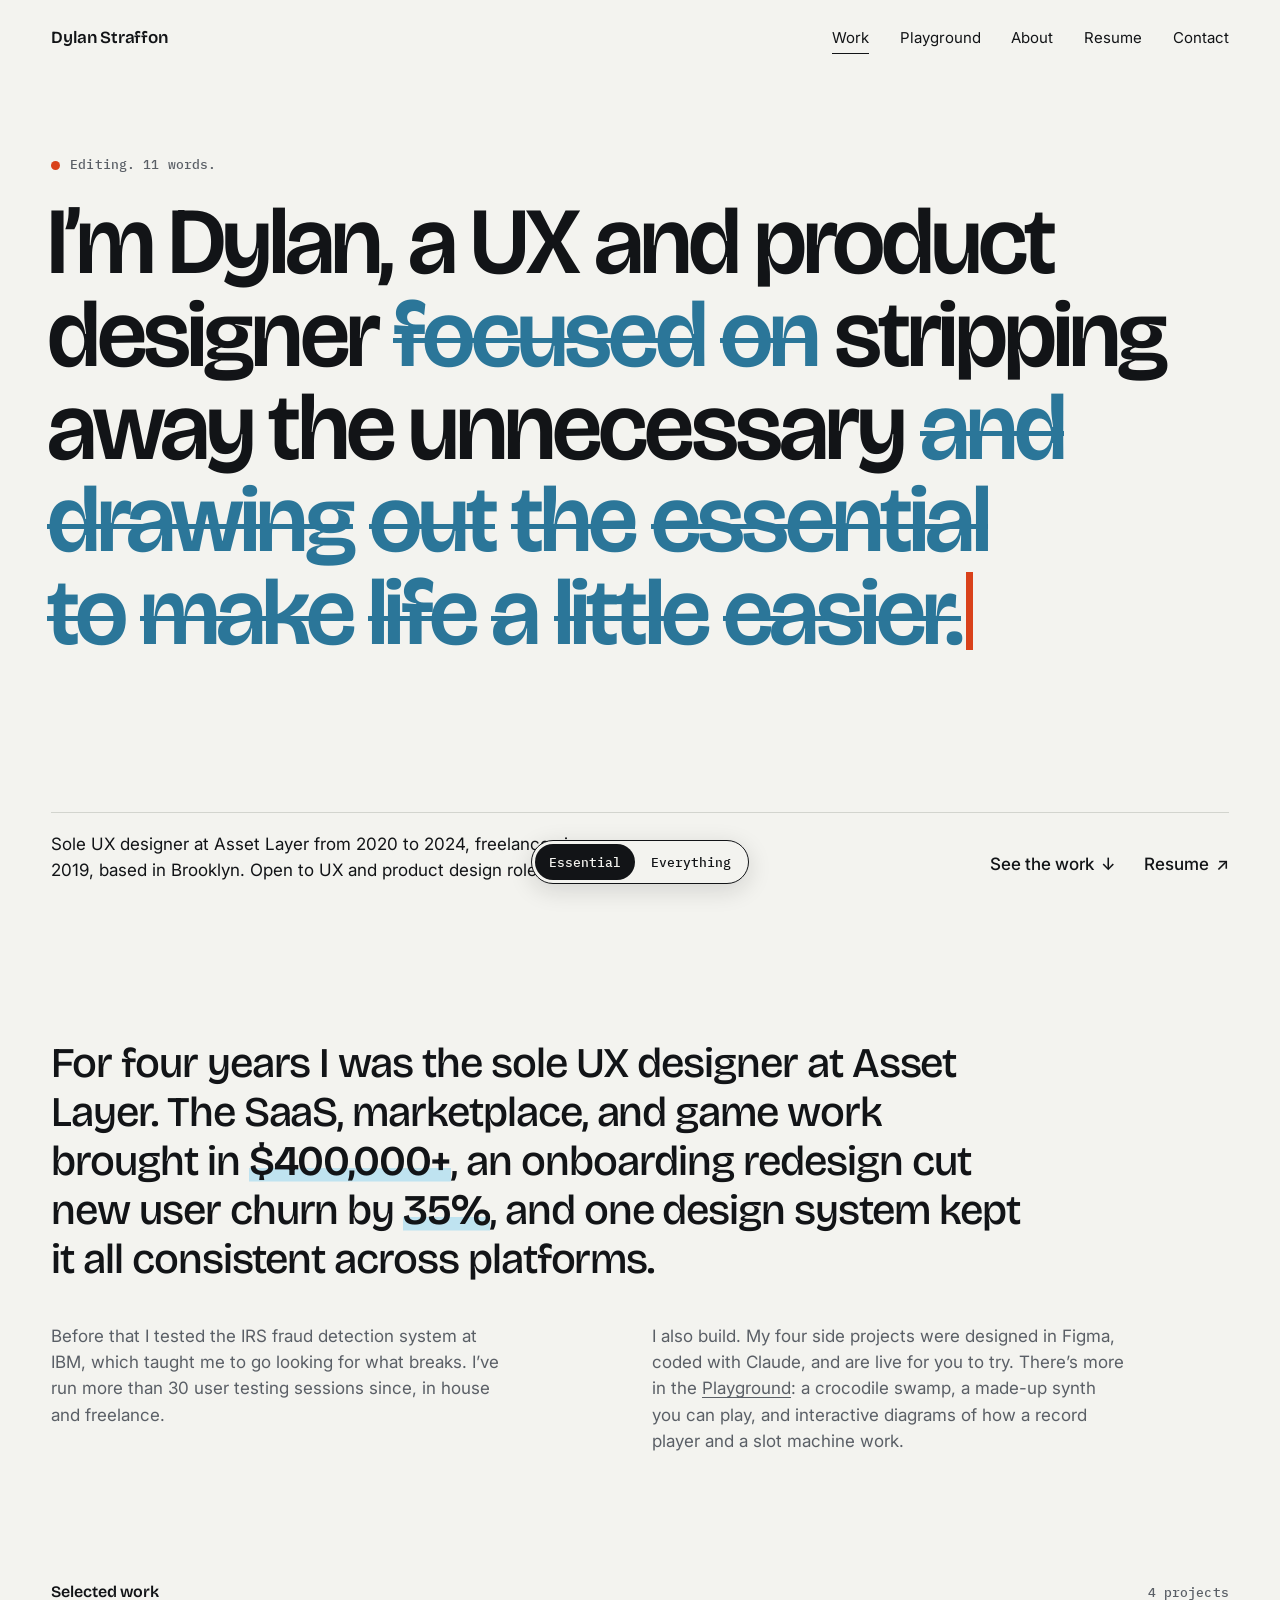
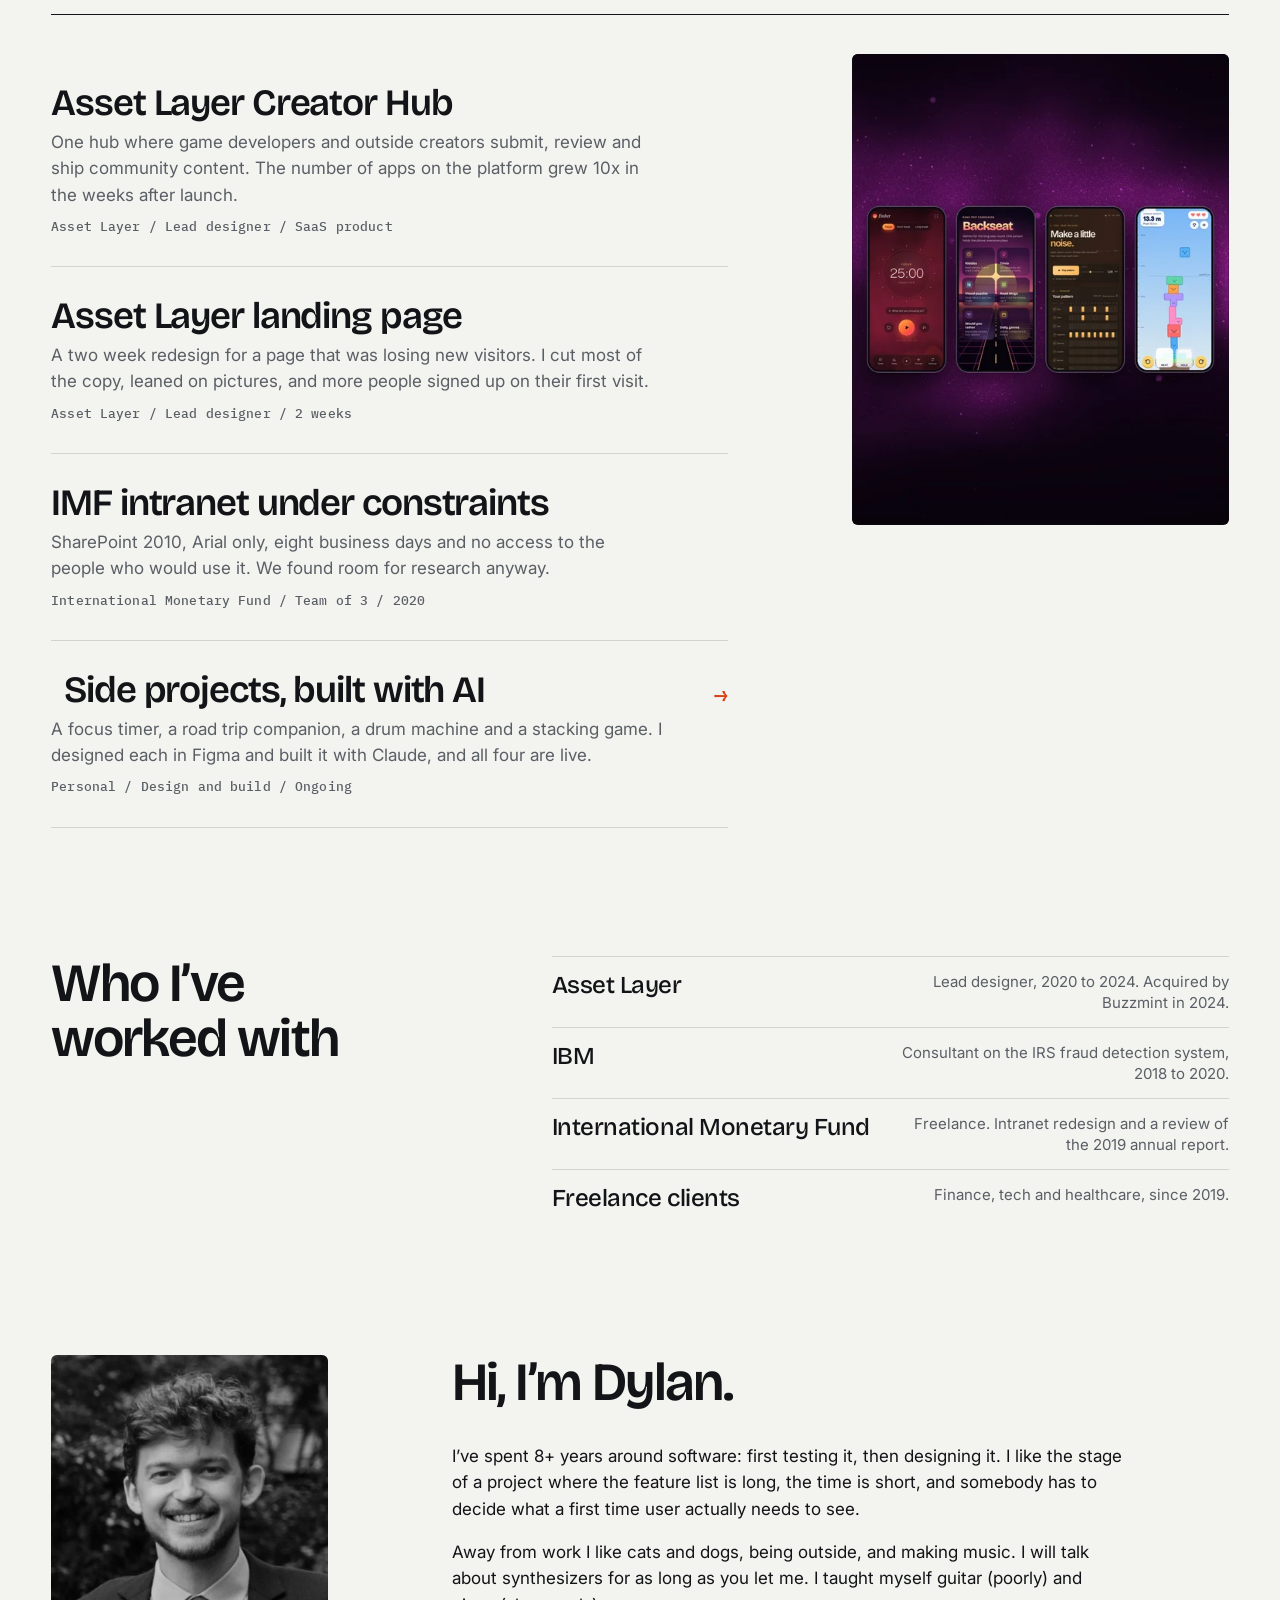
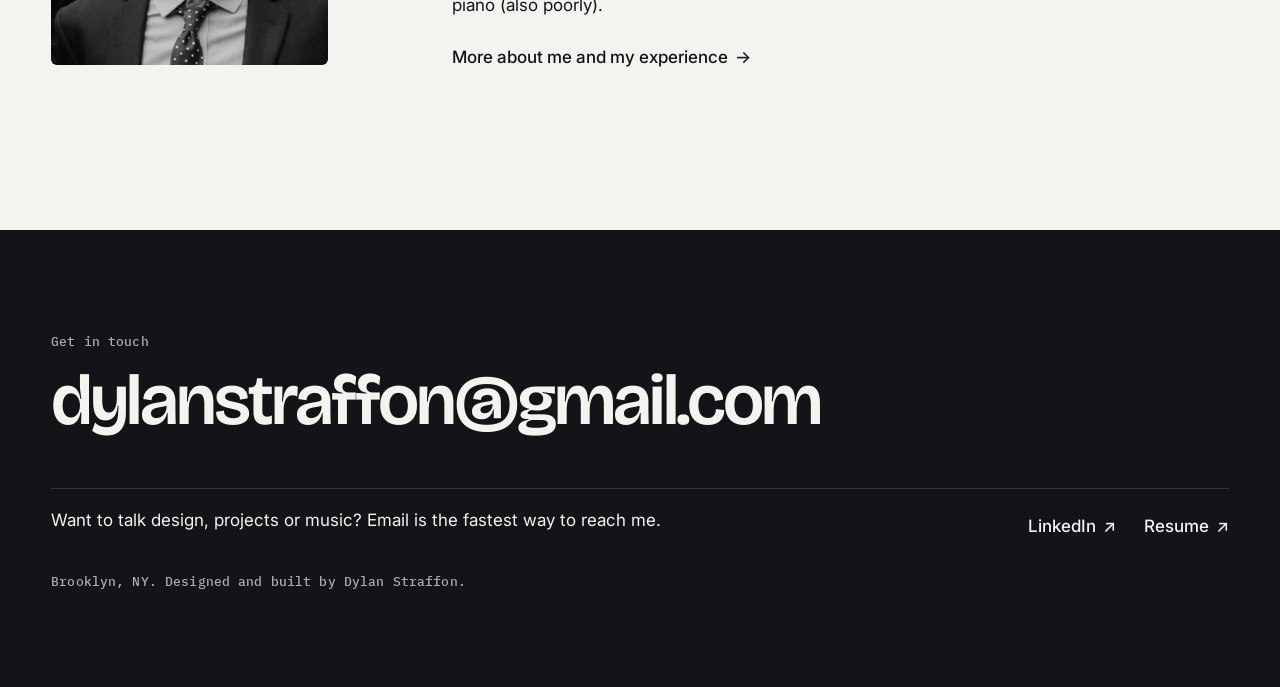
<file: index.html>
<!doctype html>
<html lang="en" class="no-js">
<head>
<meta charset="utf-8">
<meta name="viewport" content="width=device-width, initial-scale=1">
<title>Dylan Straffon, UX and product designer in Brooklyn</title>
<meta name="description" content="Portfolio of Dylan Straffon, a UX and product designer in Brooklyn. Former lead designer at Asset Layer, with freelance work for the International Monetary Fund.">
<link rel="canonical" href="https://www.dylanstraffon.com/">
<meta property="og:type" content="website">
<meta property="og:title" content="Dylan Straffon, UX and product designer in Brooklyn">
<meta property="og:description" content="Portfolio of Dylan Straffon, a UX and product designer in Brooklyn. Former lead designer at Asset Layer, with freelance work for the International Monetary Fund.">
<meta property="og:url" content="https://www.dylanstraffon.com/">
<meta property="og:image" content="https://www.dylanstraffon.com/images/og/headshot.jpg">
<meta name="twitter:card" content="summary_large_image">
<meta name="theme-color" content="#F3F3EF">
<link rel="icon" href="favicon.svg" type="image/svg+xml">
<script>(function(){var d=document.documentElement,m='essential';d.classList.remove('no-js');d.classList.add('js');try{m=localStorage.getItem('detail')||m}catch(e){}d.dataset.detail=m;try{if(m==='essential'&&!matchMedia('(prefers-reduced-motion: reduce)').matches&&!sessionStorage.getItem('edited'))d.classList.add('intro')}catch(e){}})()</script>
<link rel="preconnect" href="https://fonts.googleapis.com">
<link rel="preconnect" href="https://fonts.gstatic.com" crossorigin>
<link href="https://fonts.googleapis.com/css2?family=Bricolage+Grotesque:opsz,wght@12..96,500..700&family=IBM+Plex+Mono:wght@400;500&family=Inter:wght@400;500;600&display=swap" rel="stylesheet">
<link rel="stylesheet" href="styles.css">
<script type="application/ld+json">{"@context":"https://schema.org","@type":"Person","name":"Dylan Straffon","jobTitle":"UX and Product Designer","url":"https://www.dylanstraffon.com/","address":{"@type":"PostalAddress","addressLocality":"Brooklyn","addressRegion":"NY","addressCountry":"US"},"sameAs":["https://www.linkedin.com/in/dylan-straffon/"]}</script>
</head>
<body>
<a class="skip" href="#main">Skip to content</a>
<header class="wrap top">
  <a class="brand" href="index.html">Dylan Straffon</a>
  <nav class="nav" aria-label="Main">
    <a href="index.html#work" aria-current="page">Work</a>
    <a href="playground.html">Playground</a>
    <a href="about.html">About</a>
    <a href="https://drive.google.com/file/d/1WEjNAvvvb3r5d7Brk03BjblXCN2HUyRD/view?usp=sharing" target="_blank" rel="noopener">Resume</a>
    <a href="#contact">Contact</a>
  </nav>
</header>
<main id="main">
<section class="wrap hero">
  <div class="hero-main">
    <p class="hero-note mono"><i aria-hidden="true"></i><span data-count>11 words. The first draft had 24.</span></p>
    <h1 class="hero-line"><span class="w">I’m</span> <span class="w">Dylan,</span> <span class="w">a</span> <span class="w">UX</span> <span class="w">and</span> <span class="w">product</span> <span class="w">designer</span> <span class="w cut" aria-hidden="true">focused</span> <span class="w cut" aria-hidden="true">on</span> <span class="w">stripping</span> <span class="w">away</span> <span class="w">the</span> <span class="w">unnecessary<span class="dot-short">.</span></span> <span class="w cut" aria-hidden="true">and</span> <span class="w cut" aria-hidden="true">drawing</span> <span class="w cut" aria-hidden="true">out</span> <span class="w cut" aria-hidden="true">the</span> <span class="w cut" aria-hidden="true">essential</span> <span class="w cut" aria-hidden="true">to</span> <span class="w cut" aria-hidden="true">make</span> <span class="w cut" aria-hidden="true">life</span> <span class="w cut" aria-hidden="true">a</span> <span class="w cut" aria-hidden="true">little</span> <span class="w cut" aria-hidden="true">easier.</span><span class="caret" aria-hidden="true"></span></h1>
  </div>
  <div class="hero-foot">
    <p>Sole UX designer at Asset Layer from 2020 to 2024, freelance since 2019, based in Brooklyn. Open to UX and product design roles.</p>
    <div class="links"><a class="lk down" href="#work">See the work <span class="ar" aria-hidden="true">↓</span></a><a class="lk" href="https://drive.google.com/file/d/1WEjNAvvvb3r5d7Brk03BjblXCN2HUyRD/view?usp=sharing" target="_blank" rel="noopener">Resume <span class="ar" aria-hidden="true">↗</span></a></div>
  </div>
</section>

<section class="wrap sec statement" aria-label="Summary">
  <div class="grid">
    <p class="rv">For four years I was the sole UX designer at Asset Layer. The SaaS, marketplace, and game work brought in <b>$400,000+</b>, an onboarding redesign cut new user churn by <b>35%</b>, and one design system kept it all consistent across platforms.</p>
    <p class="aside rv">Before that I tested the IRS fraud detection system at IBM, which taught me to go looking for what breaks. I’ve run more than 30 user testing sessions since, in house and freelance.</p>
    <p class="aside rv">I also build. My four side projects were designed in Figma, coded with Claude, and are live for you to try. There’s more in the <a href="playground.html">Playground</a>: a crocodile swamp, a made-up synth you can play, and interactive diagrams of how a record player and a slot machine work.</p>
  </div>
</section>

<section class="wrap" id="work" aria-labelledby="work-h">
  <div class="sec-head"><h2 id="work-h">Selected work</h2><span class="mono muted">4 projects</span></div>
  <div class="work">
    <ul class="work-list">
      <li class="work-item on"><a href="creator-hub.html">
        <span class="thumb cover" style="background:#0A1E22"><img src="images/home/tile-creator-hub-mobile-700.webp" srcset="images/home/tile-creator-hub-mobile-700.webp 700w, images/home/tile-creator-hub-mobile.webp 1040w" sizes="calc(100vw - 40px)" width="1040" height="650" alt="Creator Hub dashboard on a laptop, with a list of apps, a revenue chart and collection stats" loading="lazy" decoding="async"></span>
        <h3>Asset Layer Creator Hub</h3><span class="ar" aria-hidden="true">→</span>
        <p>One hub where game developers and outside creators submit, review and ship community content. The number of apps on the platform grew 10x in the weeks after launch.</p>
        <span class="meta mono">Asset Layer / Lead designer / SaaS product</span>
      </a></li>
      <li class="work-item"><a href="landing-page.html">
        <span class="thumb cover" style="background:#071233"><img src="images/home/tile-landing-page-mobile-700.webp" srcset="images/home/tile-landing-page-mobile-700.webp 700w, images/home/tile-landing-page-mobile.webp 1040w" sizes="calc(100vw - 40px)" width="1040" height="650" alt="Redesigned Asset Layer landing page on a desktop monitor, with a laptop beside it showing a feature section" loading="lazy" decoding="async"></span>
        <h3>Asset Layer landing page</h3><span class="ar" aria-hidden="true">→</span>
        <p>A two week redesign for a page that was losing new visitors. I cut most of the copy, leaned on pictures, and more people signed up on their first visit.</p>
        <span class="meta mono">Asset Layer / Lead designer / 2 weeks</span>
      </a></li>
      <li class="work-item"><a href="imf.html">
        <span class="thumb cover" style="background:#04140A"><img src="images/home/tile-imf-mobile-700.webp" srcset="images/home/tile-imf-mobile-700.webp 700w, images/home/tile-imf-mobile.webp 1040w" sizes="calc(100vw - 40px)" width="1040" height="650" alt="Whiteboard of green marker sketches for the intranet's home, about, and news and events pages" loading="lazy" decoding="async"></span>
        <h3>IMF intranet under constraints</h3><span class="ar" aria-hidden="true">→</span>
        <p>SharePoint 2010, Arial only, eight business days and no access to the people who would use it. We found room for research anyway.</p>
        <span class="meta mono">International Monetary Fund / Team of 3 / 2020</span>
      </a></li>
      <li class="work-item"><a href="side-projects.html">
        <span class="thumb cover" style="background:#1A0B22"><img src="images/home/tile-side-projects-mobile-700.webp" srcset="images/home/tile-side-projects-mobile-700.webp 700w, images/home/tile-side-projects-mobile.webp 1040w" sizes="calc(100vw - 40px)" width="1040" height="650" alt="Four phones showing Pomodoro Pal, Backseat, 808 Pocket and Wobble Tower" loading="lazy" decoding="async"></span>
        <h3>Side projects, built with AI</h3><span class="ar" aria-hidden="true">→</span>
        <p>A focus timer, a road trip companion, a drum machine and a stacking game. I designed each in Figma and built it with Claude, and all four are live.</p>
        <span class="meta mono">Personal / Design and build / Ongoing</span>
      </a></li>
    </ul>
    <div class="work-stage" aria-hidden="true">
      <div class="pane on cover" style="background:#0A1E22"><img src="images/home/tile-creator-hub-1050.webp" srcset="images/home/tile-creator-hub-1050.webp 1050w, images/home/tile-creator-hub.webp 2098w" sizes="(max-width:860px) 100vw, 66vw" width="2098" height="1218" alt="" loading="lazy" decoding="async"></div>
      <div class="pane cover" style="background:#071233"><img src="images/home/tile-landing-page-1050.webp" srcset="images/home/tile-landing-page-1050.webp 1050w, images/home/tile-landing-page.webp 2098w" sizes="(max-width:860px) 100vw, 66vw" width="2098" height="1218" alt="" loading="lazy" decoding="async"></div>
      <div class="pane cover" style="background:#04140A"><img src="images/home/tile-imf-1050.webp" srcset="images/home/tile-imf-1050.webp 1050w, images/home/tile-imf.webp 2098w" sizes="(max-width:860px) 100vw, 66vw" width="2098" height="1218" alt="" loading="lazy" decoding="async"></div>
      <div class="pane cover" style="background:#1A0B22"><img src="images/home/tile-side-projects-1050.webp" srcset="images/home/tile-side-projects-1050.webp 1050w, images/home/tile-side-projects.webp 2098w" sizes="(max-width:860px) 100vw, 66vw" width="2098" height="1218" alt="" loading="lazy" decoding="async"></div>
    </div>
  </div>
</section>

<section class="wrap sec" aria-labelledby="who-h">
  <div class="clients">
    <h2 class="big rv" id="who-h">Who I’ve worked with</h2>
    <ul class="rv">
      <li>Asset Layer <span>Lead designer, 2020 to 2024. Acquired by Buzzmint in 2024.</span></li>
      <li>IBM <span>Consultant on the IRS fraud detection system, 2018 to 2020.</span></li>
      <li>International Monetary Fund <span>Freelance. Intranet redesign and a review of the 2019 annual report.</span></li>
      <li>Freelance clients <span>Finance, tech and healthcare, since 2019.</span></li>
    </ul>
  </div>
</section>

<section class="wrap" aria-labelledby="me-h" style="padding-bottom:clamp(40px,6vw,90px)">
  <div class="me">
    <div class="pic rv"><img src="images/about/headshot.webp" sizes="(max-width:860px) 40vw, 330px" width="422" height="474" alt="Black and white portrait of Dylan Straffon, smiling, in a jacket and tie" loading="lazy" decoding="async"></div>
    <div class="txt">
      <h2 class="big rv" id="me-h">Hi, I’m Dylan.</h2>
      <p class="rv">I’ve spent 8+ years around software: first testing it, then designing it. I like the stage of a project where the feature list is long, the time is short, and somebody has to decide what a first time user actually needs to see.</p>
      <p class="rv">Away from work I like cats and dogs, being outside, and making music. I will talk about synthesizers for as long as you let me. I taught myself guitar (poorly) and piano (also poorly).</p>
      <p class="rv" style="margin-top:1.2em"><a class="lk" href="about.html">More about me and my experience <span class="ar" aria-hidden="true">→</span></a></p>
    </div>
  </div>
</section>
</main>
<footer class="foot" id="contact">
  <div class="wrap">
    <p class="mono">Get in touch</p>
    <h2><a href="mailto:dylanstraffon@gmail.com">dylanstraffon@gmail.com</a></h2>
    <div class="foot-row">
      <p>Want to talk design, projects or music? Email is the fastest way to reach me.</p>
      <ul>
        <li><a class="lk" href="https://www.linkedin.com/in/dylan-straffon/" target="_blank" rel="noopener">LinkedIn <span class="ar" aria-hidden="true">↗</span></a></li>
        <li><a class="lk" href="https://drive.google.com/file/d/1WEjNAvvvb3r5d7Brk03BjblXCN2HUyRD/view?usp=sharing" target="_blank" rel="noopener">Resume <span class="ar" aria-hidden="true">↗</span></a></li>
      </ul>
    </div>
    <p class="mono" style="margin-top:28px">Brooklyn, NY. Designed and built by Dylan Straffon.</p>
  </div>
</footer>
<div class="detail" role="group" aria-label="How much detail to show">
  <button type="button" data-mode="essential" aria-pressed="true">Essential</button>
  <button type="button" data-mode="everything" aria-pressed="false">Everything</button>
</div>
<script src="main.js" defer></script>
</body>
</html>
</file>
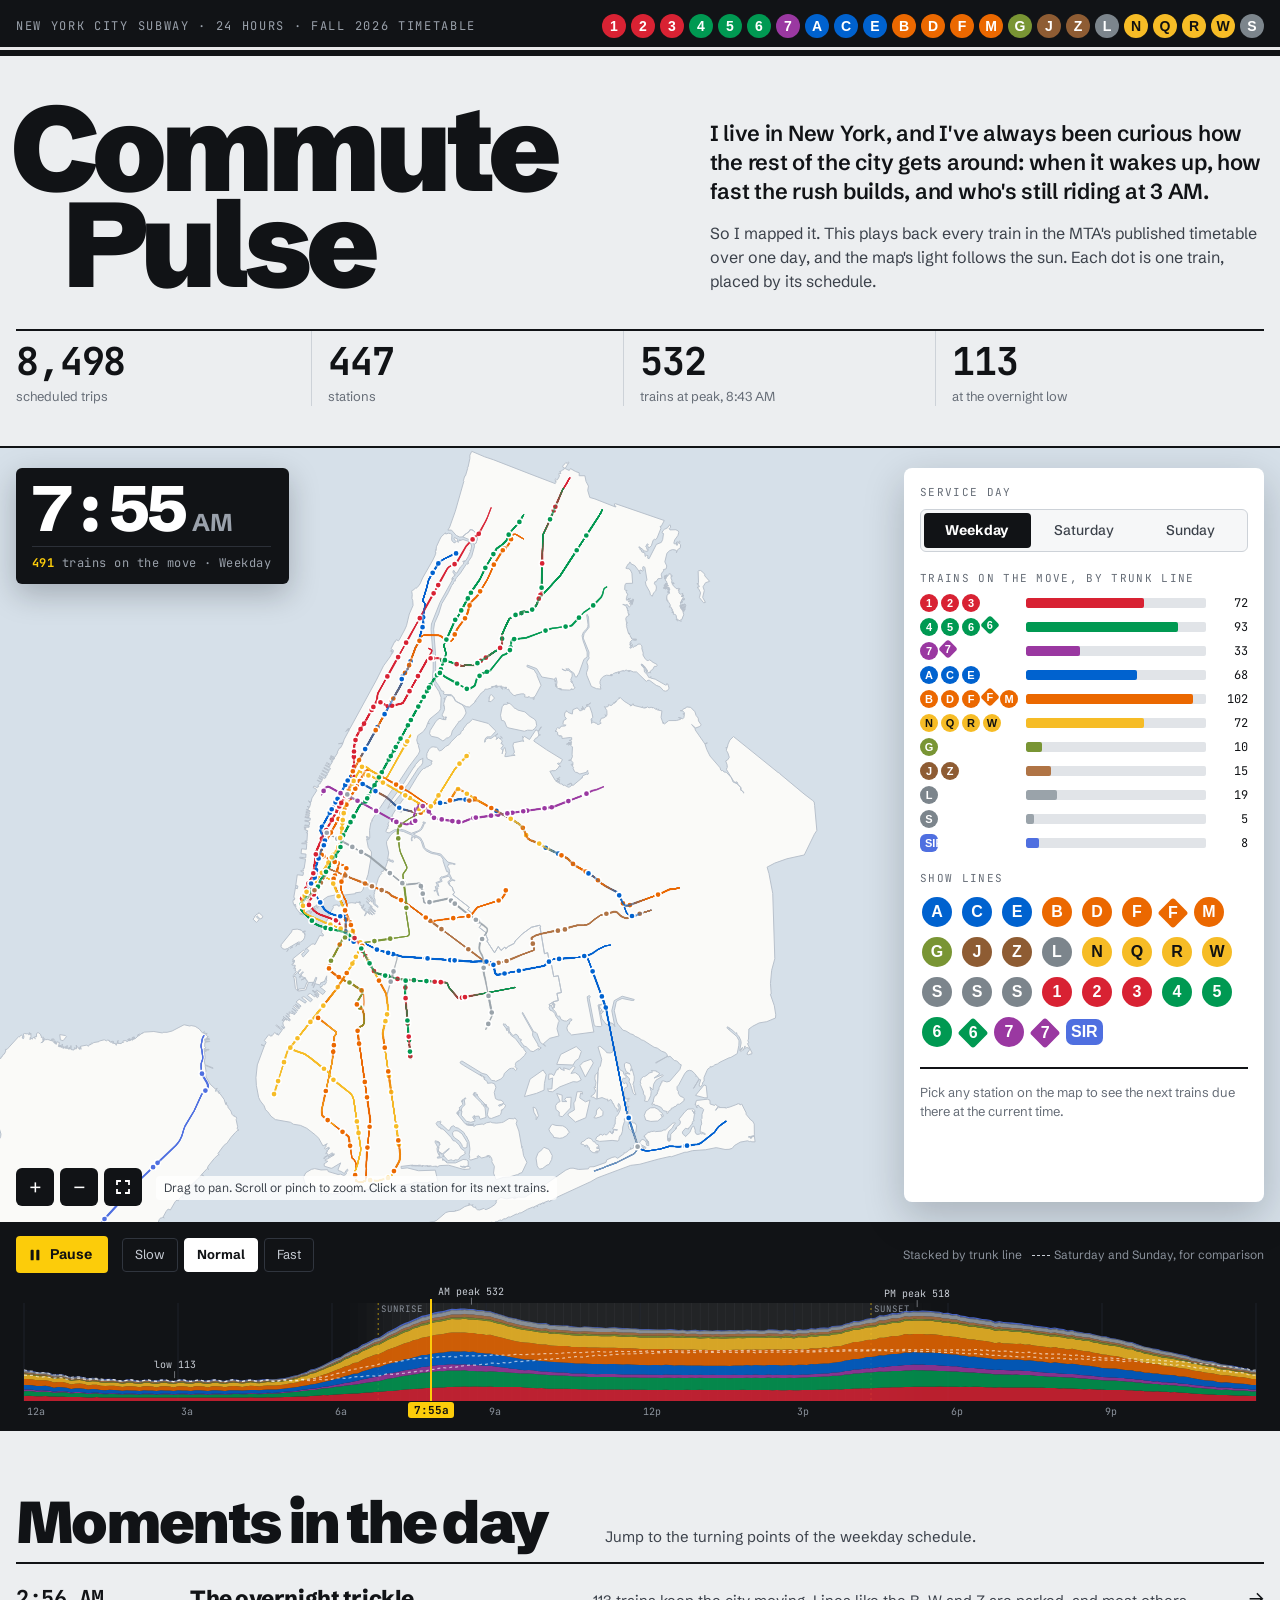
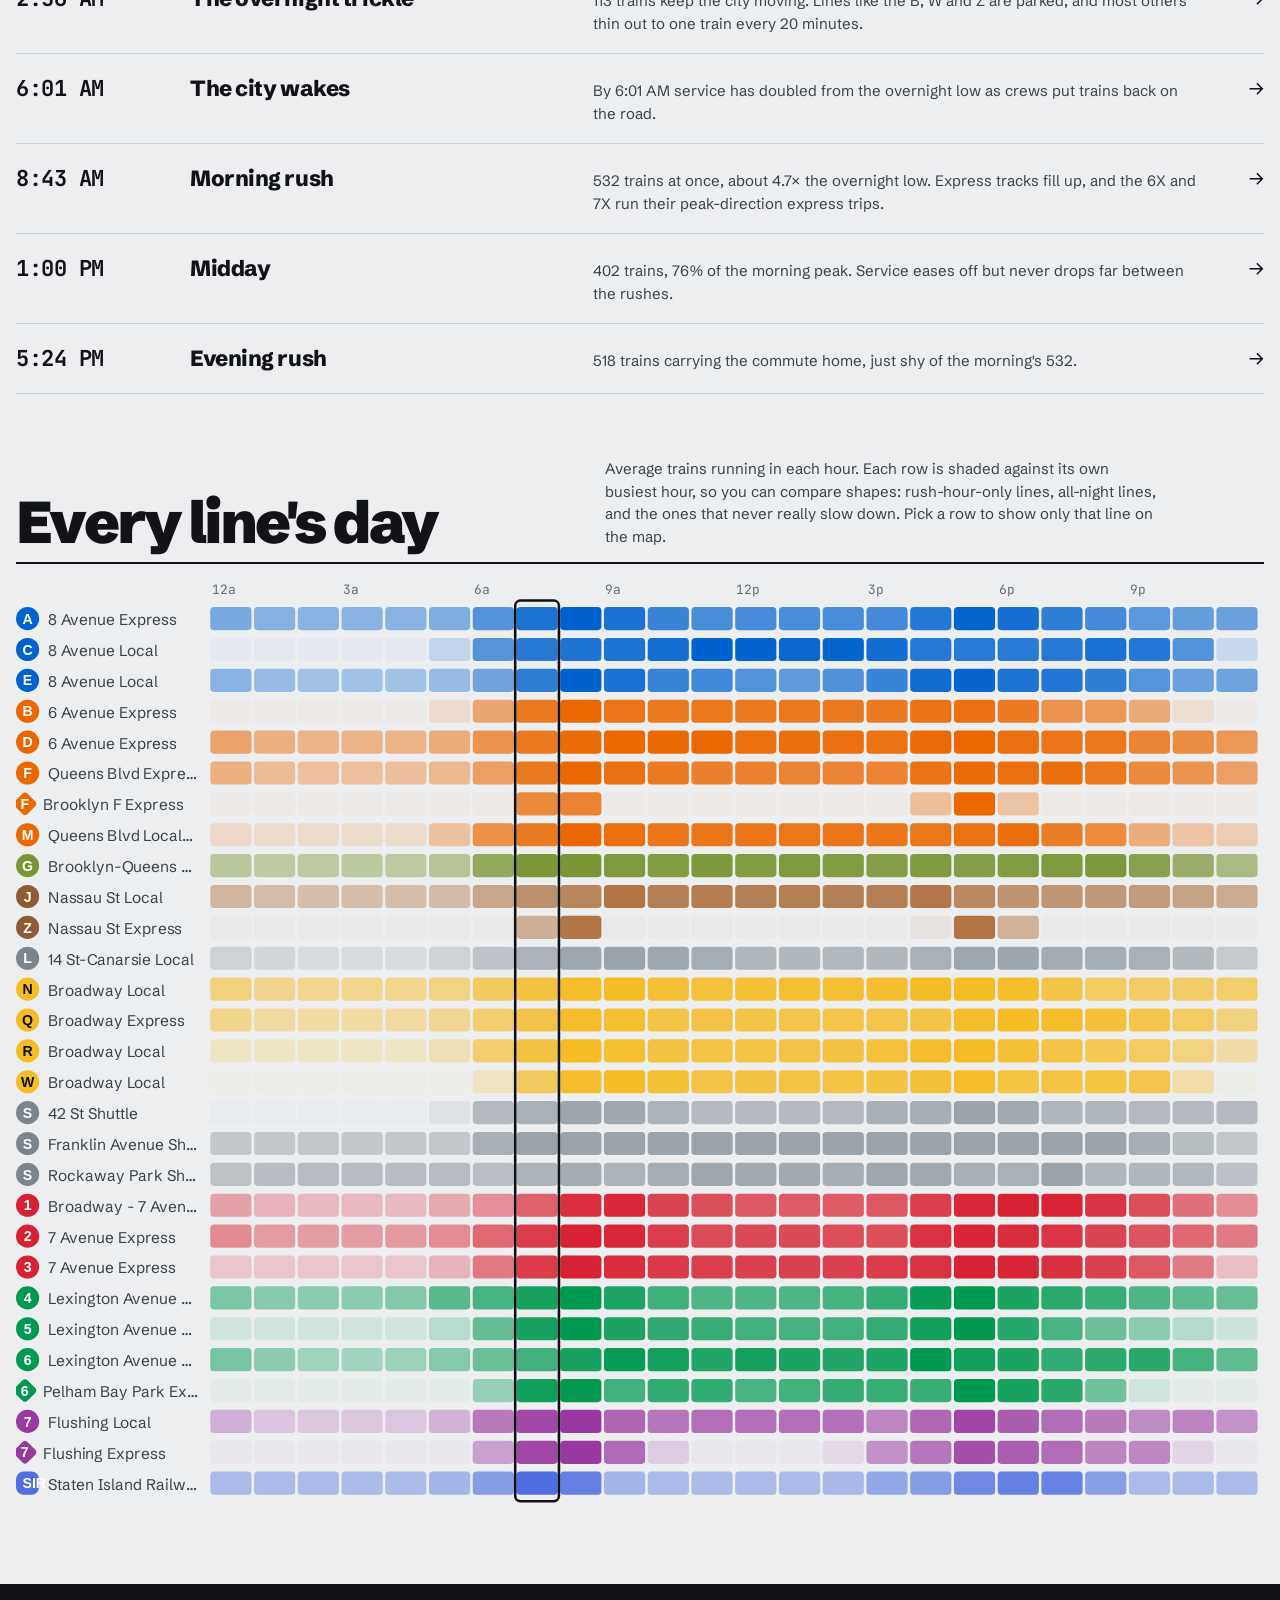
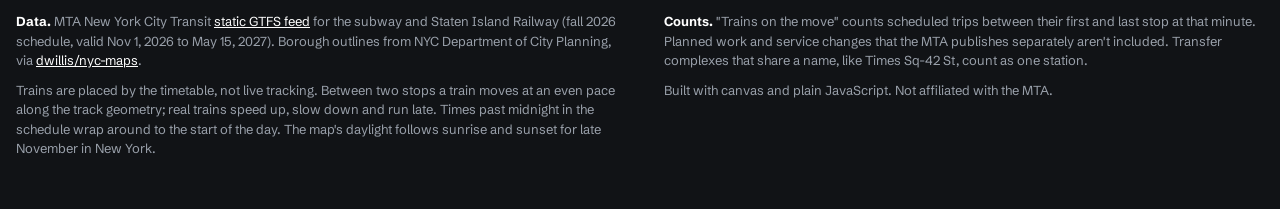
<file: playground/commute-pulse/index.html>
<!doctype html>
<html lang="en">
<head>
<meta charset="utf-8">
<meta name="viewport" content="width=device-width, initial-scale=1, viewport-fit=cover">
<title>Commute Pulse</title>
<meta name="claude:viewport-fit-sides" content="cover">
<meta name="description" content="Every scheduled New York City subway train over 24 hours, animated from the MTA's open GTFS timetable. The map's light follows the sun.">
<meta property="og:title" content="Commute Pulse">
<meta property="og:description" content="24 hours of the New York City subway, every scheduled train, on one map.">
<link rel="preconnect" href="https://fonts.googleapis.com">
<link rel="preconnect" href="https://fonts.gstatic.com" crossorigin>
<link rel="stylesheet" href="https://fonts.googleapis.com/css2?family=Schibsted+Grotesk:wght@400;500;600;700;800;900&family=JetBrains+Mono:wght@400;500;700&display=swap">
<style>
/* Layout: the platform. Black signage bands bracket the page like station signs; the map runs edge to edge between them and its light follows the sun. */
:root{
  --bg:#eceef0;          /* station tile, cool grey */
  --surface:#ffffff;     /* cards, the panel */
  --surface-2:#f6f7f8;
  --line:#cdd2d8;        /* hairlines */
  --line-soft:#e1e4e8;
  --fg:#111316;          /* ink, also the sign band */
  --fg-2:#3b414a;
  --muted:#656c76;
  --sign:#111316;
  --sign-ink:#ffffff;
  --sign-muted:#9aa1ab;
  --hi:#fccc0a;          /* platform-edge yellow: focus, playhead */
  --font-display:"Schibsted Grotesk","Helvetica Neue",Helvetica,Arial,sans-serif;
  --font-body:"Schibsted Grotesk","Helvetica Neue",Helvetica,Arial,sans-serif;
  --font-mono:"JetBrains Mono",ui-monospace,"SFMono-Regular",Menlo,monospace;
  --gut:max(16px,env(safe-area-inset-left,0px));
  --gut-r:max(16px,env(safe-area-inset-right,0px));
  color-scheme:light;
}
*{box-sizing:border-box}
html,body{background:var(--bg);color:var(--fg);margin:0}
body{font-family:var(--font-body);font-size:16px;line-height:1.5;padding-block:0 0}
.wrap{max-width:1360px;margin:0 auto;padding-left:var(--gut);padding-right:var(--gut-r)}
button{font:inherit;color:inherit}
:focus-visible{outline:3px solid var(--hi);outline-offset:2px}
.num{font-family:var(--font-mono);font-variant-numeric:tabular-nums}
.skip{position:absolute;left:12px;top:-60px;background:var(--hi);color:var(--fg);padding:8px 12px;border-radius:4px;z-index:20;font-weight:600}
.skip:focus{top:12px}

/* the sign band */
.sign{background:var(--sign);color:var(--sign-ink);border-bottom:6px solid var(--sign)}
.sign::after{content:"";display:block;height:3px;background:var(--sign-ink);opacity:.9;margin-top:-9px;position:relative}
.sign-in{display:flex;flex-wrap:wrap;align-items:center;justify-content:space-between;gap:10px 24px;padding-block:14px 18px}
.sign-meta{font-family:var(--font-mono);font-size:12px;letter-spacing:.14em;text-transform:uppercase;color:var(--sign-muted)}
.sign-bullets{display:flex;flex-wrap:wrap;gap:5px}
.sign-bullets .bul{width:24px;height:24px;font-size:14px}

/* intro */
.intro{display:grid;grid-template-columns:minmax(0,1.15fr) minmax(0,1fr);gap:28px 56px;padding-block:44px 40px;align-items:end}
h1{font-family:var(--font-display);font-weight:900;font-size:clamp(60px,9.4vw,150px);line-height:.8;letter-spacing:-.055em;margin:0 0 0 -.04em;text-wrap:balance}
h1 .ln{display:block}
h1 .ln:last-child{padding-left:.42em}
.intro-copy{display:grid;gap:14px;max-width:56ch}
.lede{font-size:clamp(20px,1.7vw,24px);line-height:1.32;font-weight:600;letter-spacing:-.012em;margin:0;text-wrap:pretty}
.dek{color:var(--fg-2);margin:0;font-size:16px;text-wrap:pretty}
.stats{grid-column:1/-1;display:grid;grid-template-columns:repeat(4,minmax(0,1fr));border-top:2px solid var(--fg);margin:8px 0 0}
.stat{padding:12px 16px 0 0;border-right:1px solid var(--line);margin-right:16px}
.stat:last-child{border-right:0}
.stat b{display:block;font-family:var(--font-mono);font-weight:700;font-size:clamp(28px,3vw,40px);line-height:1;letter-spacing:-.03em}
.stat span{display:block;margin-top:6px;font-size:13px;color:var(--muted)}

/* stage: full-bleed map with the panel floating on it */
.stage{position:relative;border-top:2px solid var(--fg)}
.map-wrap{position:relative;height:min(86vh,900px);min-height:520px;overflow:hidden;background:#dfe6ec;touch-action:none;cursor:grab}
.map-wrap.drag{cursor:grabbing}
.map-wrap canvas{position:absolute;inset:0;width:100%;height:100%;display:block}
.clock{position:absolute;left:var(--gut);top:20px;pointer-events:none;background:var(--sign);color:var(--sign-ink);border-radius:6px;padding:12px 18px 12px 16px;box-shadow:0 10px 30px rgba(10,14,22,.25)}
.clock .t{font-family:var(--font-display);font-weight:800;font-size:clamp(40px,5vw,64px);line-height:.9;letter-spacing:-.04em;font-variant-numeric:tabular-nums}
.clock .t small{font-size:.38em;font-weight:700;margin-left:6px;letter-spacing:.02em;color:var(--sign-muted)}
.clock .n{font-family:var(--font-mono);font-size:12px;color:var(--sign-muted);margin-top:8px;letter-spacing:.04em;border-top:1px solid #2c3038;padding-top:7px}
.clock .n b{color:var(--hi);font-weight:700}
.zoom{position:absolute;left:var(--gut);bottom:16px;display:flex;gap:6px}
.zoom button{width:38px;height:38px;border-radius:6px;border:0;background:var(--sign);color:var(--sign-ink);cursor:pointer;font-size:20px;line-height:1;display:grid;place-items:center;transition:transform .15s}
.zoom button:hover{transform:translateY(-2px)}
.zoom button:active{transform:translateY(0) scale(.95)}
.zoom svg{width:16px;height:16px;fill:none;stroke:currentColor;stroke-width:1.8}
.legend-hint{position:absolute;left:calc(var(--gut) + 140px);bottom:22px;font-size:12px;color:var(--fg-2);pointer-events:none;background:rgba(255,255,255,.8);padding:3px 8px;border-radius:4px}
.loading{position:absolute;inset:0;display:grid;place-items:center;font-family:var(--font-mono);font-size:13px;color:var(--fg-2);letter-spacing:.08em}

.tip{position:absolute;pointer-events:none;background:var(--surface);color:var(--fg);border:1px solid var(--line);border-radius:6px;padding:8px 10px;font-size:13px;line-height:1.35;max-width:260px;box-shadow:0 10px 28px rgba(10,14,22,.18);z-index:5;display:none}
.tip b{font-weight:700}
.tip .k{color:var(--muted);font-size:12px}

/* bullets: the round route signs */
.bul{display:inline-grid;place-items:center;width:22px;height:22px;border-radius:50%;font-weight:700;font-size:13px;line-height:1;color:#fff;flex:none;letter-spacing:0;font-family:"Helvetica Neue",Helvetica,Arial,sans-serif}
.bul.dark{color:#111}
.bul.x{border-radius:3px;transform:rotate(45deg);width:18px;height:18px}
.bul.x>i{transform:rotate(-45deg);font-style:normal}
.bul.sir{width:auto;border-radius:6px;padding:0 5px;font-size:11px}
.bul.sm{width:18px;height:18px;font-size:11px}
.bul.sm.x{width:14px;height:14px}

/* panel */
.panel{position:absolute;right:var(--gut-r);top:20px;bottom:20px;width:360px;background:var(--surface);border-radius:8px;padding:16px 16px 14px;display:flex;flex-direction:column;gap:18px;overflow:auto;box-shadow:0 14px 40px rgba(10,14,22,.22)}
.ph{font-family:var(--font-display);font-weight:800;font-size:22px;line-height:1.1;letter-spacing:-.02em;margin:0}
.psub{color:var(--muted);font-size:13px;margin:4px 0 0}
.seg{display:flex;background:var(--surface-2);border:1px solid var(--line);border-radius:6px;padding:3px}
.seg button{flex:1;border:0;background:transparent;border-radius:4px;padding:7px 8px;font-size:14px;cursor:pointer;color:var(--fg-2);font-weight:500;transition:background .15s}
.seg button:hover{background:var(--line-soft)}
.seg button[aria-pressed="true"]{background:var(--fg);color:var(--sign-ink);font-weight:700}
.lbl{font-family:var(--font-mono);font-size:11px;letter-spacing:.12em;text-transform:uppercase;color:var(--muted);margin:0 0 8px}
.bars{display:grid;grid-template-columns:auto minmax(0,1fr) 34px;gap:6px 8px;align-items:center;font-size:13px}
.bars .b{display:flex;gap:3px;flex-wrap:wrap}
.bars .track{height:10px;border-radius:2px;background:var(--line-soft);overflow:hidden}
.bars .fill{height:100%;border-radius:2px;transition:width .25s linear}
.bars .v{text-align:right;font-family:var(--font-mono);font-size:12px;color:var(--fg)}
.lines{display:flex;flex-wrap:wrap;gap:6px}
.lines button{border:0;background:transparent;padding:2px;border-radius:50%;cursor:pointer;opacity:1;transition:opacity .15s, transform .15s}
.lines button .bul{width:30px;height:30px;font-size:16px}
.lines button .bul.x{width:22px;height:22px}
.lines button .bul.sir{width:auto;height:26px;border-radius:7px}
.lines.some button[aria-pressed="false"]{opacity:.25}
.lines button:hover{transform:translateY(-2px)}
.lines button:active{transform:scale(.92)}
.clear{background:transparent;border:1px solid var(--line);border-radius:4px;padding:3px 10px;font-size:12px;color:var(--fg-2);cursor:pointer;margin-left:auto}
.clear:hover{border-color:var(--fg)}
.row{display:flex;align-items:center;gap:8px}
.station{border-top:2px solid var(--fg);padding-top:14px}
.station .ph{font-size:21px}
.dep{list-style:none;margin:10px 0 0;padding:0;display:grid}
.dep li{display:grid;grid-template-columns:auto minmax(0,1fr) auto;gap:8px;align-items:center;font-size:14px;padding:6px 0;border-bottom:1px solid var(--line-soft)}
.dep .hs{white-space:nowrap;overflow:hidden;text-overflow:ellipsis;color:var(--fg)}
.dep .m{font-family:var(--font-mono);font-size:12px;color:var(--fg);font-weight:700}
.dep .m small{color:var(--muted);font-weight:400}
.hint{font-size:13px;color:var(--muted);margin:0}
.x-btn{background:transparent;border:0;color:var(--muted);cursor:pointer;font-size:20px;line-height:1;padding:2px 4px;margin-left:auto}
.x-btn:hover{color:var(--fg)}

/* timeline: the second sign band */
.timeline{background:var(--sign);color:var(--sign-ink);--fg:#fff;--fg-2:#c9ced6;--muted:#8b929c;--line:#30353e;--line-soft:#1f232a}
.timeline .wrap{padding-block:14px 10px}
.tl-head{display:flex;flex-wrap:wrap;gap:10px 14px;align-items:center}
.play{display:inline-flex;align-items:center;gap:8px;background:var(--hi);color:#111;border:0;border-radius:4px;padding:8px 16px 8px 12px;font-weight:700;cursor:pointer;font-size:14px;transition:transform .15s}
.play:hover{transform:translateY(-2px)}
.play:active{transform:scale(.96)}
.play svg{width:14px;height:14px;fill:currentColor}
.chips{display:flex;flex-wrap:wrap;gap:6px}
.chip{background:transparent;border:1px solid var(--line);border-radius:4px;padding:6px 12px;font-size:13px;cursor:pointer;color:var(--fg-2);transition:border-color .15s, color .15s}
.chip:hover{border-color:var(--fg);color:var(--fg)}
.chip[aria-pressed="true"]{background:var(--fg);color:var(--sign);border-color:var(--fg);font-weight:700}
.tl-note{margin-left:auto;font-size:12px;color:var(--muted)}
.tl-note i{display:inline-block;width:18px;border-top:1.5px dashed var(--fg-2);vertical-align:middle;margin:0 4px 0 10px}
#tl{display:block;width:100%;height:140px;margin-top:8px;cursor:ew-resize;touch-action:none}
#tl .axis text{font-family:var(--font-mono);font-size:10px;fill:var(--muted)}
#tl .grid{stroke:var(--line-soft)}
#tl .ghost{fill:none;stroke:#fff;stroke-width:1.2;stroke-dasharray:3 3;opacity:.6}
#tl .head line{stroke:var(--hi);stroke-width:2}
#tl .head rect{fill:var(--hi)}
#tl .head text{font-family:var(--font-mono);font-size:11px;fill:#111;font-weight:700}
#tl .ann text{font-family:var(--font-mono);font-size:10px;fill:var(--fg-2)}
#tl .ann line{stroke:var(--fg-2);stroke-width:1;opacity:.5}
#tl .sun text{font-family:var(--font-mono);font-size:9px;fill:var(--muted);letter-spacing:.1em}

/* sections */
section.more{margin-top:64px}
.sh{display:grid;grid-template-columns:minmax(0,1fr) minmax(0,1.2fr);gap:8px 40px;align-items:end;border-bottom:2px solid var(--fg);padding-bottom:14px;margin-bottom:0}
h2{font-family:var(--font-display);font-weight:900;font-size:clamp(36px,4.6vw,64px);line-height:.9;margin:0;letter-spacing:-.045em;text-wrap:balance}
.sh p{color:var(--fg-2);font-size:15px;margin:0;max-width:62ch;text-wrap:pretty}

/* moments: a departures board */
.moments{list-style:none;margin:0;padding:0}
.moment{width:100%;text-align:left;background:transparent;border:0;border-bottom:1px solid var(--line);padding:18px 0;cursor:pointer;display:grid;grid-template-columns:150px minmax(0,1fr) minmax(0,1.6fr) 40px;gap:8px 24px;align-items:baseline;transition:background .2s, padding .25s cubic-bezier(.2,.7,.2,1)}
.moment:hover{background:var(--surface);padding-left:14px}
.moment .mt{font-family:var(--font-mono);font-weight:700;font-size:22px;letter-spacing:-.02em}
.moment b{font-family:var(--font-display);font-size:22px;line-height:1.15;font-weight:800;letter-spacing:-.02em}
.moment span.d{font-size:15px;color:var(--fg-2);text-wrap:pretty}
.moment .go{justify-self:end;font-size:20px;transition:transform .25s cubic-bezier(.2,.7,.2,1)}
.moment:hover .go{transform:translateX(6px)}

.heat-wrap{padding:16px 0 8px;overflow-x:auto}
#heat{display:block;width:100%}
#heat .rl{cursor:pointer}
#heat .rl:hover .bg{fill:var(--surface)}
#heat text{font-family:var(--font-mono);font-size:10px;fill:var(--muted)}
#heat .now{fill:none;stroke:var(--fg);stroke-width:2}

footer{margin-top:72px;background:var(--sign);color:var(--sign-muted);font-size:13px}
footer .wrap{display:grid;grid-template-columns:1fr 1fr;gap:24px 48px;padding-block:28px 40px}
footer p{margin:0 0 10px;text-wrap:pretty}
footer b{color:var(--sign-ink)}
footer a{color:var(--sign-ink)}

@media (max-width:1000px){
  .panel{position:static;width:auto;margin:0;border-radius:0;box-shadow:none;border-bottom:2px solid var(--fg);padding-left:var(--gut);padding-right:var(--gut-r);overflow:visible}
  .map-wrap{height:72vh;min-height:420px}
  .moment{grid-template-columns:120px minmax(0,1fr) 30px}
  .moment span.d{grid-column:2/3}
  .moment .go{grid-row:1;grid-column:3}
}
@media (max-width:760px){
  .intro{grid-template-columns:minmax(0,1fr);padding-block:32px 28px}
  .stats{grid-template-columns:repeat(2,minmax(0,1fr));row-gap:14px}
  .stat:nth-child(2){border-right:0}
  .sh{grid-template-columns:minmax(0,1fr)}
  footer .wrap{grid-template-columns:minmax(0,1fr)}
  .tl-note{margin-left:0}
  .legend-hint{display:none}
  .sign-bullets{display:none}
  .moment{grid-template-columns:minmax(0,1fr) 30px}
  .moment .mt{grid-column:1}
  .moment b,.moment span.d{grid-column:1}
  .moment .go{grid-row:1;grid-column:2}
  .clock{top:12px;padding:10px 12px}
}
@media (prefers-reduced-motion:reduce){*{transition:none!important}}
</style>
</head>
<body>
<a class="skip" href="#map">Skip to the map</a>
<header class="sign">
  <div class="wrap sign-in">
    <span class="sign-meta">New York City Subway · 24 hours · Fall 2026 timetable</span>
    <div class="sign-bullets" aria-hidden="true">
      <span class="bul" style="background:#D82233">1</span><span class="bul" style="background:#D82233">2</span><span class="bul" style="background:#D82233">3</span><span class="bul" style="background:#009952">4</span><span class="bul" style="background:#009952">5</span><span class="bul" style="background:#009952">6</span><span class="bul" style="background:#9A38A1">7</span><span class="bul" style="background:#0062CF">A</span><span class="bul" style="background:#0062CF">C</span><span class="bul" style="background:#0062CF">E</span><span class="bul" style="background:#EB6800">B</span><span class="bul" style="background:#EB6800">D</span><span class="bul" style="background:#EB6800">F</span><span class="bul" style="background:#EB6800">M</span><span class="bul" style="background:#799534">G</span><span class="bul" style="background:#8E5C33">J</span><span class="bul" style="background:#8E5C33">Z</span><span class="bul" style="background:#7C858C">L</span><span class="bul dark" style="background:#F6BC26">N</span><span class="bul dark" style="background:#F6BC26">Q</span><span class="bul dark" style="background:#F6BC26">R</span><span class="bul dark" style="background:#F6BC26">W</span><span class="bul" style="background:#7C858C">S</span>
    </div>
  </div>
</header>

<main>
  <div class="wrap">
    <section class="intro">
      <h1><span class="ln">Commute</span><span class="ln">Pulse</span></h1>
      <div class="intro-copy">
        <p class="lede">I live in New York, and I've always been curious how the rest of the city gets around: when it wakes up, how fast the rush builds, and who's still riding at 3 AM.</p>
        <p class="dek">So I mapped it. This plays back every train in the MTA's published timetable over one day, and the map's light follows the sun. Each dot is one train, placed by its schedule.</p>
      </div>
      <div class="stats" id="stats" aria-live="polite"></div>
    </section>
  </div>

  <section class="stage" aria-label="Map">
    <div class="map-wrap" id="map" tabindex="-1" aria-label="Animated map of New York City subway trains">
      <canvas id="base"></canvas>
      <canvas id="trains"></canvas>
      <div class="clock" aria-live="off"><div class="t" id="clockT">--:--</div><div class="n" id="clockN"></div></div>
      <div class="legend-hint">Drag to pan. Scroll or pinch to zoom. Click a station for its next trains.</div>
      <div class="zoom">
        <button type="button" id="zin" aria-label="Zoom in">+</button>
        <button type="button" id="zout" aria-label="Zoom out">−</button>
        <button type="button" id="zfit" aria-label="Show the whole city"><svg viewBox="0 0 16 16"><path d="M2 6V2h4M10 2h4v4M14 10v4h-4M6 14H2v-4"/></svg></button>
      </div>
      <div class="tip" id="tip"></div>
      <div class="loading" id="loading">LOADING TIMETABLE…</div>
    </div>
    <aside class="panel" id="panel" aria-label="Controls and station details">
      <div>
        <p class="lbl">Service day</p>
        <div class="seg" id="svc" role="group" aria-label="Service day">
          <button type="button" data-s="weekday" aria-pressed="true">Weekday</button>
          <button type="button" data-s="saturday" aria-pressed="false">Saturday</button>
          <button type="button" data-s="sunday" aria-pressed="false">Sunday</button>
        </div>
      </div>
      <div>
        <p class="lbl">Trains on the move, by trunk line</p>
        <div class="bars" id="bars"></div>
      </div>
      <div>
        <div class="row" style="margin-bottom:8px"><p class="lbl" style="margin:0">Show lines</p><button type="button" class="clear" id="clear" hidden>Show all</button></div>
        <div class="lines" id="lines" role="group" aria-label="Filter by line"></div>
      </div>
      <div class="station" id="station"><p class="hint">Pick any station on the map to see the next trains due there at the current time.</p></div>
    </aside>
  </section>

  <div class="timeline">
    <div class="wrap">
      <div class="tl-head">
        <button type="button" class="play" id="play" aria-label="Pause"><svg viewBox="0 0 16 16" id="playIcon"><rect x="3" y="2" width="3.5" height="12" rx="1"/><rect x="9.5" y="2" width="3.5" height="12" rx="1"/></svg><span id="playTxt">Pause</span></button>
        <div class="chips" id="speed" role="group" aria-label="Playback speed">
          <button type="button" class="chip" data-v="2" aria-pressed="false">Slow</button>
          <button type="button" class="chip" data-v="10" aria-pressed="true">Normal</button>
          <button type="button" class="chip" data-v="40" aria-pressed="false">Fast</button>
        </div>
        <span class="tl-note" id="tlNote"></span>
      </div>
      <svg id="tl" role="slider" tabindex="0" aria-label="Time of day" aria-valuemin="0" aria-valuemax="1439" aria-valuenow="0"></svg>
    </div>
  </div>

  <div class="wrap">
    <section class="more">
      <div class="sh"><h2>Moments in the day</h2><p id="momSub">Jump to the turning points of the schedule.</p></div>
      <div class="moments" id="moments"></div>
    </section>

    <section class="more">
      <div class="sh"><h2>Every line's day</h2><p>Average trains running in each hour. Each row is shaded against its own busiest hour, so you can compare shapes: rush-hour-only lines, all-night lines, and the ones that never really slow down. Pick a row to show only that line on the map.</p></div>
      <div class="heat-wrap"><svg id="heat" role="img" aria-label="Trains running per hour for each line"></svg></div>
    </section>
  </div>
</main>

<footer>
  <div class="wrap">
    <div>
      <p><b>Data.</b> MTA New York City Transit <a href="https://www.mta.info/developers" target="_blank" rel="noopener">static GTFS feed</a> for the subway and Staten Island Railway (<span id="feedVer">fall 2026 schedule</span>). Borough outlines from NYC Department of City Planning, via <a href="https://github.com/dwillis/nyc-maps" target="_blank" rel="noopener">dwillis/nyc-maps</a>.</p>
      <p>Trains are placed by the timetable, not live tracking. Between two stops a train moves at an even pace along the track geometry; real trains speed up, slow down and run late. Times past midnight in the schedule wrap around to the start of the day. The map's daylight follows sunrise and sunset for late November in New York.</p>
    </div>
    <div>
      <p><b>Counts.</b> "Trains on the move" counts scheduled trips between their first and last stop at that minute. Planned work and service changes that the MTA publishes separately aren't included. Transfer complexes that share a name, like Times Sq-42 St, count as one station.</p>
      <p>Built with canvas and plain JavaScript. Not affiliated with the MTA.</p>
    </div>
  </div>
</footer>

<script>
(()=>{
"use strict";
const $=s=>document.querySelector(s);
const DAY=86400;
const reduceMotion=matchMedia("(prefers-reduced-motion: reduce)").matches;

/* ---------- color + grouping ---------- */
// Trunk lines share a color in the MTA's signage. Shuttles and SIR get their own row.
const GROUPS=[
  {k:"red",   label:"7 Av",        routes:["1","2","3"]},
  {k:"green", label:"Lexington",   routes:["4","5","6","6X"]},
  {k:"purple",label:"Flushing",    routes:["7","7X"]},
  {k:"blue",  label:"8 Av",        routes:["A","C","E"]},
  {k:"orange",label:"6 Av",        routes:["B","D","F","FX","M"]},
  {k:"yellow",label:"Broadway",    routes:["N","Q","R","W"]},
  {k:"lime",  label:"Crosstown",   routes:["G"]},
  {k:"brown", label:"Nassau",      routes:["J","Z"]},
  {k:"grey",  label:"Canarsie",    routes:["L"]},
  {k:"shut",  label:"Shuttles",    routes:["GS","FS","H"]},
  {k:"sir",   label:"Staten Island",routes:["SI"]},
];
// Display tweaks so the darkest signage colors still read on a near-black map.
const COLOR_FIX={"08179C":"#4f6fe0","8E5C33":"#b07445","7C858C":"#9aa3aa"};
const SHUTTLE="#9aa3aa";
// Map lighting: late-November New York, sunrise about 6:55 AM and sunset about 4:30 PM.
const NIGHT={water:[5,8,15],land:[17,24,38],edge:[34,45,66],stFill:[17,24,38],stEdge:[200,208,222],label:[180,189,208],halo:[5,8,15]};
const DAYP ={water:[214,224,233],land:[250,250,248],edge:[184,193,204],stFill:[255,255,255],stEdge:[30,34,40],label:[40,45,52],halo:[250,250,248]};
const smooth=(a,b,x)=>{const t=Math.max(0,Math.min(1,(x-a)/(b-a)));return t*t*(3-2*t)};
function daylight(sec){const h=(((sec%DAY)+DAY)%DAY)/3600;return smooth(6.1,7.6,h)*(1-smooth(16.1,17.7,h))}
function mix(k,l){const a=NIGHT[k],b=DAYP[k];return `rgb(${a.map((v,i)=>Math.round(v+(b[i]-v)*l)).join(",")})`}
let light=0,lightDrawn=-1;
const hex2rgb=h=>{h=h.replace("#","");return [parseInt(h.slice(0,2),16),parseInt(h.slice(2,4),16),parseInt(h.slice(4,6),16)]};

/* ---------- state ---------- */
let NET=null, SVC={}, cur=null, svcKey="weekday";
let routes=[], shapes=[], stations=[];
let time=7.5*3600, playing=!reduceMotion, speed=10; // speed: sim minutes per real second
let selected=new Set();          // route indices shown; empty = all
let selStation=null;
let view={k:1,x:0,y:0}, fitView=null;
let W=0,H=0,DPR=1;
let heads=[];                    // last frame's train heads for hover
const TRAIL=150;                 // seconds of history drawn behind each train

/* ---------- load ---------- */
const getJSON=u=>fetch(u).then(r=>{if(!r.ok)throw new Error(u+" "+r.status);return r.json()});
Promise.all([getJSON("data/network.json"),getJSON("data/weekday.json")]).then(([net,wk])=>{
  NET=net; prepNetwork(); SVC.weekday=prepService(wk);
  resize(); fit(); useService("weekday");
  $("#loading").remove(); requestAnimationFrame(loop);
  // weekend files arrive in the background, for the comparison lines and the toggle
  Promise.all(["saturday","sunday"].map(k=>getJSON("data/"+k+".json").then(d=>{SVC[k]=prepService(d)}))).then(()=>{drawTimeline();});
}).catch(e=>{$("#loading").textContent="Couldn't load the timetable. Serve this folder over http (see README).";console.error(e)});

function decode(flat){const n=flat.length/2,xs=new Float64Array(n),ys=new Float64Array(n);let x=0,y=0;for(let i=0;i<n;i++){x+=flat[2*i];y+=flat[2*i+1];xs[i]=x;ys[i]=y}return {xs,ys}}

function prepNetwork(){
  routes=NET.routes.map((r,i)=>{
    const raw=r.color.slice(1).toUpperCase();
    let c=COLOR_FIX[raw]||r.color;
    if(["GS","FS","H"].includes(r.id)) c=SHUTTLE;
    const g=GROUPS.findIndex(G=>G.routes.includes(r.id));
    return {...r,i,c,rgb:hex2rgb(c),sign:r.color,g,express:/X$/.test(r.id),sir:r.id==="SI",dark:raw==="F6BC26"};
  });
  shapes=NET.shapes.map(s=>{
    const {xs,ys}=decode(s.p),n=xs.length,cum=new Float64Array(n);
    for(let i=1;i<n;i++)cum[i]=cum[i-1]+Math.hypot(xs[i]-xs[i-1],ys[i]-ys[i-1]);
    return {r:s.r,xs,ys,cum,n};
  });
  stations=NET.stations.map((s,i)=>({...s,i}));
  // the longest shape per route draws on top of the shorter variants
  NET.boroughs.forEach(b=>b.rings=b.p.map(decode));
  const v=NET.source.match(/feed (\S+)/);
  if(v){const m=v[1].match(/(fall|spring|summer|winter)-(\d{4})/);if(m)$("#feedVer").textContent=m[1]+" "+m[2]+" schedule, valid "+fmtDate(NET.valid[0])+" to "+fmtDate(NET.valid[1])}
}
function fmtDate(s){const M=["Jan","Feb","Mar","Apr","May","Jun","Jul","Aug","Sep","Oct","Nov","Dec"];return M[+s.slice(4,6)-1]+" "+(+s.slice(6))+", "+s.slice(0,4)}

function prepService(d){
  const U=d.unit;
  const patterns=d.patterns.map(p=>({...p,trips:[]}));
  const trips=d.trips.map((t,i)=>{
    const p=patterns[t[0]],n=t.length-1,times=new Float64Array(n);
    times[0]=t[1]*U;for(let k=1;k<n;k++)times[k]=times[k-1]+t[k+1]*U;
    p.trips.push(i);
    return {i,p:t[0],r:p.r,times,start:times[0],end:times[n-1],k:0};
  });
  // trains on the move per minute, per route
  const BIN=60,NB=DAY/BIN,R=routes.length;
  const byRoute=Array.from({length:R},()=>new Uint16Array(NB));
  for(const t of trips){
    const a=Math.ceil(t.start/BIN),b=Math.floor(t.end/BIN);
    for(let m=a;m<=b;m++)byRoute[t.r][m%NB]++;
  }
  const total=new Uint16Array(NB);
  for(let m=0;m<NB;m++){let s=0;for(let r=0;r<R;r++)s+=byRoute[r][m];total[m]=s}
  const byGroup=GROUPS.map(G=>{const a=new Uint16Array(NB);G.routes.forEach(id=>{const r=routes.find(x=>x.id===id);if(r)for(let m=0;m<NB;m++)a[m]+=byRoute[r.i][m]});return a});
  const used=new Set(trips.map(t=>t.r));
  const stopsServed=new Set();patterns.forEach(p=>p.st.forEach(s=>stopsServed.add(s)));
  return {key:d.service.toLowerCase(),name:d.service,patterns,trips,byRoute,byGroup,total,NB,BIN,used,stopsServed};
}

function useService(k){
  svcKey=k;cur=SVC[k];
  document.querySelectorAll("#svc button").forEach(b=>b.setAttribute("aria-pressed",b.dataset.s===k));
  for(const r of [...selected]) if(!cur.used.has(r)) selected.delete(r);
  buildStats();buildLines();buildMoments();buildHeat();drawTimeline();drawBase();renderStation();
}
$("#svc").addEventListener("click",e=>{
  const b=e.target.closest("button");if(!b)return;
  const k=b.dataset.s;
  if(SVC[k])useService(k);
  else{b.textContent="Loading…";getJSON("data/"+k+".json").then(d=>{SVC[k]=prepService(d);b.textContent=k[0].toUpperCase()+k.slice(1);useService(k)})}
});

/* ---------- formatting ---------- */
function clock(sec,short){
  sec=((sec%DAY)+DAY)%DAY;
  let h=Math.floor(sec/3600),m=Math.floor(sec%3600/60);
  const ap=h<12?"AM":"PM";h=h%12||12;
  return short?{t:h+":"+String(m).padStart(2,"0"),ap}:h+":"+String(m).padStart(2,"0")+" "+ap;
}
const esc=s=>String(s).replace(/[&<>"]/g,c=>({"&":"&amp;","<":"&lt;",">":"&gt;",'"':"&quot;"}[c]));
function bullet(r,sm){
  const cls=["bul"];if(sm)cls.push("sm");if(r.express)cls.push("x");if(r.sir)cls.push("sir");if(r.dark)cls.push("dark");
  const txt=r.express?r.name.replace("X",""):r.name;
  const bg=r.sir?r.c:r.sign;
  return `<span class="${cls.join(" ")}" style="background:${bg}" title="${esc(r.name+" · "+r.long)}"><i style="font-style:normal">${esc(r.sir?"SIR":txt)}</i></span>`;
}

/* ---------- stats + bars ---------- */
function buildStats(){
  const T=cur.total;let pk=0,lo=Infinity,pm=0,lm=0;
  for(let m=0;m<cur.NB;m++){if(T[m]>pk){pk=T[m];pm=m}if(m>=60&&m<=330&&T[m]<lo){lo=T[m];lm=m}}
  $("#stats").innerHTML=[
    [cur.trips.length.toLocaleString(),"scheduled trips"],
    [cur.stopsServed.size,"stations"],
    [pk,"trains at peak, "+clock(pm*60)],
    [lo,"at the overnight low"],
  ].map(([b,s])=>`<div class="stat"><b class="num">${b}</b><span>${esc(s)}</span></div>`).join("");
  cur.peak={v:pk,m:pm};cur.low={v:lo,m:lm};
}
let barEls=[];
function buildBars(){
  const box=$("#bars");box.innerHTML="";barEls=[];
  const max=Math.max(...cur.byGroup.map(a=>Math.max(...a)));
  GROUPS.forEach((G,gi)=>{
    const rs=G.routes.map(id=>routes.find(r=>r.id===id)).filter(r=>r&&cur.used.has(r.i));
    if(!rs.length)return;
    const col=gi===9?SHUTTLE:rs[0].c;
    const sign=document.createElement("div");sign.className="b";
    sign.innerHTML=(gi===9?bullet(rs[0],true):rs.filter((r,i,a)=>a.findIndex(x=>x.name===r.name)===i).map(r=>bullet(r,true)).join(""));
    const tr=document.createElement("div");tr.className="track";tr.title=G.label;
    const f=document.createElement("div");f.className="fill";f.style.background=col;tr.appendChild(f);
    const v=document.createElement("div");v.className="v";
    box.append(sign,tr,v);barEls.push({gi,f,v,max});
  });
}
let lastBarMin=-1;
function updateBars(){
  const m=Math.floor(time/60)%cur.NB;if(m===lastBarMin)return;lastBarMin=m;
  for(const b of barEls){const n=cur.byGroup[b.gi][m];b.f.style.width=(100*n/b.max)+"%";b.v.textContent=n}
}

/* ---------- line filter ---------- */
function buildLines(){
  buildBars();lastBarMin=-1;
  const box=$("#lines");box.innerHTML="";
  routes.forEach(r=>{
    if(!cur.used.has(r.i))return;
    const b=document.createElement("button");b.type="button";b.dataset.r=r.i;
    b.setAttribute("aria-pressed",selected.has(r.i));b.setAttribute("aria-label",r.name+" "+r.long);
    b.innerHTML=bullet(r);box.appendChild(b);
  });
  syncLines();
}
function syncLines(){
  $("#lines").classList.toggle("some",selected.size>0);
  $("#lines").querySelectorAll("button").forEach(b=>b.setAttribute("aria-pressed",selected.has(+b.dataset.r)));
  $("#clear").hidden=!selected.size;
  drawBase();renderStation();
  document.querySelectorAll("#heat .rl").forEach(g=>g.style.opacity=(!selected.size||selected.has(+g.dataset.r))?1:.35);
}
$("#lines").addEventListener("click",e=>{
  const b=e.target.closest("button");if(!b)return;const r=+b.dataset.r;
  selected.has(r)?selected.delete(r):selected.add(r);syncLines();
});
$("#clear").addEventListener("click",()=>{selected.clear();syncLines()});
const shown=r=>!selected.size||selected.has(r);

/* ---------- map view ---------- */
const mapEl=$("#map"),baseC=$("#base"),trC=$("#trains"),bctx=baseC.getContext("2d"),tctx=trC.getContext("2d");
function resize(){
  const r=mapEl.getBoundingClientRect();DPR=Math.min(2,window.devicePixelRatio||1);
  const oW=W,oH=H;W=r.width;H=r.height;
  for(const c of [baseC,trC]){c.width=Math.round(W*DPR);c.height=Math.round(H*DPR)}
  if(fitView&&oW){view.x+= (W-oW)/2;view.y+=(H-oH)/2}
  computeFit();
}
function computeFit(){
  // Frame the subway, leaving the Staten Island Railway just off the bottom-left edge at first.
  let x0=Infinity,y0=Infinity,x1=-Infinity,y1=-Infinity;
  shapes.forEach(s=>{if(routes[s.r].sir)return;for(let i=0;i<s.n;i++){const x=s.xs[i],y=s.ys[i];if(x<x0)x0=x;if(x>x1)x1=x;if(y<y0)y0=y;if(y>y1)y1=y}});
  const pad=W<600?16:40,top=W<600?100:30,right=W>1000?400:0;
  const Wu=W-right;
  const k=Math.min((Wu-2*pad)/(x1-x0),(H-top-pad)/(y1-y0));
  fitView={k,x:(Wu-k*(x1+x0))/2+(W<600?0:60),y:top+(H-top-pad-k*(y1-y0))/2-k*y0};
}
function fit(){view={...fitView}}
const sx=x=>x*view.k+view.x, sy=y=>y*view.k+view.y;
function zoomAt(f,px,py){
  const k=Math.max(fitView.k*.6,Math.min(fitView.k*40,view.k*f));f=k/view.k;
  view.x=px-(px-view.x)*f;view.y=py-(py-view.y)*f;view.k=k;drawBase();
}
let zoomAnim=null;
function animateTo(target){
  if(reduceMotion){view={...target};drawBase();return}
  const from={...view},t0=performance.now(),D=450;cancelAnimationFrame(zoomAnim);
  const step=now=>{const u=Math.min(1,(now-t0)/D),e=1-Math.pow(1-u,3);
    const lk=Math.log(from.k)+(Math.log(target.k)-Math.log(from.k))*e;
    view.k=Math.exp(lk);view.x=from.x+(target.x-from.x)*e;view.y=from.y+(target.y-from.y)*e;drawBase();
    if(u<1)zoomAnim=requestAnimationFrame(step)};
  zoomAnim=requestAnimationFrame(step);
}
function zoomTarget(f){const k=Math.max(fitView.k*.6,Math.min(fitView.k*40,view.k*f)),r=k/view.k;return {k,x:W/2-(W/2-view.x)*r,y:H/2-(H/2-view.y)*r}}
$("#zin").onclick=()=>animateTo(zoomTarget(1.8));
$("#zout").onclick=()=>animateTo(zoomTarget(1/1.8));
$("#zfit").onclick=()=>animateTo(fitView);
window.addEventListener("resize",()=>{if(!NET)return;resize();drawBase();drawTimeline()});

/* pan / zoom gestures */
const ptrs=new Map();let dragMoved=0,pinch=null;
mapEl.addEventListener("pointerdown",e=>{
  if(e.target.closest(".zoom"))return;
  mapEl.setPointerCapture(e.pointerId);ptrs.set(e.pointerId,{x:e.clientX,y:e.clientY});dragMoved=0;
  if(ptrs.size===2){const [a,b]=[...ptrs.values()];pinch={d:Math.hypot(a.x-b.x,a.y-b.y)}}
  mapEl.classList.add("drag");
});
mapEl.addEventListener("pointermove",e=>{
  const r=mapEl.getBoundingClientRect(),px=e.clientX-r.left,py=e.clientY-r.top;
  if(!ptrs.has(e.pointerId)){hover(px,py);return}
  const p=ptrs.get(e.pointerId),dx=e.clientX-p.x,dy=e.clientY-p.y;
  if(ptrs.size===2&&pinch){
    p.x=e.clientX;p.y=e.clientY;const [a,b]=[...ptrs.values()];
    const d=Math.hypot(a.x-b.x,a.y-b.y);zoomAt(d/pinch.d,(a.x+b.x)/2-r.left,(a.y+b.y)/2-r.top);pinch.d=d;dragMoved+=10;return;
  }
  p.x=e.clientX;p.y=e.clientY;dragMoved+=Math.abs(dx)+Math.abs(dy);
  view.x+=dx;view.y+=dy;drawBase();$("#tip").style.display="none";
});
const endPtr=e=>{
  const r=mapEl.getBoundingClientRect();
  if(ptrs.has(e.pointerId)&&ptrs.size===1&&dragMoved<6&&e.type==="pointerup")click(e.clientX-r.left,e.clientY-r.top);
  ptrs.delete(e.pointerId);if(ptrs.size<2)pinch=null;if(!ptrs.size)mapEl.classList.remove("drag");
};
mapEl.addEventListener("pointerup",endPtr);mapEl.addEventListener("pointercancel",endPtr);
mapEl.addEventListener("pointerleave",()=>{$("#tip").style.display="none"});
mapEl.addEventListener("wheel",e=>{e.preventDefault();const r=mapEl.getBoundingClientRect();zoomAt(Math.exp(-e.deltaY*(e.deltaMode?0.04:0.0012)),e.clientX-r.left,e.clientY-r.top)},{passive:false});
mapEl.addEventListener("dblclick",e=>{const r=mapEl.getBoundingClientRect();const px=e.clientX-r.left,py=e.clientY-r.top,k=Math.min(fitView.k*40,view.k*2),f=k/view.k;animateTo({k,x:px-(px-view.x)*f,y:py-(py-view.y)*f})});

/* ---------- base map ---------- */
function drawBase(){
  if(!NET||!fitView)return;
  const c=bctx;c.setTransform(DPR,0,0,DPR,0,0);c.clearRect(0,0,W,H);
  light=daylight(time);lightDrawn=light;
  c.fillStyle=mix("water",light);c.fillRect(0,0,W,H);
  // land
  c.beginPath();
  for(const b of NET.boroughs)for(const ring of b.rings){for(let i=0;i<ring.xs.length;i++){const x=sx(ring.xs[i]),y=sy(ring.ys[i]);i?c.lineTo(x,y):c.moveTo(x,y)}c.closePath()}
  c.fillStyle=mix("land",light);c.fill();c.strokeStyle=mix("edge",light);c.lineWidth=1;c.stroke();
  const z=view.k/fitView.k;
  // tracks: dim everything, then the selected lines bright on top
  const lw=Math.max(1,Math.min(4,1.1*Math.sqrt(z)));
  c.lineCap="round";c.lineJoin="round";
  const order=shapes.map((s,i)=>i).sort((a,b)=>(shown(shapes[a].r)?1:0)-(shown(shapes[b].r)?1:0));
  for(const i of order){
    const s=shapes[i],r=routes[s.r];if(cur&&!cur.used.has(s.r))continue;
    const on=shown(s.r);
    c.globalAlpha=on?(selected.size?.7:(.3+.25*light)):(.07+.08*light);c.strokeStyle=r.c;c.lineWidth=on&&selected.size?lw*1.4:lw;
    c.beginPath();for(let j=0;j<s.n;j++){const x=sx(s.xs[j]),y=sy(s.ys[j]);j?c.lineTo(x,y):c.moveTo(x,y)}c.stroke();
  }
  c.globalAlpha=1;
  // stations
  if(z>1.6){
    const rad=Math.min(3.2,.6+z*.18);
    c.fillStyle=mix("stFill",light);c.strokeStyle=mix("stEdge",light);c.lineWidth=1;
    for(const s of stations){if(cur&&!cur.stopsServed.has(s.i))continue;if(selected.size&&!s.r.some(shown))continue;
      const x=sx(s.x),y=sy(s.y);if(x<-10||y<-10||x>W+10||y>H+10)continue;
      c.beginPath();c.arc(x,y,rad,0,7);c.fill();c.stroke()}
  }
  if(z>4.5){
    c.font="500 11px "+getComputedStyle(document.body).fontFamily;c.fillStyle=mix("label",light);c.textBaseline="middle";
    c.strokeStyle=mix("halo",light);c.lineWidth=3;c.lineJoin="round";
    const minR=z>9?1:z>6?2:3;const placed=[];
    for(const s of [...stations].sort((a,b)=>b.r.length-a.r.length)){
      if(s.r.length<minR)continue;if(cur&&!cur.stopsServed.has(s.i))continue;if(selected.size&&!s.r.some(shown))continue;
      const x=sx(s.x)+7,y=sy(s.y);if(x<0||y<0||x>W||y>H)continue;
      const w=c.measureText(s.n).width;if(placed.some(p=>x<p[0]+p[2]&&x+w>p[0]&&Math.abs(y-p[1])<13))continue;
      placed.push([x,y,w]);c.strokeText(s.n,x,y);c.fillText(s.n,x,y);
    }
  }
  if(selStation!=null){const s=stations[selStation];const x=sx(s.x),y=sy(s.y);
    c.strokeStyle=light>.5?"#111316":"#fccc0a";c.lineWidth=2.5;c.beginPath();c.arc(x,y,9,0,7);c.stroke();}
}

/* ---------- trains ---------- */
function distAt(t,tt){
  const T=t.times,p=cur.patterns[t.p],D=p.d;let k=t.k;
  if(k>=T.length-1||T[k]>tt)k=0;
  while(k<T.length-2&&T[k+1]<=tt)k++;
  t.k=k;
  const a=T[k],b=T[k+1];const u=b>a?Math.max(0,Math.min(1,(tt-a)/(b-a))):0;
  return D[k]+(D[k+1]-D[k])*u;
}
function segIndex(s,d){let lo=0,hi=s.n-1;while(hi-lo>1){const m=(lo+hi)>>1;s.cum[m]<=d?lo=m:hi=m}return lo}
function ptAt(s,d,i){const a=s.cum[i],L=s.cum[i+1]-a,u=L>0?(d-a)/L:0;return [s.xs[i]+(s.xs[i+1]-s.xs[i])*u,s.ys[i]+(s.ys[i+1]-s.ys[i])*u]}
function drawTrains(){
  const c=tctx;c.setTransform(DPR,0,0,DPR,0,0);c.clearRect(0,0,W,H);
  if(!cur)return 0;
  const z=view.k/fitView.k,rad=Math.max(2,Math.min(5,1.5*Math.sqrt(z))),tw=Math.max(1.2,Math.min(4,1.1*Math.sqrt(z)));
  const night=light<.5;c.globalCompositeOperation=night?"lighter":"source-over";c.lineCap="round";c.lineJoin="round";
  heads=[];let n=0;
  for(const t of cur.trips){
    let tt=time;
    if(tt<t.start||tt>t.end){tt+=DAY;if(tt<t.start||tt>t.end)continue}
    n++;
    const on=shown(t.r);
    if(!on&&selected.size){/* dimmed trains: a faint dot only */}
    const p=cur.patterns[t.p],s=shapes[p.s],r=routes[t.r];
    const d1=distAt(t,tt),t0=Math.max(t.start,tt-TRAIL),k0=t.k;
    const d0=distAt(t,t0);t.k=k0;
    const i1=segIndex(s,d1),i0=segIndex(s,d0);
    const [hx,hy]=ptAt(s,d1,i1),X=sx(hx),Y=sy(hy);
    if(X<-40||Y<-40||X>W+40||Y>H+40)continue;
    const [r0,g0,b0]=r.rgb;
    if(!on){c.globalAlpha=.2;c.fillStyle=r.c;c.beginPath();c.arc(X,Y,rad*.8,0,7);c.fill();c.globalAlpha=1;continue}
    // trail
    if(d1-d0>1){
      const [tx,ty]=ptAt(s,d0,i0),TX=sx(tx),TY=sy(ty);
      const g=c.createLinearGradient(TX,TY,X,Y);
      g.addColorStop(0,`rgba(${r0},${g0},${b0},0)`);g.addColorStop(1,`rgba(${r0},${g0},${b0},1)`);
      c.strokeStyle=g;c.lineWidth=tw*1.7;c.beginPath();c.moveTo(TX,TY);
      for(let j=i0+1;j<=i1;j++)c.lineTo(sx(s.xs[j]),sy(s.ys[j]));
      c.lineTo(X,Y);c.stroke();
    }
    // head: colored glow + bright core
    if(night){
      c.fillStyle=`rgba(${r0},${g0},${b0},${.35*(1-light)})`;c.beginPath();c.arc(X,Y,rad*2.1,0,7);c.fill();
      c.fillStyle=r.c;c.beginPath();c.arc(X,Y,rad,0,7);c.fill();
      c.fillStyle="rgba(255,255,255,.85)";c.beginPath();c.arc(X,Y,rad*.45,0,7);c.fill();
    }else{
      c.fillStyle=r.c;c.strokeStyle="#ffffff";c.lineWidth=1.5;c.beginPath();c.arc(X,Y,rad*1.35+.4,0,7);c.fill();c.stroke();
    }
    heads.push({x:X,y:Y,t});
  }
  c.globalCompositeOperation="source-over";
  return n;
}

/* ---------- hover + click ---------- */
function nearestStation(px,py,maxD){
  let best=null,bd=maxD*maxD;
  for(const s of stations){if(cur&&!cur.stopsServed.has(s.i))continue;const dx=sx(s.x)-px,dy=sy(s.y)-py,d=dx*dx+dy*dy;if(d<bd){bd=d;best=s}}
  return best;
}
function nearestTrain(px,py,maxD){let best=null,bd=maxD*maxD;for(const h of heads){const d=(h.x-px)**2+(h.y-py)**2;if(d<bd){bd=d;best=h}}return best}
function hover(px,py){
  const tip=$("#tip");if(!cur){return}
  const tr=nearestTrain(px,py,9),st=tr?null:nearestStation(px,py,10);
  if(!tr&&!st){tip.style.display="none";return}
  if(tr){
    const t=tr.t,p=cur.patterns[t.p],r=routes[t.r];
    const last=stations[p.st[p.st.length-1]].n;
    let tt=time;if(tt<t.start)tt+=DAY;
    const left=Math.max(0,Math.round((t.end-tt)/60));
    tip.innerHTML=`<div class="row">${bullet(r,true)}<b>to ${esc(p.h||last)}</b></div><div class="k" style="margin-top:4px">${esc(r.long)} · arrives ${esc(last)} in ${left} min</div>`;
  }else{
    tip.innerHTML=`<b>${esc(st.n)}</b><div class="row" style="gap:3px;margin-top:5px;flex-wrap:wrap">${uniqBullets(st.r)}</div>`;
  }
  tip.style.display="block";
  const w=tip.offsetWidth,h=tip.offsetHeight;
  tip.style.left=Math.min(W-w-8,px+14)+"px";tip.style.top=Math.max(8,py-h-10)+"px";
}
function uniqBullets(rs){const seen=new Set();return rs.map(i=>routes[i]).filter(r=>cur.used.has(r.i)).filter(r=>{const k=r.express?r.name.replace("X",""):r.name;if(seen.has(k)&&!r.express)return false;seen.add(k);return true}).map(r=>bullet(r,true)).join("")}
function click(px,py){
  const st=nearestStation(px,py,12);
  selStation=st?st.i:null;renderStation();drawBase();
}

/* ---------- station card ---------- */
let stationCache={},lastStationMin=-1;
function stationTimes(si){
  const key=svcKey+":"+si;if(stationCache[key])return stationCache[key];
  const out=[];
  cur.patterns.forEach((p,pi)=>{
    const idx=p.st.indexOf(si);if(idx<0||idx===p.st.length-1)return; // skip trains that end here
    for(const ti of p.trips){const t=cur.trips[ti];out.push({at:t.times[idx]%DAY,t,p})}
  });
  out.sort((a,b)=>a.at-b.at);return stationCache[key]=out;
}
function renderStation(){
  const box=$("#station");lastStationMin=Math.floor(time/60);
  if(selStation==null||!cur){box.innerHTML='<p class="hint">Pick any station on the map to see the next trains due there at the current time.</p>';return}
  const s=stations[selStation],L=stationTimes(selStation);
  const now=time%DAY;let i=L.findIndex(x=>x.at>=now);if(i<0)i=0;
  const next=[];for(let j=0;j<L.length&&next.length<7;j++){const x=L[(i+j)%L.length];if(shown(x.t.r))next.push(x)}
  let hour=0;for(const x of L){const d=(x.at-now+DAY)%DAY;if(d<3600&&shown(x.t.r))hour++}
  box.innerHTML=`<div class="row"><h2 class="ph">${esc(s.n)}</h2><button class="x-btn" type="button" aria-label="Close station">×</button></div>
  <div class="row" style="gap:3px;margin-top:8px;flex-wrap:wrap">${uniqBullets(s.r)}</div>
  <p class="psub">${hour} departures in the next hour${selected.size?" on the lines shown":""}.</p>
  ${next.length?`<ul class="dep">${next.map(x=>{const r=routes[x.t.r],m=Math.round(((x.at-now+DAY)%DAY)/60);
    return `<li>${bullet(r,true)}<span class="hs">${esc(x.p.h||stations[x.p.st[x.p.st.length-1]].n)}</span><span class="m">${m<1?"now":m+" min"} <small>${clock(x.at)}</small></span></li>`}).join("")}</ul>`:'<p class="hint" style="margin-top:8px">No departures on this service day.</p>'}`;
  box.querySelector(".x-btn").onclick=()=>{selStation=null;renderStation();drawBase()};
}

/* ---------- timeline ---------- */
const SVGNS="http://www.w3.org/2000/svg";
let tlGeom=null;
function el(tag,attrs,parent){const e=document.createElementNS(SVGNS,tag);for(const k in attrs)e.setAttribute(k,attrs[k]);if(parent)parent.appendChild(e);return e}
function drawTimeline(){
  if(!cur)return;
  const svg=$("#tl");const w=svg.getBoundingClientRect().width,h=140;svg.setAttribute("viewBox",`0 0 ${w} ${h}`);svg.innerHTML="";
  const L=8,R=8,T=22,B=20,iw=w-L-R,ih=h-T-B;
  let max=0;for(const k in SVC)for(const v of SVC[k].total)if(v>max)max=v;max*=1.05;
  const X=m=>L+iw*m/cur.NB,Y=v=>T+ih*(1-v/max);
  tlGeom={L,iw,X};
  // daylight band: lighter where the sun is up
  const sun=el("g",{class:"sun"},svg);
  for(let m=0;m<cur.NB;m+=10){const l=daylight(m*60);if(l<=0)continue;el("rect",{x:X(m),y:T,width:X(10)-X(0)+.5,height:ih,fill:"#fff",opacity:(.07*l).toFixed(3)},sun)}
  const sr=el("text",{x:X(6.9*60)+3,y:T+9},sun);sr.textContent="SUNRISE";
  const ss=el("text",{x:X(16.5*60)+3,y:T+9},sun);ss.textContent="SUNSET";
  [6.9,16.5].forEach(h=>el("line",{x1:X(h*60),x2:X(h*60),y1:T,y2:T+ih,stroke:"#fccc0a","stroke-dasharray":"2 3",opacity:.6},sun));
  // gridlines + axis
  const ax=el("g",{class:"axis"},svg);
  for(let hr=0;hr<=24;hr+=3){const x=X(hr*60);el("line",{class:"grid",x1:x,x2:x,y1:T,y2:T+ih},ax);
    if(hr<24){const t=el("text",{x:x+3,y:h-6},ax);t.textContent=hr===0?"12a":hr===12?"12p":(hr%12)+(hr<12?"a":"p")}}
  // stacked areas by trunk line, downsampled to 5 minutes for a calm silhouette
  const S=5,n=cur.NB/S,acc=new Float64Array(n+1);
  GROUPS.forEach((G,gi)=>{
    const a=cur.byGroup[gi];if(!a.some(v=>v))return;
    const r=routes.find(x=>x.id===G.routes[0]);const col=gi===9?SHUTTLE:r.c;
    const lo=Float64Array.from(acc);
    for(let i=0;i<=n;i++){let s=0;for(let j=0;j<S;j++)s+=a[((i*S)+j)%cur.NB];acc[i]+=s/S}
    let d="M"+X(0)+","+Y(lo[0]);
    for(let i=0;i<=n;i++)d+="L"+X(i*S).toFixed(1)+","+Y(acc[i]).toFixed(1);
    for(let i=n;i>=0;i--)d+="L"+X(i*S).toFixed(1)+","+Y(lo[i]).toFixed(1);
    el("path",{d:d+"Z",fill:col,opacity:.85},svg);
  });
  // other service days as dashed outlines
  const others=Object.keys(SVC).filter(k=>k!==svcKey);
  for(const k of others){const tot=SVC[k].total;let d="";for(let i=0;i<=n;i++){let s=0;for(let j=0;j<S;j++)s+=tot[((i*S)+j)%cur.NB];d+=(i?"L":"M")+X(i*S).toFixed(1)+","+Y(s/S).toFixed(1)}
    el("path",{d,class:"ghost"},svg)}
  $("#tlNote").innerHTML=others.length?`Stacked by trunk line<i></i>${others.map(k=>SVC[k].name).join(" and ")}, for comparison`:"Stacked by trunk line";
  // annotate peaks and low
  const ann=el("g",{class:"ann"},svg);
  const pkPM=peakIn(14*60,20*60);
  [[cur.peak.m,"AM peak"],[pkPM.m,"PM peak"],[cur.low.m,"low"]].forEach(([m,lab])=>{
    const v=cur.total[m],x=X(m),y=Y(v);
    el("line",{x1:x,x2:x,y1:y-3,y2:y-10},ann);const t=el("text",{x,y:y-13,"text-anchor":"middle"},ann);t.textContent=lab+" "+v});
  // playhead
  const g=el("g",{class:"head",id:"head"},svg);
  el("line",{y1:T-4,y2:T+ih},g);el("rect",{y:T+ih+1,width:46,height:16,rx:3},g);el("text",{y:T+ih+13,"text-anchor":"middle"},g);
  tlGeom.T=T;tlGeom.ih=ih;tlGeom.w=w;lastHead=-1;updateHead();
}
function peakIn(a,b){let m=a,v=0;for(let i=a;i<b;i++)if(cur.total[i]>v){v=cur.total[i];m=i}return {m,v}}
let lastHead=-1;
function updateHead(){
  if(!tlGeom)return;const m=time/60,px=Math.round(tlGeom.X(m)*2)/2;if(px===lastHead)return;lastHead=px;
  const g=$("#head");if(!g)return;
  const x=Math.max(tlGeom.L+23,Math.min(tlGeom.w-31,px));
  g.querySelector("line").setAttribute("x1",px);g.querySelector("line").setAttribute("x2",px);
  g.querySelector("rect").setAttribute("x",x-23);const t=g.querySelector("text");t.setAttribute("x",x);t.textContent=clock(time).replace(" AM","a").replace(" PM","p");
  const tl=$("#tl");tl.setAttribute("aria-valuenow",Math.floor(m));tl.setAttribute("aria-valuetext",clock(time));
}
const tl=$("#tl");let scrubbing=false,wasPlaying=false;
function scrubTo(e){const r=tl.getBoundingClientRect();const u=(e.clientX-r.left-tlGeom.L)/tlGeom.iw;setTime(Math.max(0,Math.min(.99999,u))*DAY)}
tl.addEventListener("pointerdown",e=>{if(!tlGeom)return;tl.setPointerCapture(e.pointerId);scrubbing=true;wasPlaying=playing;setPlaying(false);scrubTo(e)});
tl.addEventListener("pointermove",e=>{if(scrubbing)scrubTo(e)});
const endScrub=()=>{if(scrubbing){scrubbing=false;if(wasPlaying)setPlaying(true)}};
tl.addEventListener("pointerup",endScrub);tl.addEventListener("pointercancel",endScrub);
tl.addEventListener("keydown",e=>{const st={ArrowRight:300,ArrowLeft:-300,ArrowUp:3600,ArrowDown:-3600,PageUp:3600,PageDown:-3600}[e.key];
  if(st){e.preventDefault();setTime(time+st)}else if(e.key==="Home"){e.preventDefault();setTime(0)}else if(e.key==="End"){e.preventDefault();setTime(DAY-60)}});
function setTime(t){time=((t%DAY)+DAY)%DAY;for(const tr of cur.trips)tr.k=0;frame(true)}

/* ---------- play controls ---------- */
function setPlaying(p){playing=p;
  $("#playIcon").innerHTML=p?'<rect x="3" y="2" width="3.5" height="12" rx="1"/><rect x="9.5" y="2" width="3.5" height="12" rx="1"/>':'<path d="M4 2.5v11a.6.6 0 0 0 .9.5l9-5.5a.6.6 0 0 0 0-1l-9-5.5a.6.6 0 0 0-.9.5z"/>';
  $("#playTxt").textContent=p?"Pause":"Play";$("#play").setAttribute("aria-label",p?"Pause":"Play");}
$("#play").onclick=()=>setPlaying(!playing);
$("#speed").addEventListener("click",e=>{const b=e.target.closest("button");if(!b)return;speed=+b.dataset.v;document.querySelectorAll("#speed button").forEach(x=>x.setAttribute("aria-pressed",x===b))});
document.addEventListener("keydown",e=>{if(e.key===" "&&!e.target.closest("button,input,[role=slider]")){e.preventDefault();setPlaying(!playing)}});
setPlaying(playing);

/* ---------- moments ---------- */
function buildMoments(){
  const T=cur.total,pk=cur.peak,lo=cur.low,pm=peakIn(14*60,21*60),mid=13*60;
  let wake=lo.m;for(let m=lo.m;m<11*60;m++)if(T[m]>=lo.v*2){wake=m;break}
  let wind=21*60;for(let m=pm.m;m<cur.NB;m++)if(T[m]<=pm.v*.55){wind=m;break}
  const weekend=svcKey!=="weekday";
  const M=[
    {m:lo.m,b:"The overnight trickle",s:`${lo.v} trains keep the city moving. Lines like the B, W and Z are parked, and most others thin out to one train every 20 minutes.`},
    {m:wake,b:weekend?"A slow wake-up":"The city wakes",s:`By ${clock(wake*60)} service has doubled from the overnight low as crews put trains back on the road.`},
    {m:pk.m,b:weekend?"Busiest minute":"Morning rush",s:`${pk.v} trains at once, about ${(pk.v/lo.v).toFixed(1)}× the overnight low. ${weekend?"No rush hour, just a long, flat afternoon.":"Express tracks fill up, and the 6X and 7X run their peak-direction express trips."}`},
    {m:mid,b:"Midday",s:`${T[mid]} trains, ${Math.round(100*T[mid]/pk.v)}% of the ${weekend?"day's busiest minute":"morning peak"}. ${weekend?"Weekend service runs flat through the afternoon.":"Service eases off but never drops far between the rushes."}`},
    {m:weekend?wind:pm.m,b:weekend?"Winding down":"Evening rush",s:weekend?`By ${clock(wind*60)} service is down to ${T[wind]} trains, about half the afternoon's level.`:`${pm.v} trains carrying the commute home, ${pm.v>=pk.v?"even more than":"just shy of"} the morning's ${pk.v}.`},
  ];
  $("#momSub").textContent=`Jump to the turning points of the ${cur.name.toLowerCase()} schedule.`;
  $("#moments").innerHTML=M.map(x=>`<button type="button" class="moment" data-m="${x.m}"><span class="mt">${clock(x.m*60)}</span><b>${esc(x.b)}</b><span class="d">${esc(x.s)}</span><span class="go" aria-hidden="true">→</span></button>`).join("");
}
$("#moments").addEventListener("click",e=>{const b=e.target.closest(".moment");if(!b)return;setTime(+b.dataset.m*60);$("#map").scrollIntoView({behavior:reduceMotion?"auto":"smooth",block:"center"})});

/* ---------- heat strip ---------- */
function buildHeat(){
  const svg=$("#heat");svg.innerHTML="";
  const rs=routes.filter(r=>cur.used.has(r.i));
  const LW=150,cw=34,rh=24,top=18,w=LW+cw*24+4,h=top+rs.length*rh+4;
  svg.setAttribute("viewBox",`0 0 ${w} ${h}`);svg.style.minWidth=Math.round(w*.85)+"px";
  for(let hr=0;hr<24;hr+=3){const t=el("text",{x:LW+hr*cw+2,y:11},svg);t.textContent=hr===0?"12a":hr===12?"12p":(hr%12)+(hr<12?"a":"p")}
  rs.forEach((r,ri)=>{
    const a=cur.byRoute[r.i],hv=[];for(let hr=0;hr<24;hr++){let s=0;for(let m=0;m<60;m++)s+=a[hr*60+m];hv.push(s/60)}
    const mx=Math.max(...hv)||1,y=top+ri*rh;
    const g=el("g",{class:"rl","data-r":r.i},svg);
    el("rect",{class:"bg",x:0,y,width:w,height:rh,fill:"transparent",rx:4},g);
    const fo=el("foreignObject",{x:0,y:y+1,width:LW-8,height:rh-2},g);
    fo.innerHTML=`<div xmlns="http://www.w3.org/1999/xhtml" style="display:flex;align-items:center;gap:7px;height:${rh-2}px;font:12px var(--font-body);color:var(--fg-2);white-space:nowrap;overflow:hidden">${bullet(r,true)}<span style="overflow:hidden;text-overflow:ellipsis">${esc(r.long)}</span></div>`;
    hv.forEach((v,hr)=>{const c=el("rect",{x:LW+hr*cw+1,y:y+3,width:cw-2,height:rh-6,rx:3,fill:r.c,opacity:v<.05?0.04:(.08+.92*(v/mx))},g);
      const t=el("title",{},c);t.textContent=`${r.name} · ${clock(hr*3600)}: ${v.toFixed(1)} trains running on average`});
  });
  el("rect",{class:"now",id:"heatNow",x:LW,y:top-2,width:cw,height:rs.length*rh+4,rx:4},svg);
  svg.onclick=e=>{const g=e.target.closest(".rl");if(!g)return;const r=+g.dataset.r;
    if(selected.size===1&&selected.has(r))selected.clear();else{selected.clear();selected.add(r)}syncLines();$("#map").scrollIntoView({behavior:reduceMotion?"auto":"smooth",block:"center"})};
  syncHeatNow(true);
  document.querySelectorAll("#heat .rl").forEach(g=>g.style.opacity=(!selected.size||selected.has(+g.dataset.r))?1:.35);
}
let lastHr=-1;
function syncHeatNow(force){const hr=Math.floor(time/3600)%24;if(hr===lastHr&&!force)return;lastHr=hr;const n=$("#heatNow");if(n)n.setAttribute("x",150+hr*34)}

// test hook: ?debug exposes station screen positions
if(/debug/.test(location.search))window.__cp={pos:name=>{const s=stations.find(x=>x.n===name);return s&&[sx(s.x),sy(s.y)]}};

/* ---------- main loop ---------- */
let last=performance.now();
function frame(){
  if(Math.abs(daylight(time)-lightDrawn)>.015||((daylight(time)===0||daylight(time)===1)&&daylight(time)!==lightDrawn))drawBase();
  const n=drawTrains();
  const c=clock(time,true);
  $("#clockT").innerHTML=`${c.t}<small>${c.ap}</small>`;
  $("#clockN").innerHTML=`<b>${n}</b> trains on the move · ${esc(cur.name)}`;
  updateBars();updateHead();syncHeatNow();
  if(selStation!=null&&Math.floor(time/60)!==lastStationMin)renderStation();
}
function loop(now){
  const dt=Math.min(.1,(now-last)/1000);last=now;
  if(playing&&!scrubbing){time=(time+dt*speed*60)%DAY;}
  frame();
  requestAnimationFrame(loop);
}
})();
</script>
</body>
</html>
</file>
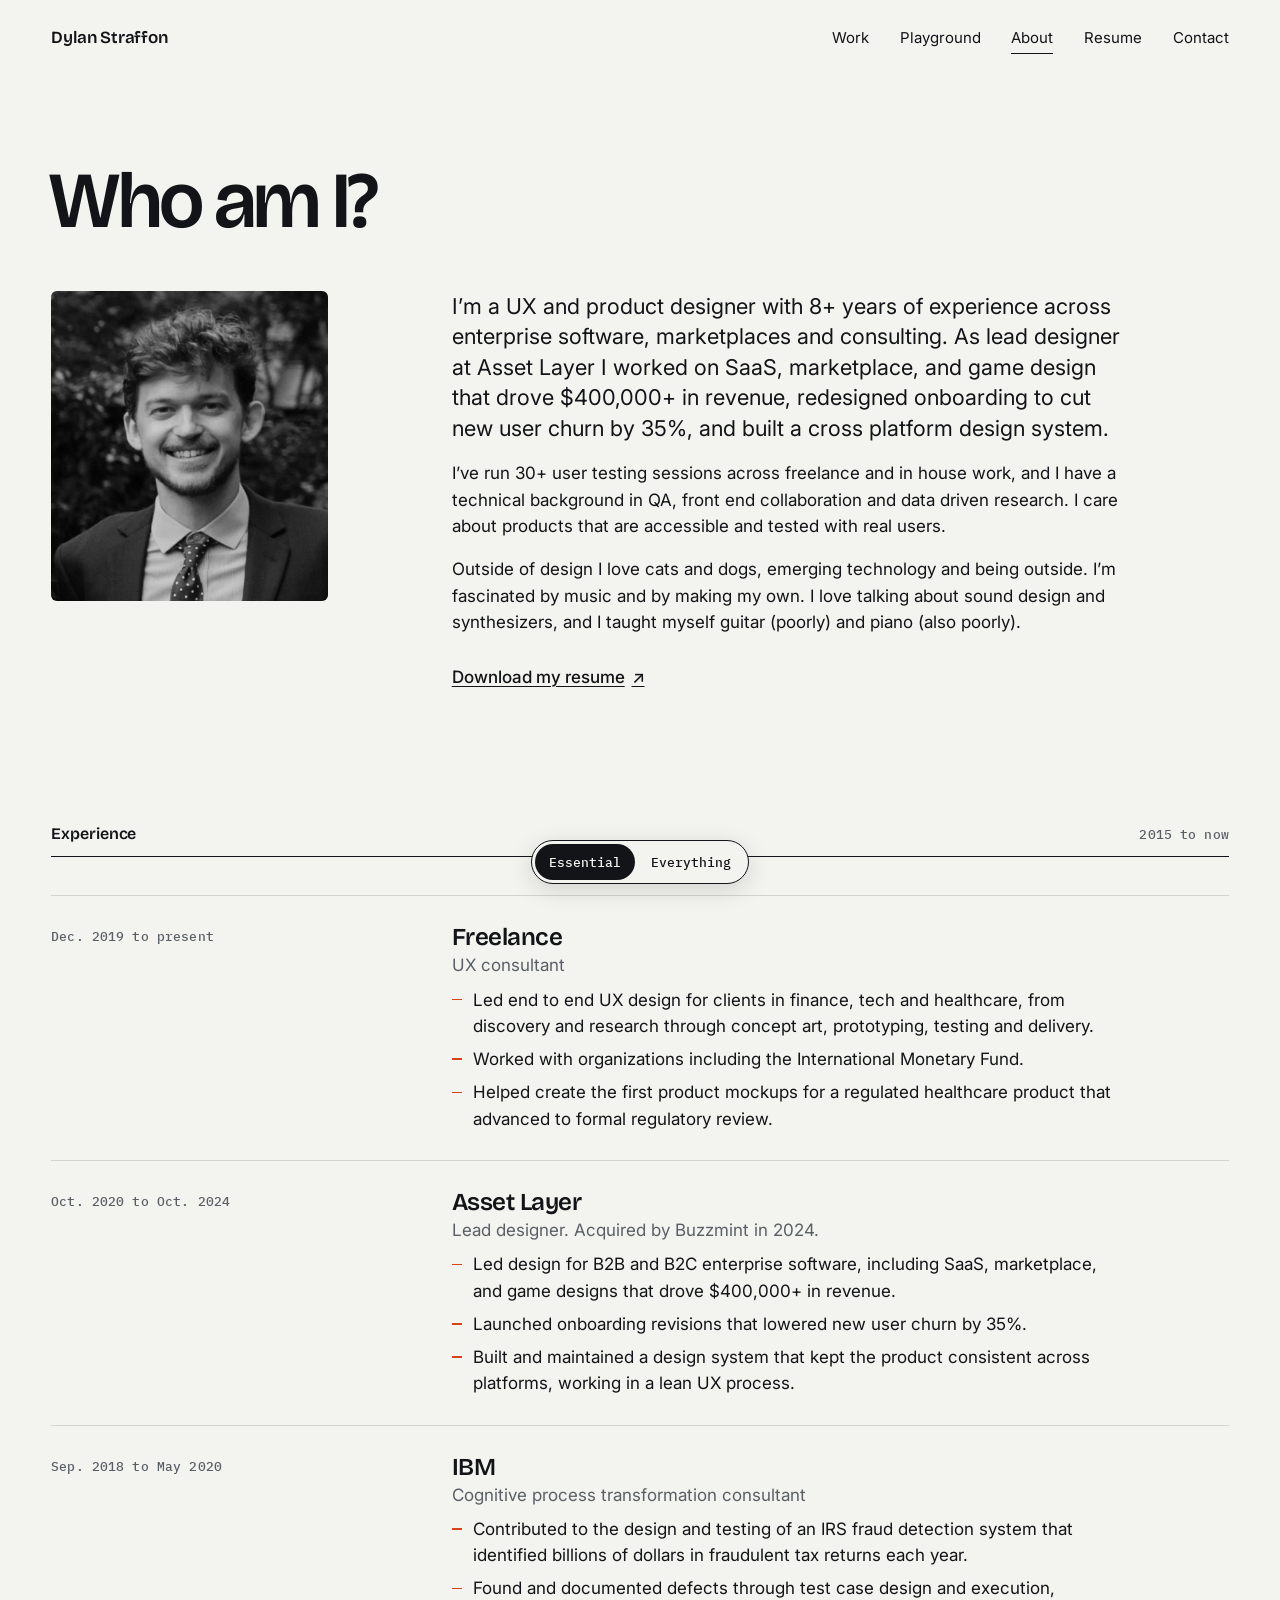
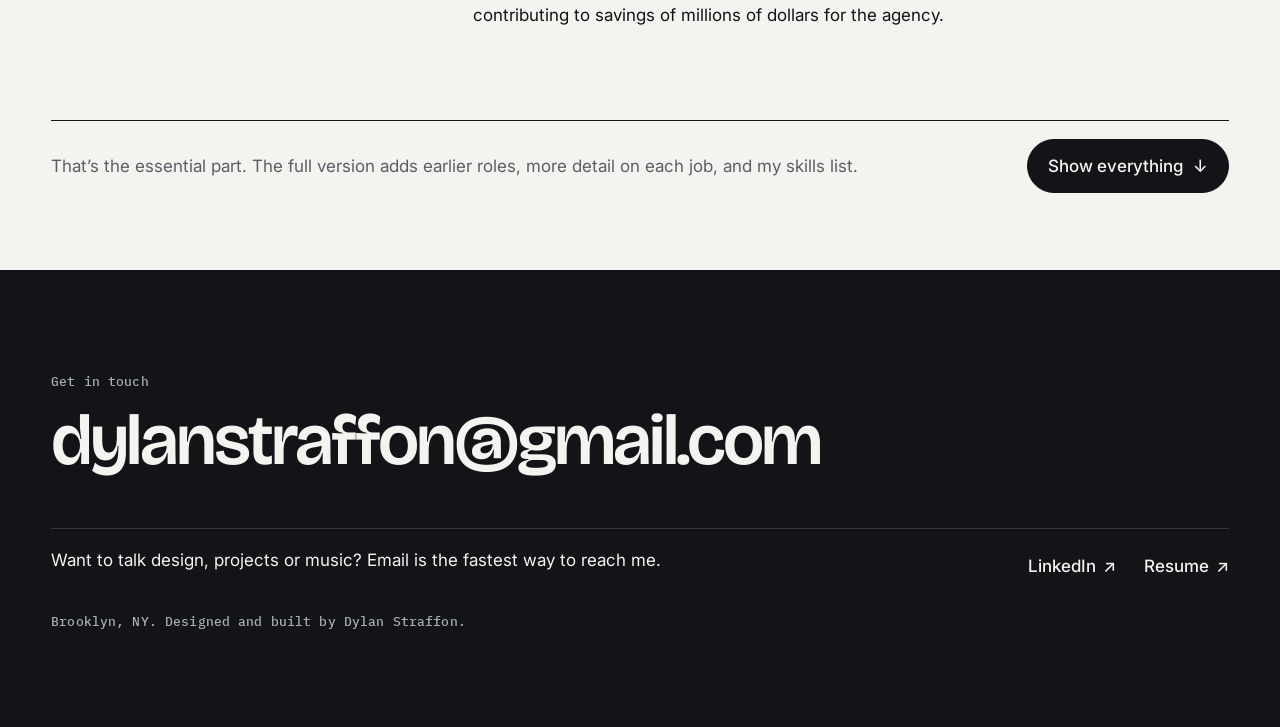
<file: about.html>
<!doctype html>
<html lang="en" class="no-js">
<head>
<meta charset="utf-8">
<meta name="viewport" content="width=device-width, initial-scale=1">
<title>About Dylan Straffon, UX and product designer</title>
<meta name="description" content="About Dylan Straffon: 8+ years across enterprise software, marketplaces and consulting, including four years as lead designer at Asset Layer.">
<link rel="canonical" href="https://www.dylanstraffon.com/about.html">
<meta property="og:type" content="website">
<meta property="og:title" content="About Dylan Straffon, UX and product designer">
<meta property="og:description" content="About Dylan Straffon: 8+ years across enterprise software, marketplaces and consulting, including four years as lead designer at Asset Layer.">
<meta property="og:url" content="https://www.dylanstraffon.com/about.html">
<meta property="og:image" content="https://www.dylanstraffon.com/images/og/headshot.jpg">
<meta name="twitter:card" content="summary_large_image">
<meta name="theme-color" content="#F3F3EF">
<link rel="icon" href="favicon.svg" type="image/svg+xml">
<script>(function(){var d=document.documentElement,m='essential';d.classList.remove('no-js');d.classList.add('js');try{m=localStorage.getItem('detail')||m}catch(e){}d.dataset.detail=m;})()</script>
<link rel="preconnect" href="https://fonts.googleapis.com">
<link rel="preconnect" href="https://fonts.gstatic.com" crossorigin>
<link href="https://fonts.googleapis.com/css2?family=Bricolage+Grotesque:opsz,wght@12..96,500..700&family=IBM+Plex+Mono:wght@400;500&family=Inter:wght@400;500;600&display=swap" rel="stylesheet">
<link rel="stylesheet" href="styles.css">

</head>
<body>
<a class="skip" href="#main">Skip to content</a>
<header class="wrap top">
  <a class="brand" href="index.html">Dylan Straffon</a>
  <nav class="nav" aria-label="Main">
    <a href="index.html#work">Work</a>
    <a href="playground.html">Playground</a>
    <a href="about.html" aria-current="page">About</a>
    <a href="https://drive.google.com/file/d/1WEjNAvvvb3r5d7Brk03BjblXCN2HUyRD/view?usp=sharing" target="_blank" rel="noopener">Resume</a>
    <a href="#contact">Contact</a>
  </nav>
</header>
<main id="main">
<header class="wrap case-head">
  <h1>Who am I?</h1>
  <div class="me" style="margin-top:clamp(24px,4vw,56px)">
    <div class="pic"><img src="images/about/headshot.webp" sizes="(max-width:860px) 40vw, 330px" width="422" height="474" alt="Black and white portrait of Dylan Straffon, smiling, in a jacket and tie" fetchpriority="high" decoding="async"></div>
    <div class="txt prose">
      <p style="font-size:clamp(1.15rem,1.7vw,1.45rem);line-height:1.4">I’m a UX and product designer with 8+ years of experience across enterprise software, marketplaces and consulting. As lead designer at Asset Layer I worked on SaaS, marketplace, and game design that drove $400,000+ in revenue, redesigned onboarding to cut new user churn by 35%, and built a cross platform design system.</p>
      <p>I’ve run 30+ user testing sessions across freelance and in house work, and I have a technical background in QA, front end collaboration and data driven research. I care about products that are accessible and tested with real users.</p>
      <p data-full>Having worked for clients in both the private and public sector, I try to blend the analog and the digital to steer focus towards human centered designs.</p>
      <p>Outside of design I love cats and dogs, emerging technology and being outside. I’m fascinated by music and by making my own. I love talking about sound design and synthesizers, and I taught myself guitar (poorly) and piano (also poorly).</p>
      <p style="margin-top:1.3em"><a class="lk" href="https://drive.google.com/file/d/1WEjNAvvvb3r5d7Brk03BjblXCN2HUyRD/view?usp=sharing" target="_blank" rel="noopener">Download my resume <span class="ar" aria-hidden="true">↗</span></a></p>
    </div>
  </div>
</header>
<section class="wrap sec" aria-labelledby="xp-h" style="padding-bottom:0">
  <div class="sec-head"><h2 id="xp-h">Experience</h2><span class="mono muted">2015 to now</span></div>
  <div class="xp rv"><p class="when mono">Dec. 2019 to present</p><div class="what"><h3>Freelance</h3><p class="role">UX consultant</p><div class="prose"><ul><li>Led end to end UX design for clients in finance, tech and healthcare, from discovery and research through concept art, prototyping, testing and delivery.</li><li>Worked with organizations including the International Monetary Fund.</li><li>Helped create the first product mockups for a regulated healthcare product that advanced to formal regulatory review.</li><li data-full>Ran user research and usability testing, then managed the design improvements that came out of it.</li><li data-full>Worked independently, managing scope, deadlines and stakeholder reporting across several engagements at once.</li></ul></div></div></div>
  <div class="xp rv"><p class="when mono">Oct. 2020 to Oct. 2024</p><div class="what"><h3>Asset Layer</h3><p class="role">Lead designer. Acquired by Buzzmint in 2024.</p><div class="prose"><ul><li>Led design for B2B and B2C enterprise software, including SaaS, marketplace, and game designs that drove $400,000+ in revenue.</li><li>Launched onboarding revisions that lowered new user churn by 35%.</li><li>Built and maintained a design system that kept the product consistent across platforms, working in a lean UX process.</li><li data-full>Designed high fidelity mockups, interactive prototypes and websites.</li><li data-full>Handled direct feedback from an active community of hundreds of users, and worked with developers on the design fixes and reported errors that followed.</li></ul></div></div></div>
  <div class="xp rv"><p class="when mono">Sep. 2018 to May 2020</p><div class="what"><h3>IBM</h3><p class="role">Cognitive process transformation consultant</p><div class="prose"><ul><li>Contributed to the design and testing of an IRS fraud detection system that identified billions of dollars in fraudulent tax returns each year.</li><li>Found and documented defects through test case design and execution, contributing to savings of millions of dollars for the agency.</li><li data-full>Developed and ran test cases to evaluate system components.</li><li data-full>Gathered feedback from end users and turned it into improvements to the interface and workflow.</li></ul></div></div></div>
  <div class="xp rv" data-full><p class="when mono">May 2017 to Aug. 2017</p><div class="what"><h3>MarketAxess</h3><p class="role">Qualitative analysis intern</p><div class="prose"><ul><li>Worked with development and business analysis teams to create and test enhancements and resolve defects in the product platform and its web based admin application.</li><li>Developed regression reports and test scenarios for upcoming enhancements and bug fixes.</li><li>Maintained and improved the admin web application used in the QA testing environment.</li></ul></div></div></div>
  <div class="xp rv" data-full><p class="when mono">Dec. 2016 to May 2018</p><div class="what"><h3>Penn State ITS</h3><p class="role">Consultant supervisor</p><div class="prose"><ul><li>Promoted to supervisor within ITS Lab Consulting.</li><li>Managed a team of consultants providing technical support for Penn State labs.</li><li>Evaluated consultant performance and handled the more complex user issues.</li></ul></div></div></div>
  <div class="xp rv" data-full><p class="when mono">May 2016 to Aug. 2016</p><div class="what"><h3>Hyland (OnBase)</h3><p class="role">Quality assurance intern, QA admin team</p><div class="prose"><ul><li>Performed QA testing on Hyland’s OnBase application.</li><li>Supported the QA department and managed processing resources and virtual machines.</li></ul></div></div></div>
  <div class="xp rv" data-full><p class="when mono">Aug. 2015 to Dec. 2016</p><div class="what"><h3>Penn State ITS</h3><p class="role">Computer lab consultant</p><div class="prose"><ul><li>Diagnosed and resolved a wide range of technical issues for lab users.</li><li>Coordinated with supervisors and other consultants to keep support consistent across campus labs.</li></ul></div></div></div>
</section>
<div class="wrap"><div class="more"><p class="muted">That’s the essential part. The full version adds earlier roles, more detail on each job, and my skills list.</p><button class="btn" type="button" data-set-detail="everything">Show everything <span aria-hidden="true">↓</span></button></div></div>
<section class="wrap sec" aria-labelledby="sk-h" data-full style="padding-bottom:0">
  <div class="sec-head"><h2 id="sk-h">Skills</h2></div>
  <div class="skills">
    <div><h3>Design</h3><p>UX/UI design, product design, wireframing, prototyping, high fidelity mockups, design systems, onboarding flows, Figma, Adobe Creative Suite, graphics, concept art</p></div>
    <div><h3>Research and testing</h3><p>User research, usability testing, Nielsen’s 10 usability heuristics, A/B testing, competitive analysis, user feedback analysis, data driven design, regression and QA testing</p></div>
    <div><h3>Product and collaboration</h3><p>Lean UX, Agile, SDLC, front end collaboration with developers, stakeholder reporting, cross-functional communication, technical documentation</p></div>
    <div><h3>Technical</h3><p>Working knowledge of HTML, CSS and JavaScript; Git; Excel, Google Sheets and Microsoft Office; Windows and macOS; a background in security and risk analysis</p></div>
    <div><h3>AI tools</h3><p>Midjourney, Claude and ChatGPT for design, development and research</p></div>
    <div><h3>Accessibility</h3><p>WCAG standards, universal design</p></div>
  </div>
</section>
</main>
<footer class="foot" id="contact">
  <div class="wrap">
    <p class="mono">Get in touch</p>
    <h2><a href="mailto:dylanstraffon@gmail.com">dylanstraffon@gmail.com</a></h2>
    <div class="foot-row">
      <p>Want to talk design, projects or music? Email is the fastest way to reach me.</p>
      <ul>
        <li><a class="lk" href="https://www.linkedin.com/in/dylan-straffon/" target="_blank" rel="noopener">LinkedIn <span class="ar" aria-hidden="true">↗</span></a></li>
        <li><a class="lk" href="https://drive.google.com/file/d/1WEjNAvvvb3r5d7Brk03BjblXCN2HUyRD/view?usp=sharing" target="_blank" rel="noopener">Resume <span class="ar" aria-hidden="true">↗</span></a></li>
      </ul>
    </div>
    <p class="mono" style="margin-top:28px">Brooklyn, NY. Designed and built by Dylan Straffon.</p>
  </div>
</footer>
<div class="detail" role="group" aria-label="How much detail to show">
  <button type="button" data-mode="essential" aria-pressed="true">Essential</button>
  <button type="button" data-mode="everything" aria-pressed="false">Everything</button>
</div>
<script src="main.js" defer></script>
</body>
</html>
</file>
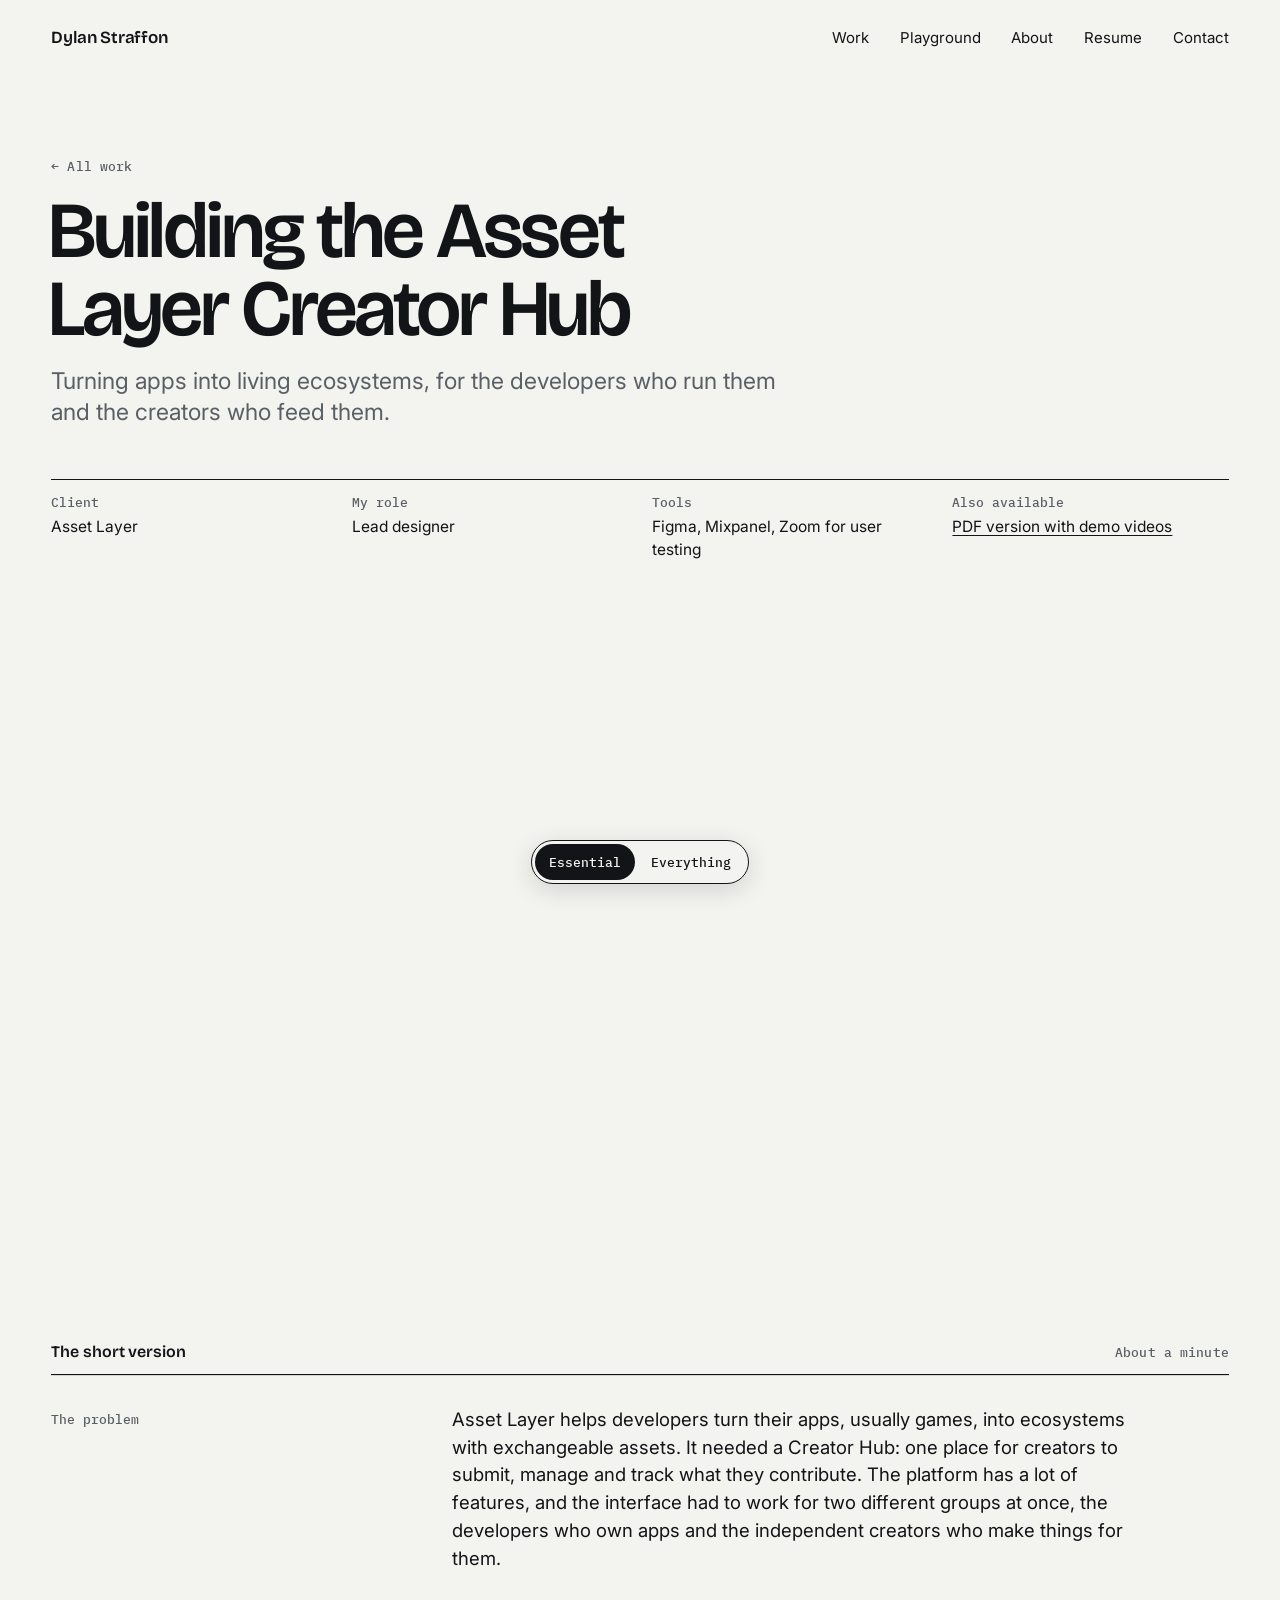
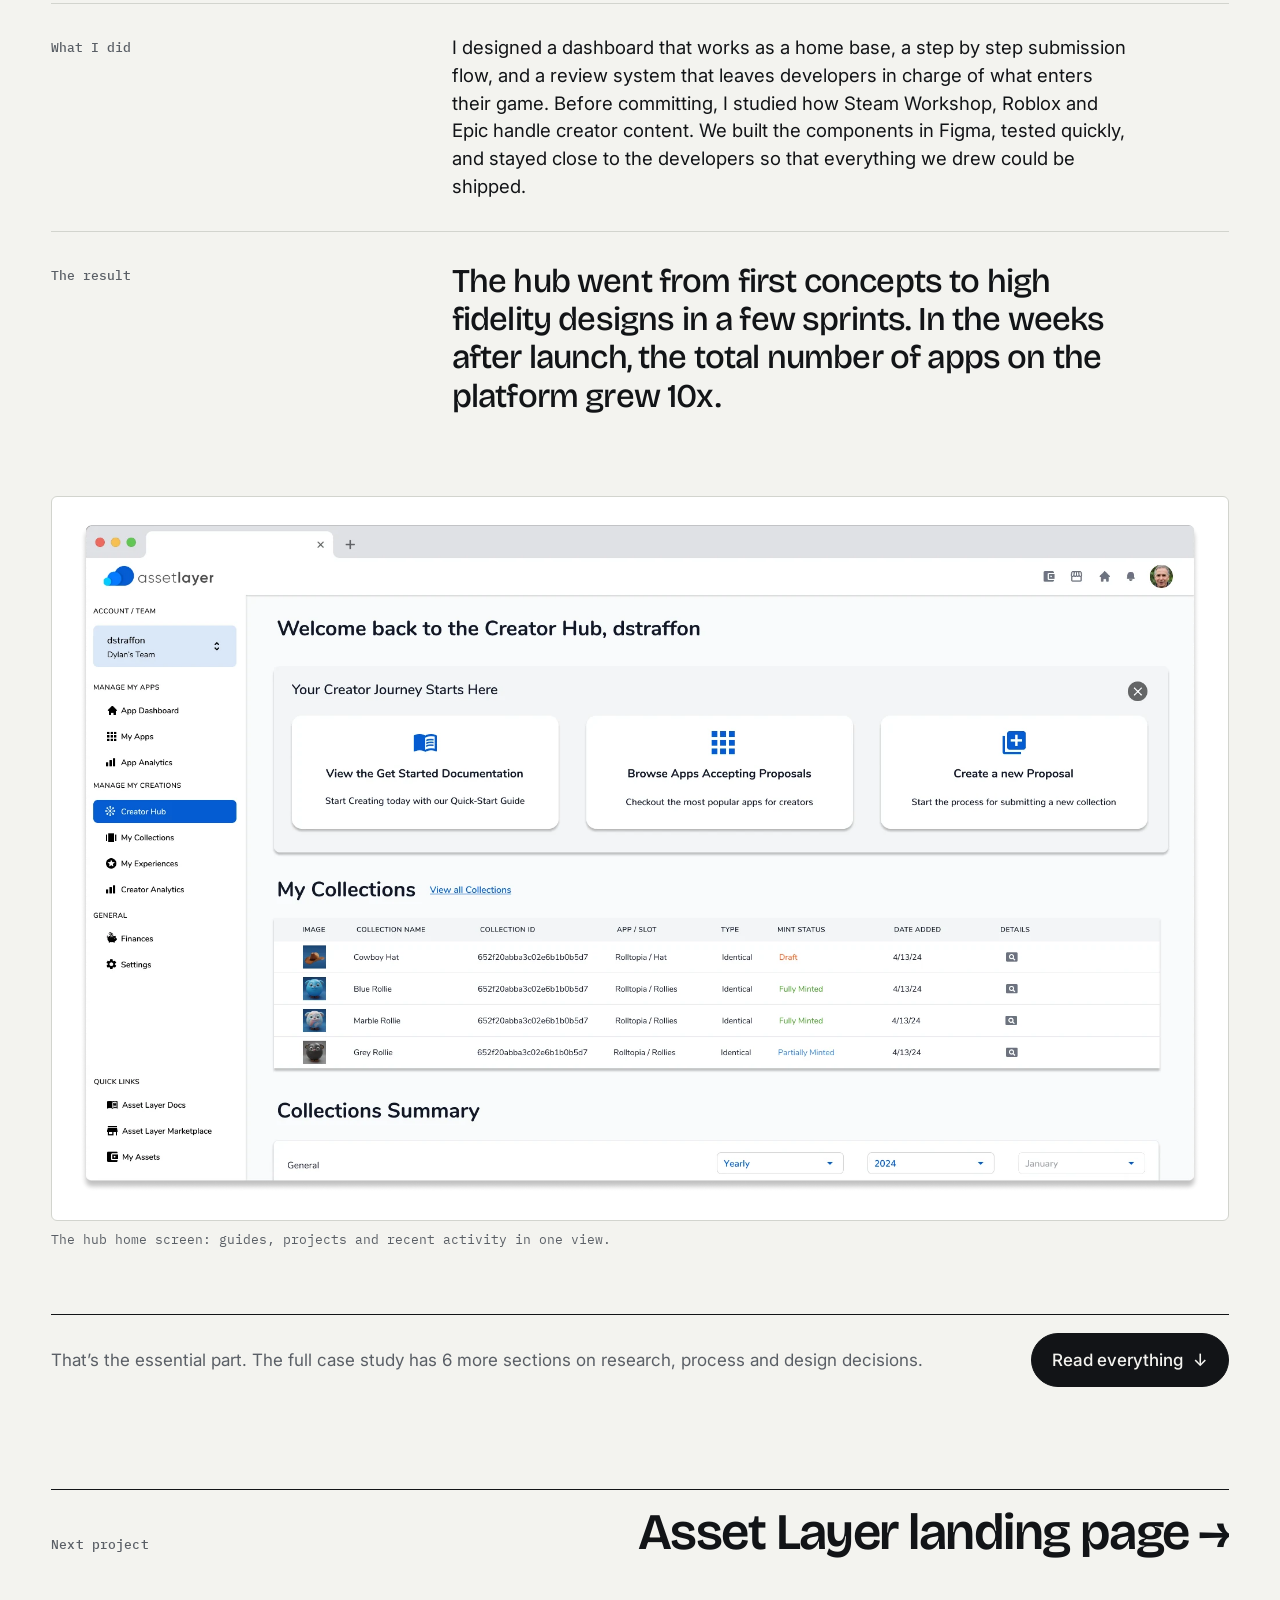
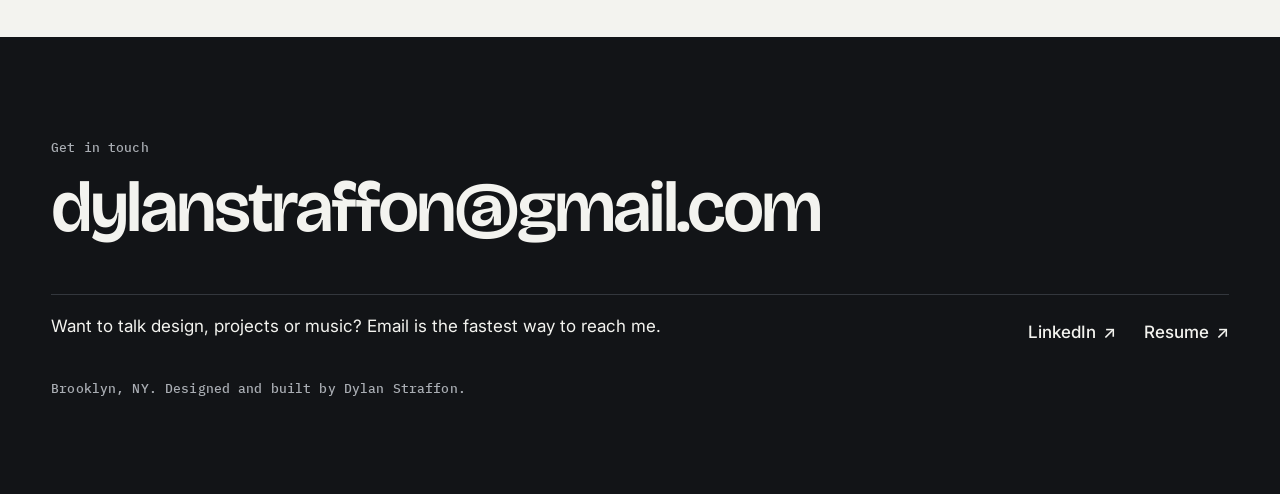
<file: creator-hub.html>
<!doctype html>
<html lang="en" class="no-js">
<head>
<meta charset="utf-8">
<meta name="viewport" content="width=device-width, initial-scale=1">
<title>Asset Layer Creator Hub case study | Dylan Straffon</title>
<meta name="description" content="How I designed the Asset Layer Creator Hub, a single place for game developers and outside creators to submit, review and manage community content.">
<link rel="canonical" href="https://www.dylanstraffon.com/creator-hub.html">
<meta property="og:type" content="website">
<meta property="og:title" content="Asset Layer Creator Hub case study | Dylan Straffon">
<meta property="og:description" content="How I designed the Asset Layer Creator Hub, a single place for game developers and outside creators to submit, review and manage community content.">
<meta property="og:url" content="https://www.dylanstraffon.com/creator-hub.html">
<meta property="og:image" content="https://www.dylanstraffon.com/images/og/creator-hub.jpg">
<meta name="twitter:card" content="summary_large_image">
<meta name="theme-color" content="#F3F3EF">
<link rel="icon" href="favicon.svg" type="image/svg+xml">
<script>(function(){var d=document.documentElement,m='essential';d.classList.remove('no-js');d.classList.add('js');try{m=localStorage.getItem('detail')||m}catch(e){}d.dataset.detail=m;})()</script>
<link rel="preconnect" href="https://fonts.googleapis.com">
<link rel="preconnect" href="https://fonts.gstatic.com" crossorigin>
<link href="https://fonts.googleapis.com/css2?family=Bricolage+Grotesque:opsz,wght@12..96,500..700&family=IBM+Plex+Mono:wght@400;500&family=Inter:wght@400;500;600&display=swap" rel="stylesheet">
<link rel="stylesheet" href="styles.css">

</head>
<body>
<a class="skip" href="#main">Skip to content</a>
<header class="wrap top">
  <a class="brand" href="index.html">Dylan Straffon</a>
  <nav class="nav" aria-label="Main">
    <a href="index.html#work">Work</a>
    <a href="playground.html">Playground</a>
    <a href="about.html">About</a>
    <a href="https://drive.google.com/file/d/1WEjNAvvvb3r5d7Brk03BjblXCN2HUyRD/view?usp=sharing" target="_blank" rel="noopener">Resume</a>
    <a href="#contact">Contact</a>
  </nav>
</header>
<main id="main">
<header class="wrap case-head">
  <a class="crumb mono" href="index.html#work">← All work</a>
  <h1>Building the Asset Layer Creator Hub</h1>
  <p class="deck">Turning apps into living ecosystems, for the developers who run them and the creators who feed them.</p>
  <dl class="facts"><div><dt>Client</dt><dd>Asset Layer</dd></div><div><dt>My role</dt><dd>Lead designer</dd></div><div><dt>Tools</dt><dd>Figma, Mixpanel, Zoom for user testing</dd></div><div><dt>Also available</dt><dd><span class="prose"><a href="https://drive.google.com/file/d/1seNHDIv6hSFaojC4l0SjXuPnb0ZbTsZx/view?usp=sharing" target="_blank" rel="noopener">PDF version with demo videos</a></span></dd></div></dl>
  <div class="plate flush"><picture style="display:block;width:100%"><source media="(max-width:600px)" srcset="images/creator-hub/hero-phone.webp" width="982" height="542"><img src="images/creator-hub/hero.webp" srcset="images/creator-hub/hero-960.webp 960w, images/creator-hub/hero.webp 1920w" sizes="(max-width:860px) 92vw, 1300px" width="1920" height="980" alt="Creator Hub dashboard on a laptop: a Creator Journey panel with three shortcut cards, a My Collections table and collection summary counts" fetchpriority="high" decoding="async"></picture></div>
</header><section class="wrap sec" style="padding-bottom:0"><div class="sec-head" style="margin-bottom:0"><h2>The short version</h2><span class="mono muted">About a minute</span></div><div class="short">
<div class="row"><h3>The problem</h3><p>Asset Layer helps developers turn their apps, usually games, into ecosystems with exchangeable assets. It needed a Creator Hub: one place for creators to submit, manage and track what they contribute. The platform has a lot of features, and the interface had to work for two different groups at once, the developers who own apps and the independent creators who make things for them.</p></div>
<div class="row"><h3>What I did</h3><p>I designed a dashboard that works as a home base, a step by step submission flow, and a review system that leaves developers in charge of what enters their game. Before committing, I studied how Steam Workshop, Roblox and Epic handle creator content. We built the components in Figma, tested quickly, and stayed close to the developers so that everything we drew could be shipped.</p></div>
<div class="row result"><h3>The result</h3><p>The hub went from first concepts to high fidelity designs in a few sprints. In the weeks after launch, the total number of apps on the platform grew 10x.</p></div></div></section><div class="wrap" data-short><figure class="rv pad" style="margin-top:clamp(28px,4vw,56px)"><img src="images/creator-hub/hub-home.webp" srcset="images/creator-hub/hub-home-970.webp 970w, images/creator-hub/hub-home.webp 1940w" sizes="(max-width:860px) 92vw, 1300px" width="1940" height="1155" alt="Creator Hub home screen with guides, a list of projects and recent activity" loading="lazy" decoding="async"><figcaption>The hub home screen: guides, projects and recent activity in one view.</figcaption></figure></div><div class="wrap"><div class="more"><p class="muted">That’s the essential part. The full case study has 6 more sections on research, process and design decisions.</p><button class="btn" type="button" data-set-detail="everything">Read everything <span aria-hidden="true">↓</span></button></div></div><div class="wrap"><section class="chapter" data-full><h2>What the heck is an Asset Layer?</h2><div class="prose"><p>App development has traditionally been a closed loop: developers create content and players consume it. Asset Layer set out to change that. It helps developers grow their apps into full ecosystems with exchangeable assets, which improves retention, monetization and user acquisition.</p><p>A Creator Hub was the missing piece. The platform had a broad feature set, so the hard part of a Creator Hub was an interface that developers and independent creators could both use to work together.</p></div><figure class="rv pad"><img src="images/creator-hub/feature-list.webp" srcset="images/creator-hub/feature-list-814.webp 814w, images/creator-hub/feature-list.webp 1628w" sizes="(max-width:860px) 92vw, 1300px" width="1628" height="507" alt="Asset Layer feature list in three columns: player management, content management and monetization" loading="lazy" decoding="async"><figcaption>The feature set the hub had to make room for.</figcaption></figure></section><section class="chapter" data-full><h2>Who are the stars of our show?</h2><div class="prose"><p>To get the right tools to the right people, we had to know who they were. Asset Layer’s users fall into two groups.</p><h3>App owners</h3><p>The developers building and managing games on the platform. They needed:</p><ul><li>A way to curate and approve third party content.</li><li>A simple process for integrating creator assets into their games.</li><li>A system for managing several applications efficiently.</li></ul><h3>Creators</h3><p>People contributing assets, artwork and extensions to games. They needed:</p><ul><li>A submission process with as little friction as possible.</li><li>Clear tracking of approval status and feedback from game developers.</li><li>Easy access to resources and documentation.</li></ul><p>Creators split again into developers, who build mods and extensions, and artists, who submit assets and collections. A collection is a group of assets that can be identical or unique.</p></div><figure class="rv pad narrow"><img src="images/creator-hub/diagram.webp" sizes="(max-width:860px) 92vw, 760px" width="1094" height="769" alt="Hierarchy diagram of key features for app owners and for the two kinds of creators, developers and artists" loading="lazy" decoding="async"><figcaption>Feature hierarchy for each user group.</figcaption></figure></section><section class="chapter" data-full><h2>Designing the experience</h2><div class="prose"><p>With the two groups understood, we mapped the core experience. The goal was to remove barriers to taking part.</p><h3>A home base for creators</h3><p>The dashboard gives an at a glance view of three things: guides and tutorials for getting started, the projects a creator is contributing to, and recent activity such as submitted assets, approvals and pending actions. A first time creator and a regular contributor can both find their way around it.</p></div><figure class="rv pad"><img src="images/creator-hub/hub-home.webp" srcset="images/creator-hub/hub-home-970.webp 970w, images/creator-hub/hub-home.webp 1940w" sizes="(max-width:860px) 92vw, 1300px" width="1940" height="1155" alt="Creator Hub home screen with guides, a list of projects and recent activity" loading="lazy" decoding="async"><figcaption>The hub home screen.</figcaption></figure><div class="prose sub"><h3>A simpler submission process</h3><p>Creators upload assets in several formats, categorize them, and add metadata and descriptions for the developer, one step at a time. More creators could take part because there was less to learn.</p></div><figure class="rv pad"><img src="images/creator-hub/submission-view.webp" srcset="images/creator-hub/submission-view-964.webp 964w, images/creator-hub/submission-view.webp 1928w" sizes="(max-width:860px) 92vw, 1300px" width="1928" height="1143" alt="Final screen of the submission flow, with a form on the left and a preview of a baseball cap asset on the right" loading="lazy" decoding="async"><figcaption>The final screen in the submission flow.</figcaption></figure><div class="prose sub"><h3>Developers stay in control</h3><p>Developers decide what gets added to their games. The hub gives them a review and approval system for accepting or rejecting submissions, messaging for direct feedback to creators, and a content library for browsing and managing third party assets.</p></div><figure class="rv pad"><img src="images/creator-hub/manage-proposals.webp" srcset="images/creator-hub/manage-proposals-970.webp 970w, images/creator-hub/manage-proposals.webp 1940w" sizes="(max-width:860px) 92vw, 1300px" width="1940" height="1155" alt="Manage proposals screen listing submissions with their status" loading="lazy" decoding="async"><figcaption>Reviewing creator proposals.</figcaption></figure></section><section class="chapter" data-full><h2>Designing with efficiency</h2><div class="prose"><p>Asset Layer was a startup with limited time and people, so the design had to last. That meant lightweight layouts that hold up across devices and resolutions and leave room for future features, Figma components we could build and test quickly, and close work with developers to make sure everything was feasible.</p><p>We moved fast and adjusted based on what real testing showed us.</p></div><figure class="rv "><img src="images/creator-hub/process.webp" srcset="images/creator-hub/process-1241.webp 1241w, images/creator-hub/process.webp 2482w" sizes="(max-width:860px) 92vw, 1300px" width="2482" height="1174" alt="Three stages of the design process shown side by side: sketch, wireframe and prototype" loading="lazy" decoding="async"><figcaption>From sketch to wireframe to prototype.</figcaption></figure></section><section class="chapter" data-full><h2>Learning from existing platforms</h2><div class="prose"><p>Before settling on an approach we looked at the user generated content platforms already out there. Three of the main ones:</p><ul><li>Steam Workshop is a well established marketplace for modders, but integration is complex for developers.</li><li>Roblox Creator Marketplace has a large creator community, but it only works with Roblox’s own engine.</li><li>Epic Games has strong incentives for creators, but no central dashboard for tracking contributions.</li></ul><p>The Creator Hub differs on multi game compatibility, low friction submissions, and direct collaboration between developers and contributors. <a href="https://www.figma.com/design/Jhjs5cx2JIXEy4roKsAwK4/Asset-Layer-Competitive-Analysis?node-id=0-1&t=rmnBtXDtbuonpvi5-1" target="_blank" rel="noopener">My extended research findings are in Figma</a>.</p></div><figure class="rv narrow pad"><img src="images/creator-hub/comparison-table.webp" sizes="(max-width:860px) 92vw, 760px" width="960" height="540" alt="Comparison table of creator platforms with check marks and crosses for each feature" loading="lazy" decoding="async"><figcaption>Feature comparison across platforms.</figcaption></figure></section><section class="chapter" data-full><h2>How’d we do, and what’s next</h2><div class="prose"><p>In a few design sprints the hub went from initial concepts to high fidelity designs. After it shipped we saw a large uptick in users, and the total number of apps on the platform grew 10x in the following weeks.</p><p>Apps on the platform could keep getting new community made content, and artists could contribute to games directly.</p><p>With the foundation in place, Asset Layer was exploring support for more content types, ways for creators to earn money, and further simplifying how developers and contributors work together.</p></div><figure class="rv pad"><img src="images/creator-hub/screens-walkthrough.webp" width="1920" height="1080" alt="Animated walkthrough of the finished Creator Hub screens" loading="lazy" decoding="async"><figcaption>The finished screens.</figcaption></figure></section></div><div class="wrap"><a class="next" href="landing-page.html"><span class="mono muted">Next project</span><strong>Asset Layer landing page <span aria-hidden="true">→</span></strong></a></div>
</main>
<footer class="foot" id="contact">
  <div class="wrap">
    <p class="mono">Get in touch</p>
    <h2><a href="mailto:dylanstraffon@gmail.com">dylanstraffon@gmail.com</a></h2>
    <div class="foot-row">
      <p>Want to talk design, projects or music? Email is the fastest way to reach me.</p>
      <ul>
        <li><a class="lk" href="https://www.linkedin.com/in/dylan-straffon/" target="_blank" rel="noopener">LinkedIn <span class="ar" aria-hidden="true">↗</span></a></li>
        <li><a class="lk" href="https://drive.google.com/file/d/1WEjNAvvvb3r5d7Brk03BjblXCN2HUyRD/view?usp=sharing" target="_blank" rel="noopener">Resume <span class="ar" aria-hidden="true">↗</span></a></li>
      </ul>
    </div>
    <p class="mono" style="margin-top:28px">Brooklyn, NY. Designed and built by Dylan Straffon.</p>
  </div>
</footer>
<div class="detail" role="group" aria-label="How much detail to show">
  <button type="button" data-mode="essential" aria-pressed="true">Essential</button>
  <button type="button" data-mode="everything" aria-pressed="false">Everything</button>
</div>
<script src="main.js" defer></script>
</body>
</html>
</file>
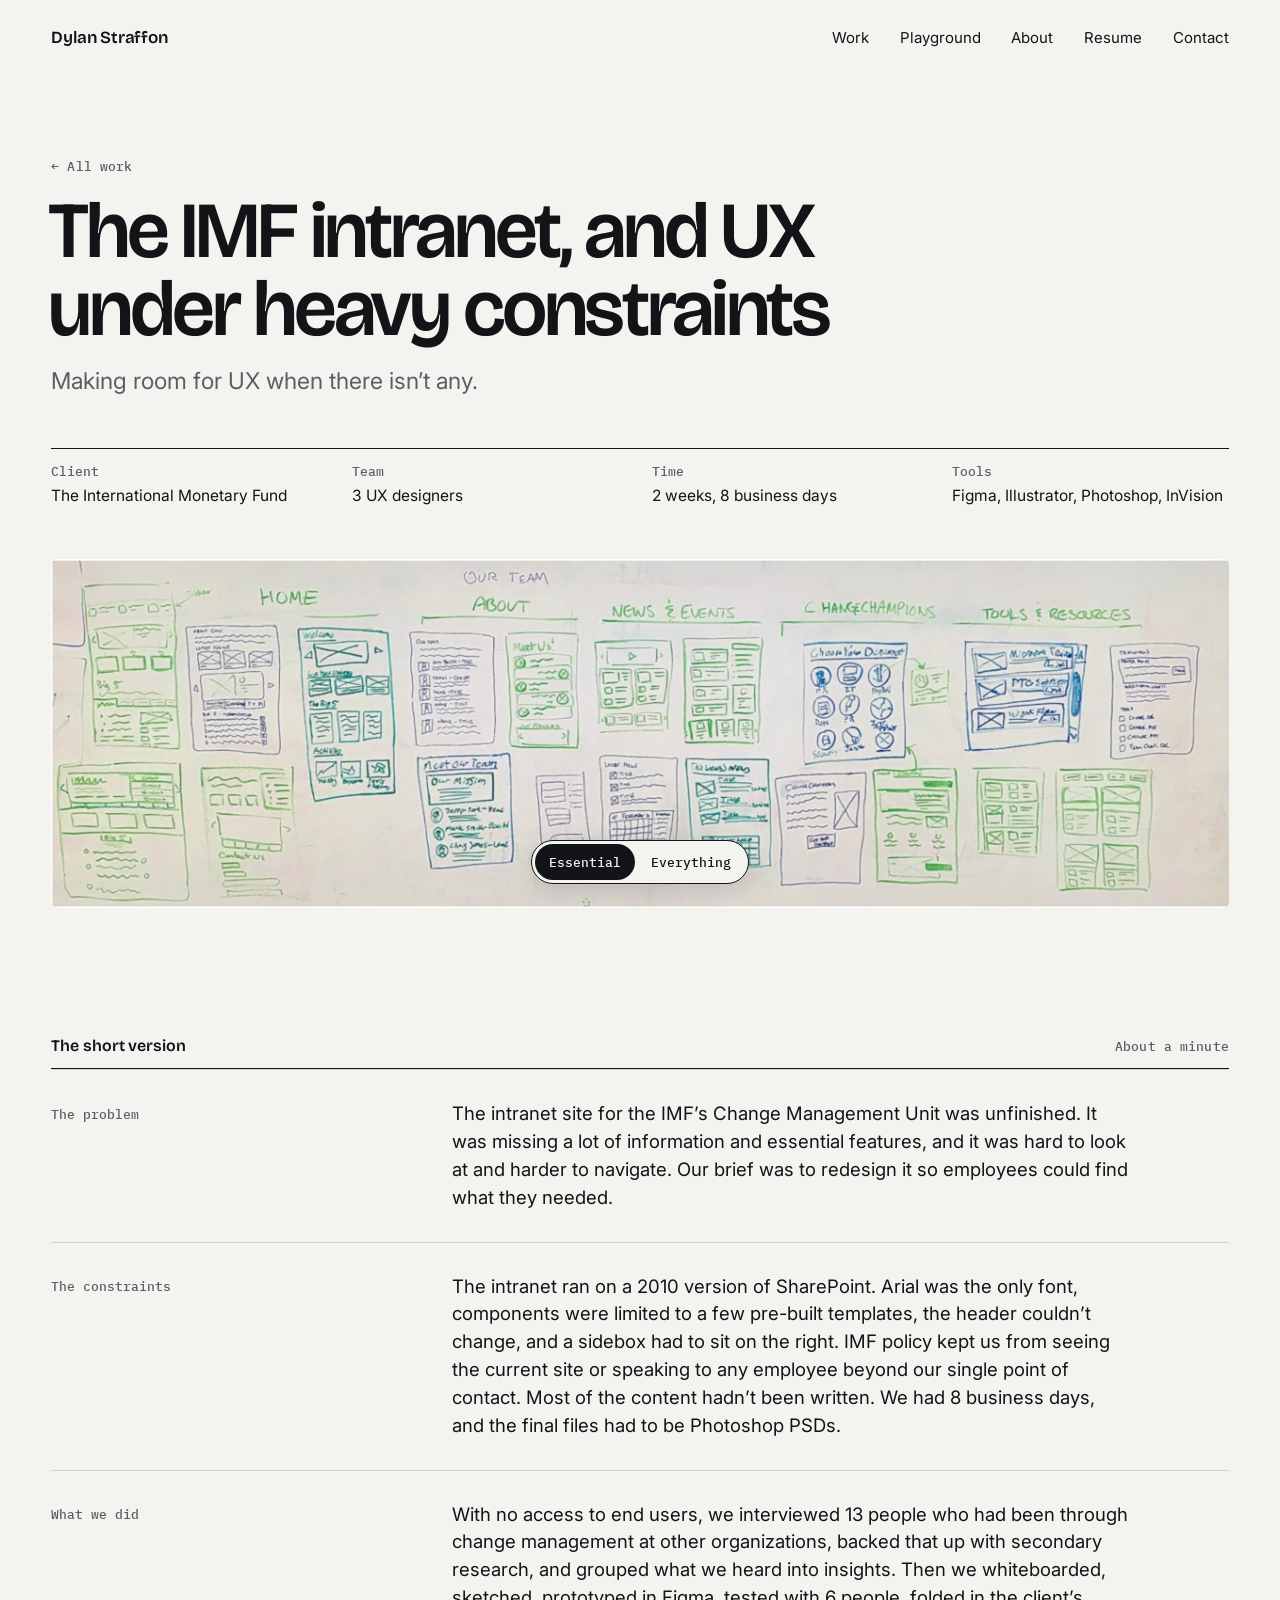
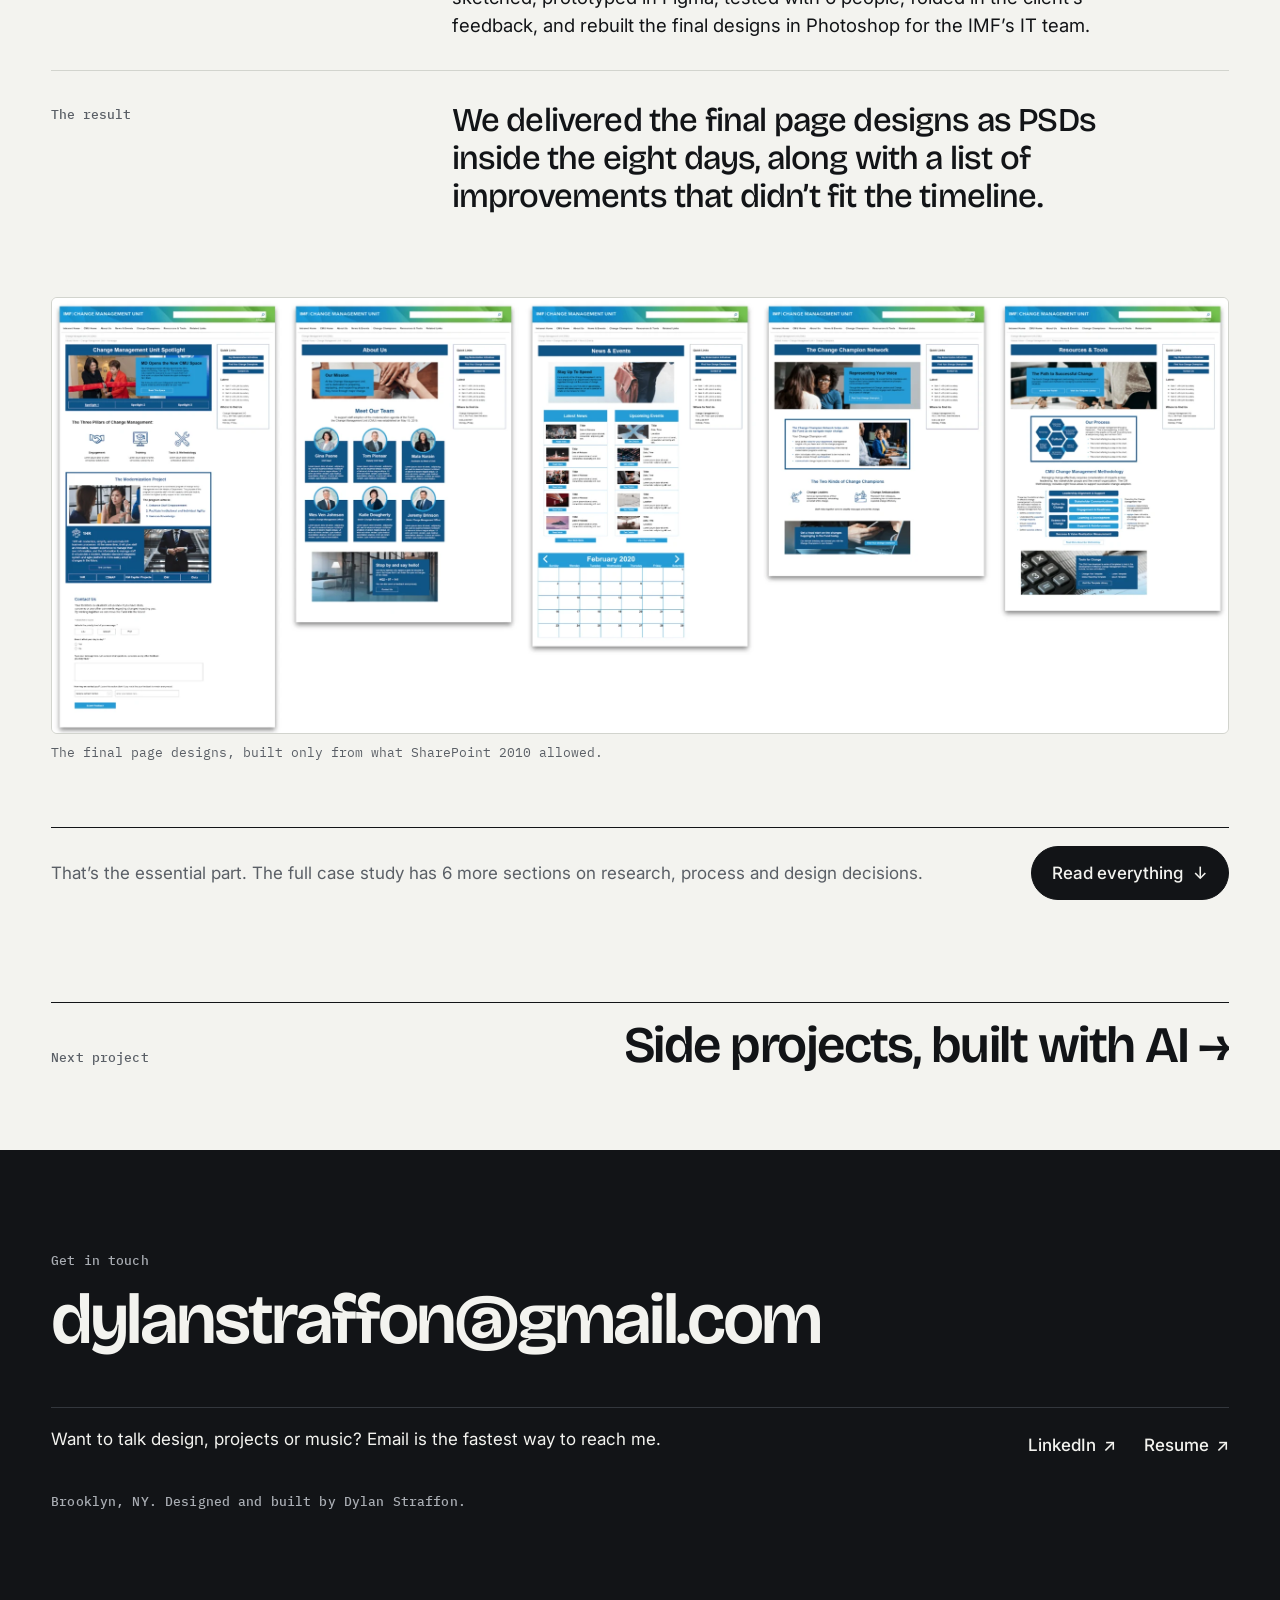
<file: imf.html>
<!doctype html>
<html lang="en" class="no-js">
<head>
<meta charset="utf-8">
<meta name="viewport" content="width=device-width, initial-scale=1">
<title>IMF intranet redesign under heavy constraints | Dylan Straffon</title>
<meta name="description" content="Redesigning the IMF Change Management Unit intranet in eight business days on SharePoint 2010, with research done without access to end users.">
<link rel="canonical" href="https://www.dylanstraffon.com/imf.html">
<meta property="og:type" content="website">
<meta property="og:title" content="IMF intranet redesign under heavy constraints | Dylan Straffon">
<meta property="og:description" content="Redesigning the IMF Change Management Unit intranet in eight business days on SharePoint 2010, with research done without access to end users.">
<meta property="og:url" content="https://www.dylanstraffon.com/imf.html">
<meta property="og:image" content="https://www.dylanstraffon.com/images/og/imf.jpg">
<meta name="twitter:card" content="summary_large_image">
<meta name="theme-color" content="#F3F3EF">
<link rel="icon" href="favicon.svg" type="image/svg+xml">
<script>(function(){var d=document.documentElement,m='essential';d.classList.remove('no-js');d.classList.add('js');try{m=localStorage.getItem('detail')||m}catch(e){}d.dataset.detail=m;})()</script>
<link rel="preconnect" href="https://fonts.googleapis.com">
<link rel="preconnect" href="https://fonts.gstatic.com" crossorigin>
<link href="https://fonts.googleapis.com/css2?family=Bricolage+Grotesque:opsz,wght@12..96,500..700&family=IBM+Plex+Mono:wght@400;500&family=Inter:wght@400;500;600&display=swap" rel="stylesheet">
<link rel="stylesheet" href="styles.css">

</head>
<body>
<a class="skip" href="#main">Skip to content</a>
<header class="wrap top">
  <a class="brand" href="index.html">Dylan Straffon</a>
  <nav class="nav" aria-label="Main">
    <a href="index.html#work">Work</a>
    <a href="playground.html">Playground</a>
    <a href="about.html">About</a>
    <a href="https://drive.google.com/file/d/1WEjNAvvvb3r5d7Brk03BjblXCN2HUyRD/view?usp=sharing" target="_blank" rel="noopener">Resume</a>
    <a href="#contact">Contact</a>
  </nav>
</header>
<main id="main">
<header class="wrap case-head">
  <a class="crumb mono" href="index.html#work">← All work</a>
  <h1>The IMF intranet, and UX under heavy constraints</h1>
  <p class="deck">Making room for UX when there isn’t any.</p>
  <dl class="facts"><div><dt>Client</dt><dd>The International Monetary Fund</dd></div><div><dt>Team</dt><dd>3 UX designers</dd></div><div><dt>Time</dt><dd>2 weeks, 8 business days</dd></div><div><dt>Tools</dt><dd>Figma, Illustrator, Photoshop, InVision</dd></div></dl>
  <div class="plate flush"><img src="images/imf/whiteboard.webp" srcset="images/imf/whiteboard-1250.webp 1250w, images/imf/whiteboard.webp 2500w" sizes="(max-width:860px) 92vw, 1300px" width="2500" height="741" alt="Whiteboard covered in green marker sketches of intranet page layouts" fetchpriority="high" decoding="async"></div>
</header><section class="wrap sec" style="padding-bottom:0"><div class="sec-head" style="margin-bottom:0"><h2>The short version</h2><span class="mono muted">About a minute</span></div><div class="short">
<div class="row"><h3>The problem</h3><p>The intranet site for the IMF’s Change Management Unit was unfinished. It was missing a lot of information and essential features, and it was hard to look at and harder to navigate. Our brief was to redesign it so employees could find what they needed.</p></div>
<div class="row"><h3>The constraints</h3><p>The intranet ran on a 2010 version of SharePoint. Arial was the only font, components were limited to a few pre-built templates, the header couldn’t change, and a sidebox had to sit on the right. IMF policy kept us from seeing the current site or speaking to any employee beyond our single point of contact. Most of the content hadn’t been written. We had 8 business days, and the final files had to be Photoshop PSDs.</p></div>
<div class="row"><h3>What we did</h3><p>With no access to end users, we interviewed 13 people who had been through change management at other organizations, backed that up with secondary research, and grouped what we heard into insights. Then we whiteboarded, sketched, prototyped in Figma, tested with 6 people, folded in the client’s feedback, and rebuilt the final designs in Photoshop for the IMF’s IT team.</p></div>
<div class="row result"><h3>The result</h3><p>We delivered the final page designs as PSDs inside the eight days, along with a list of improvements that didn’t fit the timeline.</p></div></div></section><div class="wrap" data-short><figure class="rv" style="margin-top:clamp(28px,4vw,56px)"><img src="images/imf/final.webp" srcset="images/imf/final-1250.webp 1250w, images/imf/final.webp 2500w" sizes="(max-width:860px) 92vw, 1300px" width="2500" height="925" alt="Final designs for five intranet pages shown side by side" loading="lazy" decoding="async"><figcaption>The final page designs, built only from what SharePoint 2010 allowed.</figcaption></figure></div><div class="wrap"><div class="more"><p class="muted">That’s the essential part. The full case study has 6 more sections on research, process and design decisions.</p><button class="btn" type="button" data-set-detail="everything">Read everything <span aria-hidden="true">↓</span></button></div></div><div class="wrap"><section class="chapter" data-full><h2>Background</h2><div class="prose"><p>I worked alongside two other UX designers on this project for the International Monetary Fund. I had previously been asked to evaluate the IMF’s 2019 annual report. This time the work was user experience and visual design for an internal intranet site used by IMF employees, the site of the Change Management Unit (CMU).</p><p>The design files are still online: <a href="https://sallytoms483402.invisionapp.com/overview/Intranet-Hub-Redesign-ck6zxo3qf1yy401aqc2oz21h2/screens?v=QtmQAOgm5E1kMiAEr3vH8w%3D%3D&linkshare=urlcopied" target="_blank" rel="noopener">final designs in InVision</a> and <a href="https://www.figma.com/file/rTPSMKpTzc4RhKHVvUDaKQ/IMF-CMU-Wireframes?node-id=0%3A1" target="_blank" rel="noopener">wireframes in Figma</a>.</p></div></section><section class="chapter" data-full><h2>Research without the users</h2><div class="prose"><p>We wanted to understand how employees going through change behave, and what they don’t understand, when they turn to a change management team. The site needed to be easy to navigate, teach people the CM policies, and encourage them to use the CMU’s resources.</p><p>The plan had to work without access to actual end users, on a short timeline, with the least time spent for the most insight. We used two methods: secondary research and short form interviews.</p><h3>Secondary research</h3><p>We looked for best practices for implementing change management, articles on what successful change requires, and case studies of badly managed change. Our sources were <a href="https://www.prosci.com/resources/articles/change-management-best-practices" target="_blank" rel="noopener">Prosci</a>, the <a href="https://hr.berkeley.edu/sites/default/files/change_management_toolkit.pdf" target="_blank" rel="noopener">UC Berkeley change management toolkit</a> and <a href="https://hbr.org/2018/10/dont-just-tell-employees-organizational-changes-are-coming-explain-why" target="_blank" rel="noopener">Harvard Business Review</a>.</p><ul><li>Change management is about changing people’s behavior, and people are the most important factor.</li><li>Employees need to understand the reasons for a change before they buy in.</li><li>There has to be a clear vision and clear goals.</li><li>Open communication between employees and the people directing the change is essential.</li><li>The most effective way to communicate is to explain how the change affects each person, more than the big picture.</li></ul><h3>Interviews</h3><p>We spoke with 13 participants aged 24 to 57, five women and eight men, all with corporate experience of change management. They came from finance, broadcast tech, telecoms, medical research, hospitality, banking, healthcare, federal consulting, retail management, private equity and home security.</p><p>Then we affinity mapped the results. People told us that success depends on stakeholder buy in, empathy from leadership, open channels for feedback, and support through the whole change cycle. Employees want access to an actual person, content that’s relevant to them, and upfront information on how they will be affected. And an intranet can’t replace person to person contact.</p><p>The needs came down to five words: brevity, efficiency, specifics, relevance and support.</p></div><figure class="rv pad"><img src="images/imf/affinity-map.webp" srcset="images/imf/affinity-map-1250.webp 1250w, images/imf/affinity-map.webp 2500w" sizes="(max-width:860px) 92vw, 1300px" width="2500" height="1229" alt="Affinity map of colored sticky notes grouped into clusters" loading="lazy" decoding="async"><figcaption>Affinity mapping the interview results.</figcaption></figure><figure class="rv pad"><img src="images/imf/key-findings.webp" srcset="images/imf/key-findings-1250.webp 1250w, images/imf/key-findings.webp 2500w" sizes="(max-width:860px) 92vw, 1300px" width="2500" height="666" alt="Key research findings summarized on five colored cards" loading="lazy" decoding="async"><figcaption>Key findings.</figcaption></figure></section><section class="chapter" data-full><h2>From whiteboard to prototype</h2><div class="prose"><p>The process went through four stages: a whiteboarding session, low fidelity sketches, a medium fidelity prototype and the final prototype.</p><p>Whiteboarding let each of us share and critique ideas quickly. After presenting our sketches to each other we could say which features and layouts worked and which didn’t, and that gave us the content structure for the low fidelity sketches.</p></div><figure class="rv pad"><img src="images/imf/sketches.webp" srcset="images/imf/sketches-1250.webp 1250w, images/imf/sketches.webp 2500w" sizes="(max-width:860px) 92vw, 1300px" width="2500" height="1356" alt="Pencil sketches of page layouts on several sheets of paper" loading="lazy" decoding="async"><figcaption>Low fidelity sketches.</figcaption></figure><div class="prose sub"><h3>Digital prototype #1</h3><p>We built the first digital prototype in Figma. Many things changed before the final version, but this was the base we iterated on. It had to respect the intranet’s rules: no changes to the header, every major element already in the IMF library, Arial only, and a sidebox on the right. It also had to be something the IT team could build very quickly.</p></div><figure class="rv pad"><img src="images/imf/prototype.webp" srcset="images/imf/prototype-1250.webp 1250w, images/imf/prototype.webp 2500w" sizes="(max-width:860px) 92vw, 1300px" width="2500" height="1420" alt="First digital prototype showing four intranet pages side by side" loading="lazy" decoding="async"><figcaption>The first Figma prototype.</figcaption></figure></section><section class="chapter" data-full><h2>Feedback, testing and iteration</h2><div class="prose"><p>The client reviewed the design and asked for a more obvious connection between content and the header above it, a more formal explanation at the top of the About page, a landing page that focuses on imagery more than text, the CMU headquarters address in the sidebar in place of the phone number, and a new Resources and Tools page to hold the process graphic.</p><p>We also ran usability tests with 6 people. We used general users, since you don’t have to work at the IMF to judge whether a site is navigable and clear. We wanted to see whether they could recognize the major features and tell what each page was about at a glance.</p><p>Pressed for time, we ranked the responses from highest priority to lowest and worked down the list. Much of the redesign was about raising fidelity, rearranging content, and keeping the pages consistent, with an image banner and a short blurb at the top of each one.</p></div><div class="pair"><figure class="rv pad"><img src="images/imf/homepage-before-after.webp" srcset="images/imf/homepage-before-after-750.webp 750w, images/imf/homepage-before-after.webp 1500w" sizes="(max-width:860px) 92vw, 1300px" width="1500" height="659" alt="Homepage before and after, annotated: too text heavy before, more focus on imagery after" loading="lazy" decoding="async"><figcaption>Homepage.</figcaption></figure><figure class="rv pad"><img src="images/imf/news-before-after.webp" srcset="images/imf/news-before-after-750.webp 750w, images/imf/news-before-after.webp 1500w" sizes="(max-width:860px) 92vw, 1300px" width="1500" height="697" alt="News page before and after, annotated: featured articles were hard to tell apart, so an image banner and larger text boxes were added" loading="lazy" decoding="async"><figcaption>News and articles.</figcaption></figure><figure class="rv pad"><img src="images/imf/team-before-after.webp" srcset="images/imf/team-before-after-750.webp 750w, images/imf/team-before-after.webp 1500w" sizes="(max-width:860px) 92vw, 1300px" width="1500" height="698" alt="Team section before and after, annotated: switched to a more compact layout with an explanation of the team" loading="lazy" decoding="async"><figcaption>Team section.</figcaption></figure><figure class="rv pad"><img src="images/imf/contact-before-after.webp" srcset="images/imf/contact-before-after-750.webp 750w, images/imf/contact-before-after.webp 1500w" sizes="(max-width:860px) 92vw, 1300px" width="1500" height="695" alt="Contact form before and after, annotated: the form was simplified and given context" loading="lazy" decoding="async"><figcaption>Contact form.</figcaption></figure></div></section><section class="chapter" data-full><h2>Final designs</h2><div class="prose"><p>After those changes we finished polishing the prototypes in Figma, then rebuilt the design in Photoshop to meet the request of the IMF’s IT team.</p></div><figure class="rv pad"><img src="images/imf/final.webp" srcset="images/imf/final-1250.webp 1250w, images/imf/final.webp 2500w" sizes="(max-width:860px) 92vw, 1300px" width="2500" height="925" alt="Final designs for five intranet pages shown side by side" loading="lazy" decoding="async"><figcaption>The final page designs.</figcaption></figure></section><section class="chapter" data-full><h2>If we’d had more time</h2><div class="prose"><p>Several ideas came out of the research that weren’t realistic in eight days.</p><ul><li>A search bar specific to the CMU pages, so people can search news, events, resources, tools and people.</li><li>An expanded contact form, to bring in better feedback and involve people who want to reach the CMU team.</li><li>Accounts and tagging, so people own their feedback and can find the events and stories relevant to them.</li><li>A modernized style: IMF style guide fonts in place of Arial, cleaner page elements, a more interactive calendar, and a sidebar that stays pinned while you scroll.</li></ul></div></section></div><div class="wrap"><a class="next" href="side-projects.html"><span class="mono muted">Next project</span><strong>Side projects, built with AI <span aria-hidden="true">→</span></strong></a></div>
</main>
<footer class="foot" id="contact">
  <div class="wrap">
    <p class="mono">Get in touch</p>
    <h2><a href="mailto:dylanstraffon@gmail.com">dylanstraffon@gmail.com</a></h2>
    <div class="foot-row">
      <p>Want to talk design, projects or music? Email is the fastest way to reach me.</p>
      <ul>
        <li><a class="lk" href="https://www.linkedin.com/in/dylan-straffon/" target="_blank" rel="noopener">LinkedIn <span class="ar" aria-hidden="true">↗</span></a></li>
        <li><a class="lk" href="https://drive.google.com/file/d/1WEjNAvvvb3r5d7Brk03BjblXCN2HUyRD/view?usp=sharing" target="_blank" rel="noopener">Resume <span class="ar" aria-hidden="true">↗</span></a></li>
      </ul>
    </div>
    <p class="mono" style="margin-top:28px">Brooklyn, NY. Designed and built by Dylan Straffon.</p>
  </div>
</footer>
<div class="detail" role="group" aria-label="How much detail to show">
  <button type="button" data-mode="essential" aria-pressed="true">Essential</button>
  <button type="button" data-mode="everything" aria-pressed="false">Everything</button>
</div>
<script src="main.js" defer></script>
</body>
</html>
</file>
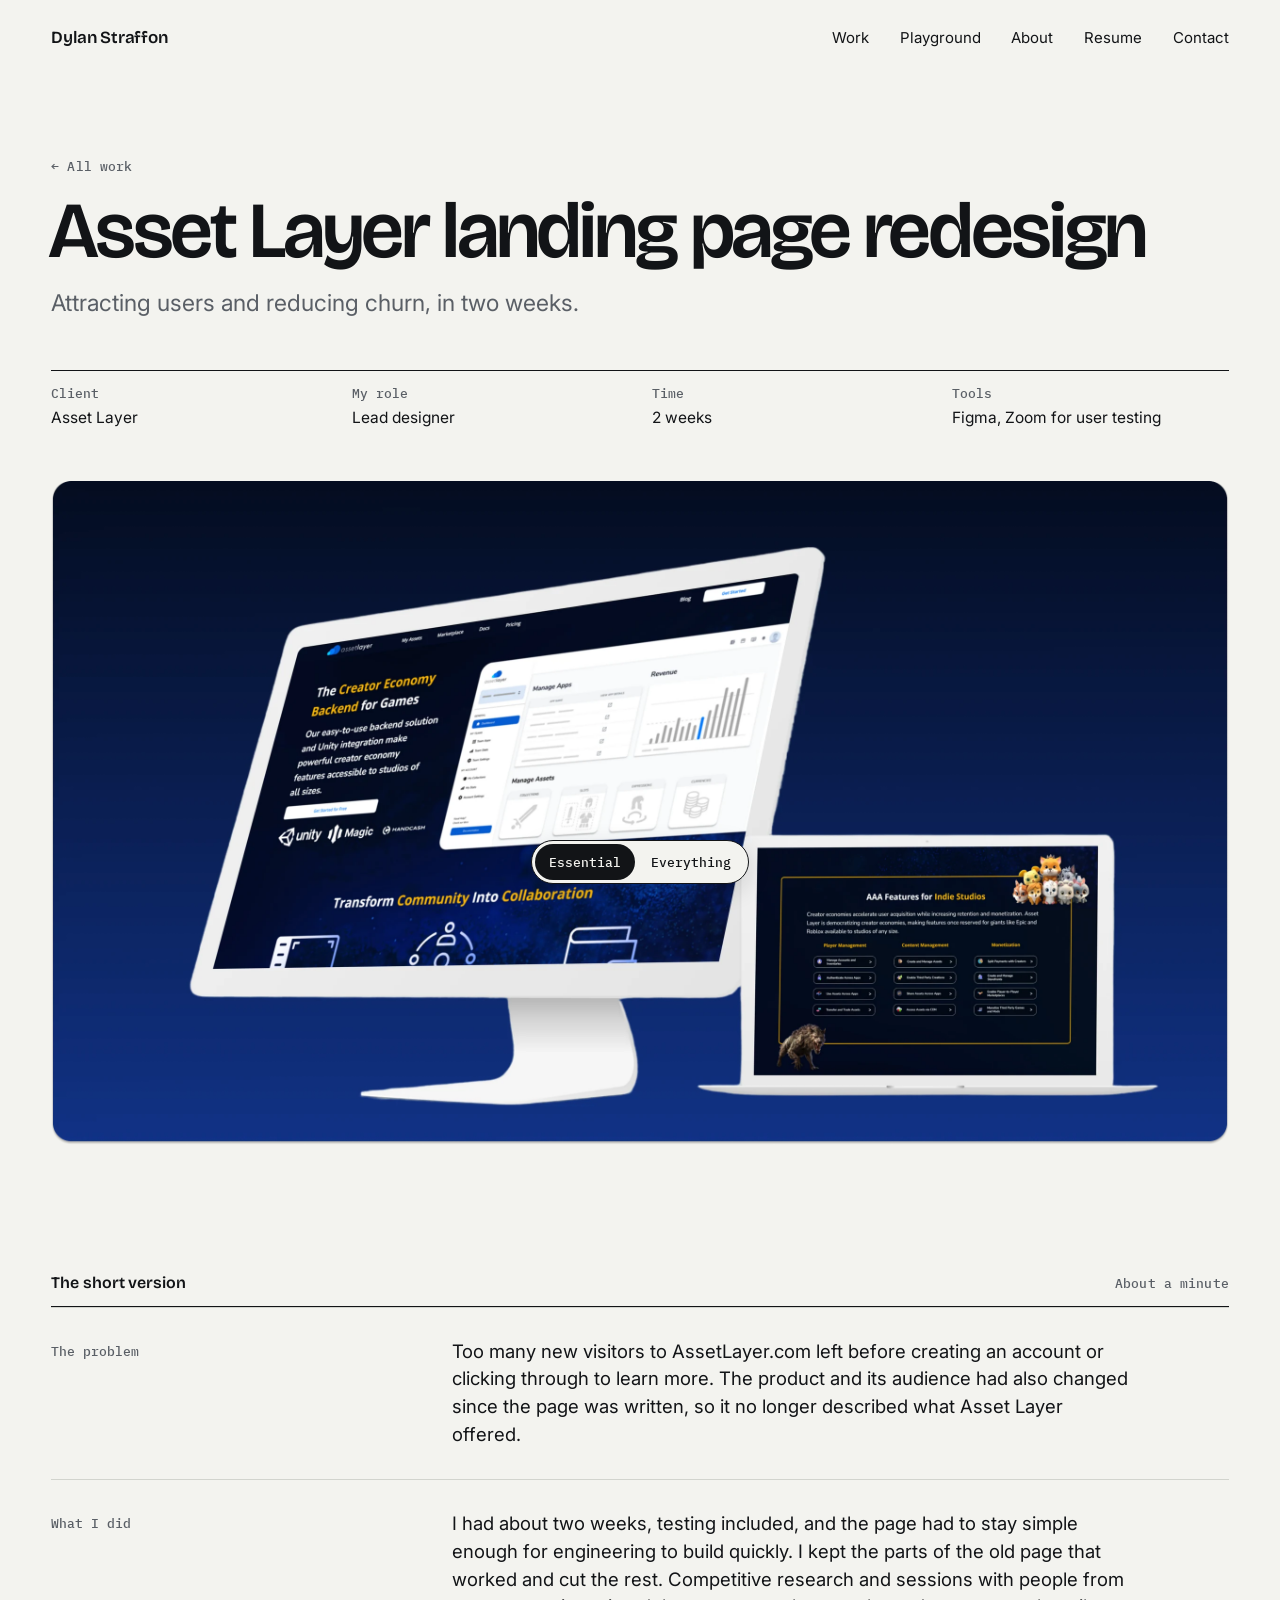
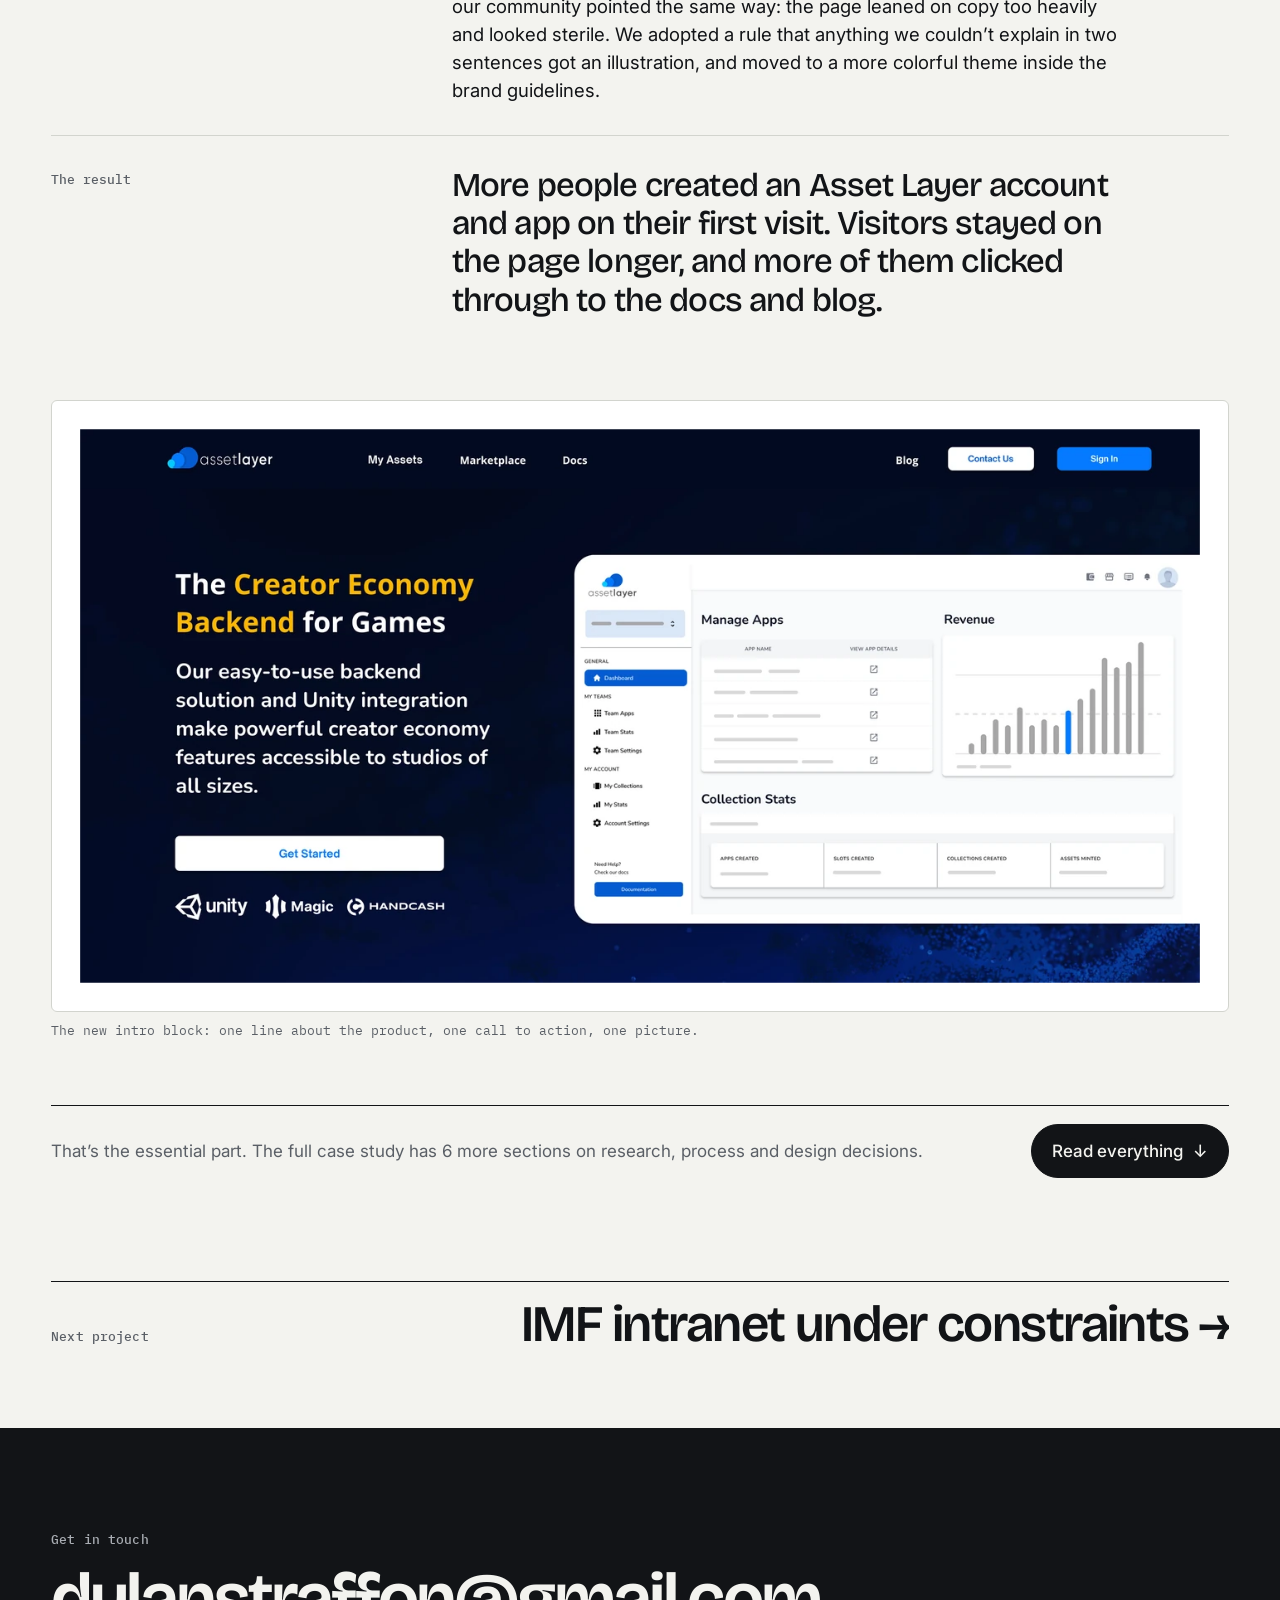
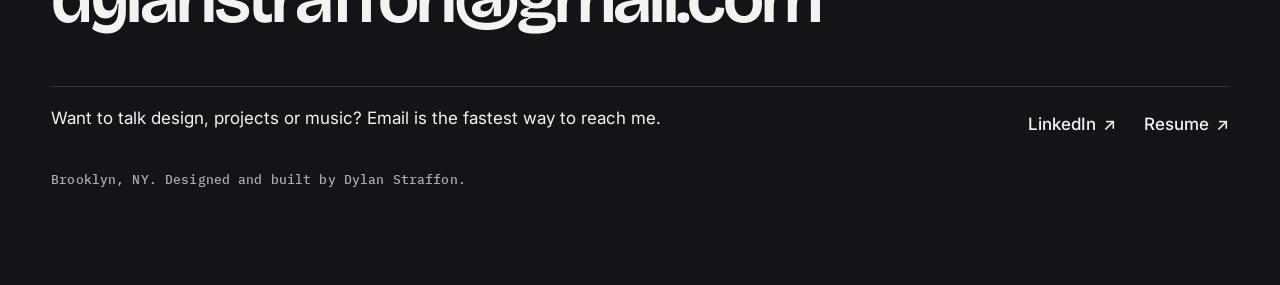
<file: landing-page.html>
<!doctype html>
<html lang="en" class="no-js">
<head>
<meta charset="utf-8">
<meta name="viewport" content="width=device-width, initial-scale=1">
<title>Asset Layer landing page redesign | Dylan Straffon</title>
<meta name="description" content="A two week redesign of the Asset Layer landing page to keep more new visitors, with competitive research, user testing and a lot less copy.">
<link rel="canonical" href="https://www.dylanstraffon.com/landing-page.html">
<meta property="og:type" content="website">
<meta property="og:title" content="Asset Layer landing page redesign | Dylan Straffon">
<meta property="og:description" content="A two week redesign of the Asset Layer landing page to keep more new visitors, with competitive research, user testing and a lot less copy.">
<meta property="og:url" content="https://www.dylanstraffon.com/landing-page.html">
<meta property="og:image" content="https://www.dylanstraffon.com/images/og/landing-page.jpg">
<meta name="twitter:card" content="summary_large_image">
<meta name="theme-color" content="#F3F3EF">
<link rel="icon" href="favicon.svg" type="image/svg+xml">
<script>(function(){var d=document.documentElement,m='essential';d.classList.remove('no-js');d.classList.add('js');try{m=localStorage.getItem('detail')||m}catch(e){}d.dataset.detail=m;})()</script>
<link rel="preconnect" href="https://fonts.googleapis.com">
<link rel="preconnect" href="https://fonts.gstatic.com" crossorigin>
<link href="https://fonts.googleapis.com/css2?family=Bricolage+Grotesque:opsz,wght@12..96,500..700&family=IBM+Plex+Mono:wght@400;500&family=Inter:wght@400;500;600&display=swap" rel="stylesheet">
<link rel="stylesheet" href="styles.css">

</head>
<body>
<a class="skip" href="#main">Skip to content</a>
<header class="wrap top">
  <a class="brand" href="index.html">Dylan Straffon</a>
  <nav class="nav" aria-label="Main">
    <a href="index.html#work">Work</a>
    <a href="playground.html">Playground</a>
    <a href="about.html">About</a>
    <a href="https://drive.google.com/file/d/1WEjNAvvvb3r5d7Brk03BjblXCN2HUyRD/view?usp=sharing" target="_blank" rel="noopener">Resume</a>
    <a href="#contact">Contact</a>
  </nav>
</header>
<main id="main">
<header class="wrap case-head">
  <a class="crumb mono" href="index.html#work">← All work</a>
  <h1>Asset Layer landing page redesign</h1>
  <p class="deck">Attracting users and reducing churn, in two weeks.</p>
  <dl class="facts"><div><dt>Client</dt><dd>Asset Layer</dd></div><div><dt>My role</dt><dd>Lead designer</dd></div><div><dt>Time</dt><dd>2 weeks</dd></div><div><dt>Tools</dt><dd>Figma, Zoom for user testing</dd></div></dl>
  <div class="plate flush"><img src="images/landing-page/hero.webp" srcset="images/landing-page/hero-1250.webp 1250w, images/landing-page/hero.webp 2500w" sizes="(max-width:860px) 92vw, 1300px" width="2500" height="1410" alt="The redesigned Asset Layer landing page on a desktop monitor and a laptop against a dark blue background" fetchpriority="high" decoding="async"></div>
</header><section class="wrap sec" style="padding-bottom:0"><div class="sec-head" style="margin-bottom:0"><h2>The short version</h2><span class="mono muted">About a minute</span></div><div class="short">
<div class="row"><h3>The problem</h3><p>Too many new visitors to AssetLayer.com left before creating an account or clicking through to learn more. The product and its audience had also changed since the page was written, so it no longer described what Asset Layer offered.</p></div>
<div class="row"><h3>What I did</h3><p>I had about two weeks, testing included, and the page had to stay simple enough for engineering to build quickly. I kept the parts of the old page that worked and cut the rest. Competitive research and sessions with people from our community pointed the same way: the page leaned on copy too heavily and looked sterile. We adopted a rule that anything we couldn’t explain in two sentences got an illustration, and moved to a more colorful theme inside the brand guidelines.</p></div>
<div class="row result"><h3>The result</h3><p>More people created an Asset Layer account and app on their first visit. Visitors stayed on the page longer, and more of them clicked through to the docs and blog.</p></div></div></section><div class="wrap" data-short><figure class="rv pad" style="margin-top:clamp(28px,4vw,56px)"><img src="images/landing-page/intro.webp" srcset="images/landing-page/intro-1350.webp 1350w, images/landing-page/intro.webp 2700w" sizes="(max-width:860px) 92vw, 1300px" width="2700" height="1335" alt="Intro block: the headline The Creator Economy Backend for Games, a get started button, Unity, Magic and HandCash logos, and a screenshot of the Asset Layer dashboard" loading="lazy" decoding="async"><figcaption>The new intro block: one line about the product, one call to action, one picture.</figcaption></figure></div><div class="wrap"><div class="more"><p class="muted">That’s the essential part. The full case study has 6 more sections on research, process and design decisions.</p><button class="btn" type="button" data-set-detail="everything">Read everything <span aria-hidden="true">↓</span></button></div></div><div class="wrap"><section class="chapter" data-full><h2>Context and constraints</h2><div class="prose"><p>You only get one chance at a first impression, and for a SaaS company the landing page is where it happens. When we saw a high churn rate for new visitors to AssetLayer.com, improving that impression became a priority.</p><p>Asset Layer is a UGC platform that turns games into creator ecosystems. Developers use it to fast track their apps into ecosystems with exchangeable assets, and third party creators can submit their own content to those apps.</p><p>It was also a startup. The design had to stay lightweight so developers weren’t handed bloat, and I watched for scope creep throughout. As lead designer I built the large majority of the mockups, prototypes and components for this project myself in Figma.</p><h3>The goal</h3><p>A new lightweight landing page that keeps more new visitors and accurately reflects the product, leading to more sign ups and more interaction with Asset Layer.</p></div></section><section class="chapter" data-full><h2>Competitive research</h2><div class="prose"><p>With limited resources, it mattered that we didn’t build things that wouldn’t help. I looked at competitors’ landing pages to see what they were doing right or wrong, and what our users probably already expected from a SaaS product in this space. That research shaped the content of the page as well as its tone and look.</p></div><div class="pair"><figure class="rv pad"><img src="images/landing-page/competitive-research-1.webp" srcset="images/landing-page/competitive-research-1-693.webp 693w, images/landing-page/competitive-research-1.webp 1387w" sizes="(max-width:860px) 92vw, 1300px" width="1387" height="458" alt="A row of competitor landing pages laid out side by side" loading="lazy" decoding="async"></figure><figure class="rv pad"><img src="images/landing-page/competitive-research-2.webp" sizes="(max-width:860px) 92vw, 1300px" width="1097" height="777" alt="A second group of competitor landing pages collected for review" loading="lazy" decoding="async"></figure></div></section><section class="chapter" data-full><h2>What was wrong with the old page</h2><div class="prose"><p>This was a quick redesign of an existing page, so starting from scratch made no sense. We kept the sections that were working and removed the ones that weren’t.</p><p>The biggest flaw, from feedback and from user testing, was how much the page relied on copy to explain the product. People felt overwhelmed and weren’t sure what to read first.</p><p>The middle section, titled “Asset Layer is a Game Changer”, confused people more than we expected. In testing we asked users to read it and describe what they understood. Many had trouble following the images and explanations, so we put more weight on simplicity.</p></div><figure class="rv narrow"><div class="tall" tabindex="0" role="region" aria-label="The previous landing page. Scrollable image."><img src="images/landing-page/old-page-full.webp" srcset="images/landing-page/old-page-full-1165.webp 1165w, images/landing-page/old-page-full.webp 2330w" sizes="(max-width:860px) 92vw, 760px" width="2330" height="7126" alt="Full length screenshot of the previous Asset Layer landing page" loading="lazy" decoding="async"></div><figcaption>The previous landing page. Scroll inside the frame to see the whole page.</figcaption></figure></section><section class="chapter" data-full><h2>The design process</h2><div class="prose"><h3 style="margin-top:0">Testing and iterating</h3><p>Alongside the competitive research, we spent a lot of time with users from our community, gathering feedback on readability and looks. Each new draft went in front of customers and the team. That loop of tweaking and testing exposed many of our assumptions, and it’s what led us to rethink the aesthetics and the amount of copy.</p><h3>Establishing a theme</h3><p>The old page lacked character. It was sterile and uninviting. We went for something sleeker and more futuristic, shifting away from black and white toward colorful gradients with blues and yellows, more images, and a more playful layout, all within our brand guidelines.</p><p>When we showed the new theme to users, they were noticeably more excited about the product. The team believes this change was a big part of the improved numbers after launch.</p></div><figure class="rv narrow pad"><img src="images/landing-page/color-palette.webp" srcset="images/landing-page/color-palette-1250.webp 1250w, images/landing-page/color-palette.webp 2500w" sizes="(max-width:860px) 92vw, 760px" width="2500" height="668" alt="Color palettes compared: the previous white, blue and charcoal next to the improved yellow, navy and blue" loading="lazy" decoding="async"><figcaption>Previous palette and the improved one.</figcaption></figure><div class="prose sub"><h3>Simplifying the copy</h3><p>Describing a complex system in short, simple language is tricky. Where something couldn’t be explained in two sentences, we paired it with an illustration. The page became easier to read and better balanced between image and text.</p></div></section><section class="chapter" data-full><h2>Design breakdown</h2><div class="prose"><p>The page, one block at a time.</p></div><div class="prose sub"><h3>Introductory block</h3><p>The intro block has a quick description of the product, the main call to action to get started, and a simplified image of the product. A few partner logos establish credibility. With this design we saw a significant increase in visitors clicking the call to action.</p></div><figure class="rv pad"><img src="images/landing-page/intro.webp" srcset="images/landing-page/intro-1350.webp 1350w, images/landing-page/intro.webp 2700w" sizes="(max-width:860px) 92vw, 1300px" width="2700" height="1335" alt="Intro block: the headline The Creator Economy Backend for Games, a get started button, Unity, Magic and HandCash logos, and a screenshot of the Asset Layer dashboard" loading="lazy" decoding="async"></figure><div class="prose sub"><h3>Descriptive block</h3><p>The elevator pitch, common across SaaS competitors. Compared with the previous version, it leans on images to give each feature context. On the live site it animates as you scroll.</p></div><figure class="rv pad"><img src="images/landing-page/descriptive.webp" srcset="images/landing-page/descriptive-960.webp 960w, images/landing-page/descriptive.webp 1920w" sizes="(max-width:860px) 92vw, 1300px" width="1920" height="910" alt="Descriptive block headed Transform Community Into Collaboration, with illustrated icons for UGC, interoperability and monetization" loading="lazy" decoding="async"></figure><div class="prose sub"><h3>Features block</h3><p>The most detailed part of the page: a list of platform features across different use cases, each linking to the relevant documentation and paired with an icon so the section doesn’t feel copy heavy. Game assets give the page a more playful look, an idea that came from the competitive research.</p></div><figure class="rv pad"><img src="images/landing-page/features.webp" srcset="images/landing-page/features-1350.webp 1350w, images/landing-page/features.webp 2700w" sizes="(max-width:860px) 92vw, 1300px" width="2700" height="1687" alt="Features block headed AAA Features for All Studios: twelve feature links in three columns, player management, content management and monetization, framed by cartoon animal characters and a werewolf" loading="lazy" decoding="async"></figure><div class="prose sub"><h3>Demo block</h3><p>This carried over from the original page. Customers told us they wanted to see the product at work, and the video shows how easy it is to integrate with their application.</p></div><figure class="rv pad"><img src="images/landing-page/demo.webp" srcset="images/landing-page/demo-1350.webp 1350w, images/landing-page/demo.webp 2700w" sizes="(max-width:860px) 92vw, 1300px" width="2700" height="1016" alt="Demo block headed Plug and Play with Any Unity Game, a try Asset Layer button and an embedded video about the Unity integration" loading="lazy" decoding="async"></figure><div class="prose sub"><h3>Example applications</h3><p>Competitive research showed the importance of real applications built on the platform. We featured two built by the internal team and designed by me, in a carousel, since they are best shown with several images and little caption text. One of them is live at <a href="https://Rolltopia.games" target="_blank" rel="noopener">Rolltopia.games</a>.</p></div><figure class="rv pad"><img src="images/landing-page/examples.webp" srcset="images/landing-page/examples-1350.webp 1350w, images/landing-page/examples.webp 2700w" sizes="(max-width:860px) 92vw, 1300px" width="2700" height="1611" alt="Powered By Asset Layer block showing two games built on the platform, Rolltopia and Duro Dogs, in a carousel" loading="lazy" decoding="async"></figure><div class="prose sub"><h3>Contact form</h3><p>Several competitors had a calendar feature, and many of our customers wanted to talk through features on a call. This let them book a meeting with the team quickly. Almost every user who scheduled a call went on to create an Asset Layer app.</p></div><figure class="rv pad"><img src="images/landing-page/contact.webp" srcset="images/landing-page/contact-1350.webp 1350w, images/landing-page/contact.webp 2700w" sizes="(max-width:860px) 92vw, 1300px" width="2700" height="1377" alt="Contact block headed Interested in Learning More, with a contact button and a calendar for booking a call with the team" loading="lazy" decoding="async"></figure><div class="prose sub"><h3>Footer</h3><p>The footer is a directory. Ours links to things outside the top nav: the blog, social accounts, and other apps built on the platform.</p></div><figure class="rv pad"><img src="images/landing-page/footer.webp" srcset="images/landing-page/footer-1350.webp 1350w, images/landing-page/footer.webp 2700w" sizes="(max-width:860px) 92vw, 1300px" width="2700" height="458" alt="Black footer with the Asset Layer logo and four columns of links: product, resources, our games and social" loading="lazy" decoding="async"></figure><div class="prose sub"><h3>Mobile</h3><p>The Asset Layer app is used almost entirely on desktop, but our analytics showed that many people visit for the first time on a phone, usually from social posts or the blog. I designed with breakpoints and several Figma mockup variations so the page works across device sizes.</p></div><figure class="rv phone pad"><img src="images/landing-page/mobile.webp" srcset="images/landing-page/mobile-500.webp 500w, images/landing-page/mobile.webp 1000w" sizes="(max-width:860px) 78vw, 440px" width="1000" height="1828" alt="Mobile version of the landing page on a phone: the headline The Backend Solution for Creator Economies, a get started for free button and the top of the dashboard" loading="lazy" decoding="async"></figure></section><section class="chapter" data-full><h2>Final design and what came after</h2><div class="prose"><p>The full page is below, though the live site at <a href="https://assetlayer.com" target="_blank" rel="noopener">AssetLayer.com</a> shows it better, with its animations and breakpoints.</p><p>After the changes went live, more users created an Asset Layer account and app on their first visit. Average time on the page went up, and so did the number of people clicking a secondary link such as documentation or the blog.</p><p>Some parts of the site still weren’t performing as well as they could, so the plan was to keep adjusting copy and images based on feedback and analytics.</p></div><figure class="rv narrow"><div class="tall" tabindex="0" role="region" aria-label="The redesigned landing page. Scrollable image."><img src="images/landing-page/new-page-full.webp" srcset="images/landing-page/new-page-full-960.webp 960w, images/landing-page/new-page-full.webp 1920w" sizes="(max-width:860px) 92vw, 760px" width="1920" height="6468" alt="Full length screenshot of the redesigned Asset Layer landing page" loading="lazy" decoding="async"></div><figcaption>The redesigned landing page. Scroll inside the frame to see the whole page.</figcaption></figure></section></div><div class="wrap"><a class="next" href="imf.html"><span class="mono muted">Next project</span><strong>IMF intranet under constraints <span aria-hidden="true">→</span></strong></a></div>
</main>
<footer class="foot" id="contact">
  <div class="wrap">
    <p class="mono">Get in touch</p>
    <h2><a href="mailto:dylanstraffon@gmail.com">dylanstraffon@gmail.com</a></h2>
    <div class="foot-row">
      <p>Want to talk design, projects or music? Email is the fastest way to reach me.</p>
      <ul>
        <li><a class="lk" href="https://www.linkedin.com/in/dylan-straffon/" target="_blank" rel="noopener">LinkedIn <span class="ar" aria-hidden="true">↗</span></a></li>
        <li><a class="lk" href="https://drive.google.com/file/d/1WEjNAvvvb3r5d7Brk03BjblXCN2HUyRD/view?usp=sharing" target="_blank" rel="noopener">Resume <span class="ar" aria-hidden="true">↗</span></a></li>
      </ul>
    </div>
    <p class="mono" style="margin-top:28px">Brooklyn, NY. Designed and built by Dylan Straffon.</p>
  </div>
</footer>
<div class="detail" role="group" aria-label="How much detail to show">
  <button type="button" data-mode="essential" aria-pressed="true">Essential</button>
  <button type="button" data-mode="everything" aria-pressed="false">Everything</button>
</div>
<script src="main.js" defer></script>
</body>
</html>
</file>
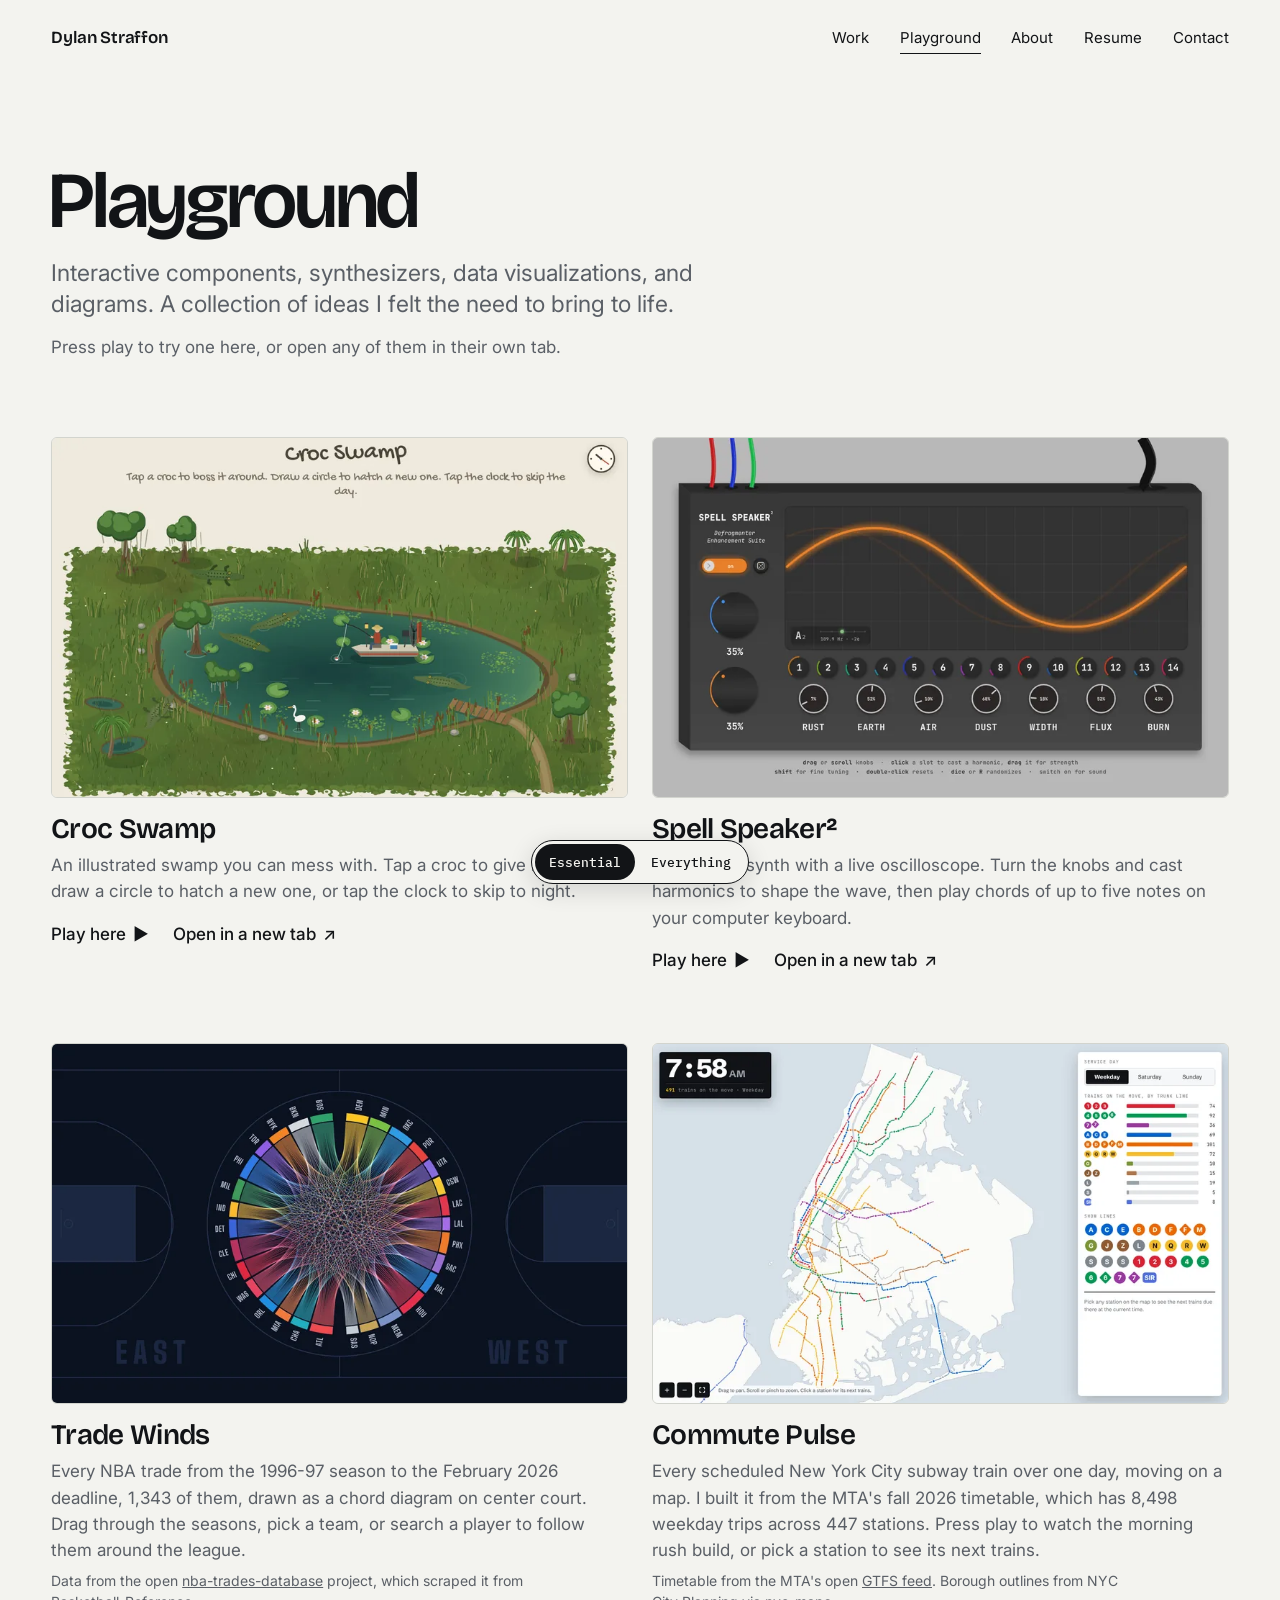
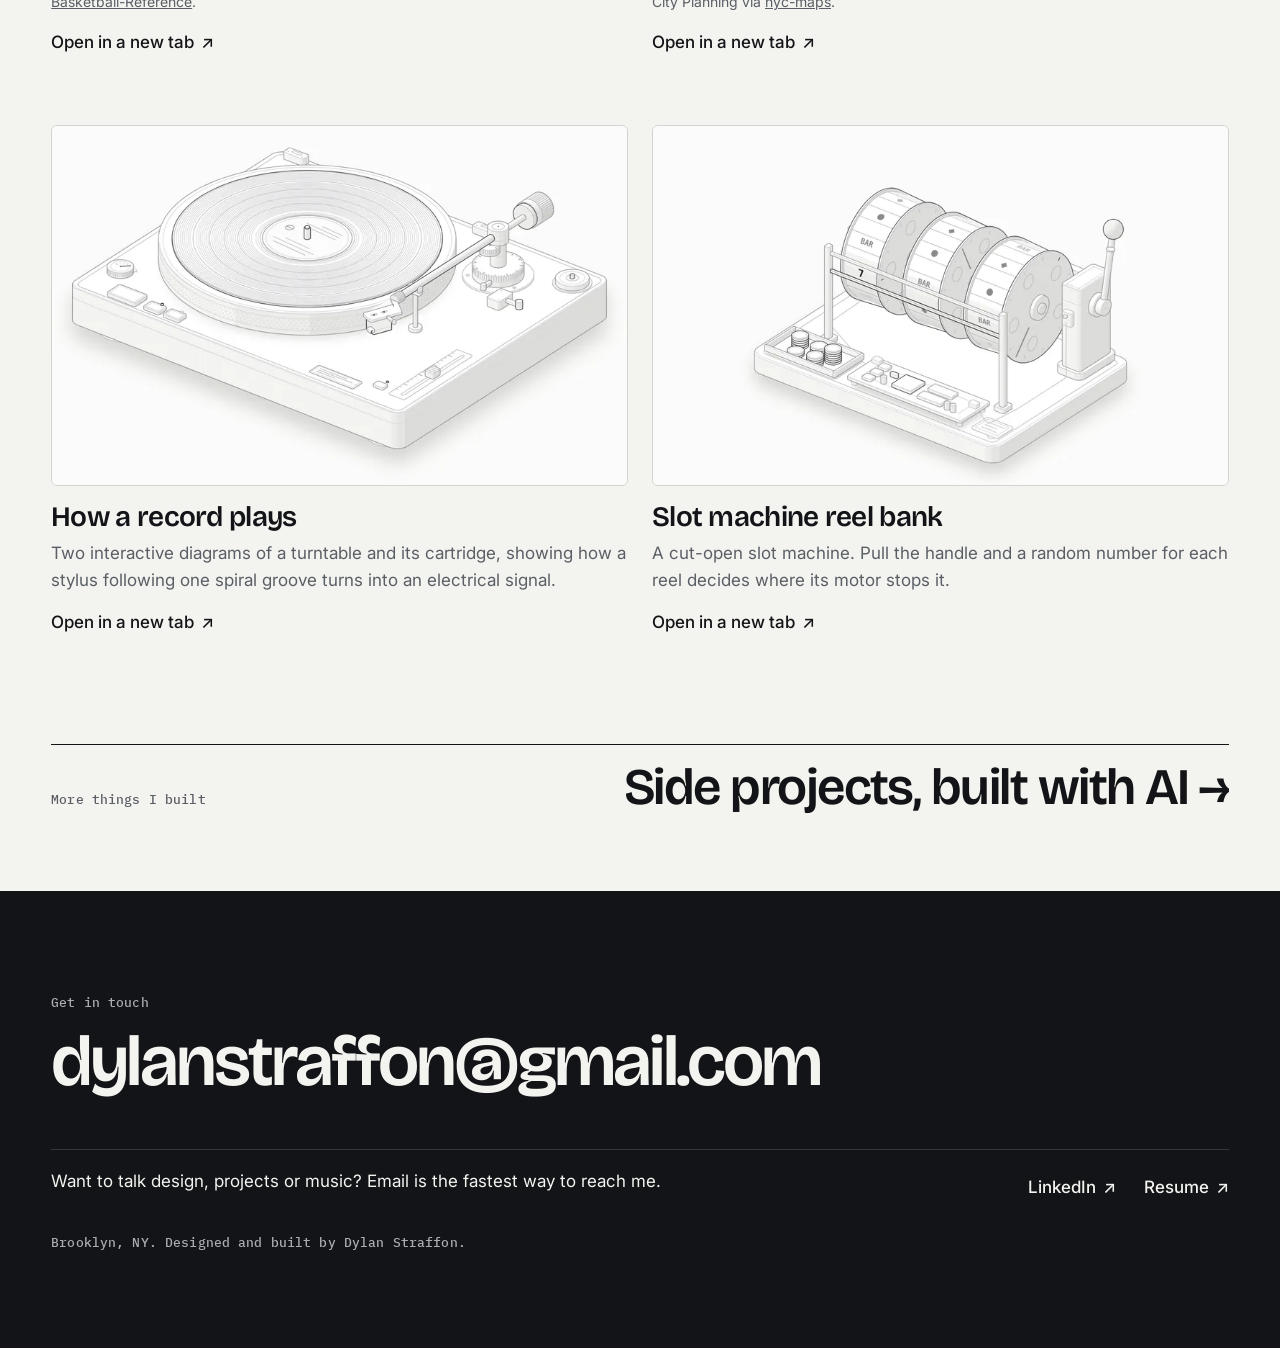
<file: playground.html>
<!doctype html>
<html lang="en" class="no-js">
<head>
<meta charset="utf-8">
<meta name="viewport" content="width=device-width, initial-scale=1">
<title>Playground | Dylan Straffon</title>
<meta name="description" content="Interactive components, synthesizers, data visualizations, and diagrams. A collection of ideas I felt the need to bring to life.">
<link rel="canonical" href="https://www.dylanstraffon.com/playground.html">
<meta property="og:type" content="website">
<meta property="og:title" content="Playground | Dylan Straffon">
<meta property="og:description" content="Interactive components, synthesizers, data visualizations, and diagrams. A collection of ideas I felt the need to bring to life.">
<meta property="og:url" content="https://www.dylanstraffon.com/playground.html">
<meta property="og:image" content="https://www.dylanstraffon.com/images/og/playground.jpg">
<meta name="twitter:card" content="summary_large_image">
<meta name="theme-color" content="#F3F3EF">
<link rel="icon" href="favicon.svg" type="image/svg+xml">
<script>(function(){var d=document.documentElement,m='essential';d.classList.remove('no-js');d.classList.add('js');try{m=localStorage.getItem('detail')||m}catch(e){}d.dataset.detail=m;})()</script>
<link rel="preconnect" href="https://fonts.googleapis.com">
<link rel="preconnect" href="https://fonts.gstatic.com" crossorigin>
<link href="https://fonts.googleapis.com/css2?family=Bricolage+Grotesque:opsz,wght@12..96,500..700&family=IBM+Plex+Mono:wght@400;500&family=Inter:wght@400;500;600&display=swap" rel="stylesheet">
<link rel="stylesheet" href="styles.css">

</head>
<body>
<a class="skip" href="#main">Skip to content</a>
<header class="wrap top">
  <a class="brand" href="index.html">Dylan Straffon</a>
  <nav class="nav" aria-label="Main">
    <a href="index.html#work">Work</a>
    <a href="playground.html" aria-current="page">Playground</a>
    <a href="about.html">About</a>
    <a href="https://drive.google.com/file/d/1WEjNAvvvb3r5d7Brk03BjblXCN2HUyRD/view?usp=sharing" target="_blank" rel="noopener">Resume</a>
    <a href="#contact">Contact</a>
  </nav>
</header>
<main id="main">
<header class="wrap case-head">
  <h1>Playground</h1>
  <p class="deck">Interactive components, synthesizers, data visualizations, and diagrams. A collection of ideas I felt the need to bring to life.</p>
  <p class="muted toy-intro js-only">Press play to try one here, or open any of them in their own tab.</p>
</header>
<div class="wrap toys">
<article class="toy rv" id="croc-swamp" data-src="playground/croc-swamp.html" data-name="Croc Swamp">
  <div class="toy-frame" style="background:#EFE9DD">
    <img src="images/playground/croc-swamp.webp" srcset="images/playground/croc-swamp-800.webp 800w, images/playground/croc-swamp.webp 1600w" sizes="(max-width:860px) 92vw, 652px" width="1600" height="1000" alt="An illustrated swamp seen from above, with crocodiles in a green pond, a fisherman in an airboat, a heron and lily pads" loading="lazy" decoding="async">
  </div>
  <div class="toy-body">
    <h2>Croc Swamp</h2>
    <p>An illustrated swamp you can mess with. Tap a croc to give it orders, draw a circle to hatch a new one, or tap the clock to skip to night.</p>
    <div class="links"><button class="lk play" type="button" aria-pressed="false" hidden>Play here <span class="ar" aria-hidden="true">▶</span></button><a class="lk open" href="playground/croc-swamp.html" target="_blank" rel="noopener">Open in a new tab <span class="ar" aria-hidden="true">↗</span></a></div>
  </div>
</article>
<article class="toy rv" id="spell-speaker" data-src="playground/spell-speaker.html" data-name="Spell Speaker²">
  <div class="toy-frame" style="background:#B8B8B8">
    <img src="images/playground/spell-speaker.webp" srcset="images/playground/spell-speaker-800.webp 800w, images/playground/spell-speaker.webp 1600w" sizes="(max-width:860px) 92vw, 652px" width="1600" height="1000" alt="A dark grey synth panel with a glowing orange sine wave on its oscilloscope screen, 14 numbered harmonic slots and seven knobs below it" loading="lazy" decoding="async">
  </div>
  <div class="toy-body">
    <h2>Spell Speaker²</h2>
    <p>A made-up synth with a live oscilloscope. Turn the knobs and cast harmonics to shape the wave, then play chords of up to five notes on your computer keyboard.</p>
    <div class="links"><button class="lk play" type="button" aria-pressed="false" hidden>Play here <span class="ar" aria-hidden="true">▶</span></button><a class="lk open" href="playground/spell-speaker.html" target="_blank" rel="noopener">Open in a new tab <span class="ar" aria-hidden="true">↗</span></a></div>
  </div>
</article>
<article class="toy rv" id="trade-winds" data-src="" data-name="Trade Winds">
  <div class="toy-frame" style="background:#0B1120">
    <img src="images/playground/trade-winds.webp" srcset="images/playground/trade-winds-800.webp 800w, images/playground/trade-winds.webp 1600w" sizes="(max-width:860px) 92vw, 652px" width="1600" height="1000" alt="A dark basketball court with a circular chord diagram at center court: the 30 NBA teams sit around the ring as colored arcs, with ribbons between the teams that traded with each other, East on the left and West on the right" loading="lazy" decoding="async">
  </div>
  <div class="toy-body">
    <h2>Trade Winds</h2>
    <p>Every NBA trade from the 1996-97 season to the February 2026 deadline, 1,343 of them, drawn as a chord diagram on center court. Drag through the seasons, pick a team, or search a player to follow them around the league.</p>
    <p class="credit">Data from the open <a href="https://github.com/brucegav/nba-trades-database" target="_blank" rel="noopener">nba-trades-database</a> project, which scraped it from <a href="https://www.basketball-reference.com/" target="_blank" rel="noopener">Basketball-Reference</a>.</p>
    <div class="links"><button class="lk play" type="button" aria-pressed="false" hidden>Play here <span class="ar" aria-hidden="true">▶</span></button><a class="lk open" href="playground/trade-winds/index.html" target="_blank" rel="noopener">Open in a new tab <span class="ar" aria-hidden="true">↗</span></a></div>
  </div>
</article>
<article class="toy rv" id="commute-pulse" data-src="" data-name="Commute Pulse">
  <div class="toy-frame" style="background:#D6E0E9">
    <img src="images/playground/commute-pulse.webp" srcset="images/playground/commute-pulse-800.webp 800w, images/playground/commute-pulse.webp 1440w" sizes="(max-width:860px) 92vw, 652px" width="1440" height="900" alt="Map of New York City's five boroughs with subway lines traced as colored dots, one per train, at 7:58 AM on a weekday with 491 trains running, beside a panel of train counts by line" loading="lazy" decoding="async">
  </div>
  <div class="toy-body">
    <h2>Commute Pulse</h2>
    <p>Every scheduled New York City subway train over one day, moving on a map. I built it from the MTA's fall 2026 timetable, which has 8,498 weekday trips across 447 stations. Press play to watch the morning rush build, or pick a station to see its next trains.</p>
    <p class="credit">Timetable from the MTA's open <a href="https://www.mta.info/developers" target="_blank" rel="noopener">GTFS feed</a>. Borough outlines from NYC City Planning via <a href="https://github.com/dwillis/nyc-maps" target="_blank" rel="noopener">nyc-maps</a>.</p>
    <div class="links"><button class="lk play" type="button" aria-pressed="false" hidden>Play here <span class="ar" aria-hidden="true">▶</span></button><a class="lk open" href="playground/commute-pulse/index.html" target="_blank" rel="noopener">Open in a new tab <span class="ar" aria-hidden="true">↗</span></a></div>
  </div>
</article>
<article class="toy rv" id="record-player" data-src="" data-name="How a record plays">
  <div class="toy-frame" style="background:#FBFBFA">
    <img src="images/playground/record-player.webp" srcset="images/playground/record-player-800.webp 800w, images/playground/record-player.webp 1220w" sizes="(max-width:860px) 92vw, 652px" width="1220" height="762" alt="Line drawing of a turntable at an angle, with a record on the platter and the tonearm resting beside it" loading="lazy" decoding="async">
  </div>
  <div class="toy-body">
    <h2>How a record plays</h2>
    <p>Two interactive diagrams of a turntable and its cartridge, showing how a stylus following one spiral groove turns into an electrical signal.</p>
    <div class="links"><button class="lk play" type="button" aria-pressed="false" hidden>Play here <span class="ar" aria-hidden="true">▶</span></button><a class="lk open" href="playground/record-player.html" target="_blank" rel="noopener">Open in a new tab <span class="ar" aria-hidden="true">↗</span></a></div>
  </div>
</article>
<article class="toy rv" id="slot-machine" data-src="" data-name="Slot machine reel bank">
  <div class="toy-frame" style="background:#FBFBFA">
    <img src="images/playground/slot-machine.webp" srcset="images/playground/slot-machine-800.webp 800w, images/playground/slot-machine.webp 1280w" sizes="(max-width:860px) 92vw, 652px" width="1280" height="800" alt="Line drawing of a cut-open slot machine: three reels on a rail, a pull handle on the right and a logic board on the base" loading="lazy" decoding="async">
  </div>
  <div class="toy-body">
    <h2>Slot machine reel bank</h2>
    <p>A cut-open slot machine. Pull the handle and a random number for each reel decides where its motor stops it.</p>
    <div class="links"><button class="lk play" type="button" aria-pressed="false" hidden>Play here <span class="ar" aria-hidden="true">▶</span></button><a class="lk open" href="playground/slot-machine.html" target="_blank" rel="noopener">Open in a new tab <span class="ar" aria-hidden="true">↗</span></a></div>
  </div>
</article>
</div>
<div class="wrap"><a class="next" href="side-projects.html"><span class="mono muted">More things I built</span><strong>Side projects, built with AI <span aria-hidden="true">→</span></strong></a></div>
</main>
<footer class="foot" id="contact">
  <div class="wrap">
    <p class="mono">Get in touch</p>
    <h2><a href="mailto:dylanstraffon@gmail.com">dylanstraffon@gmail.com</a></h2>
    <div class="foot-row">
      <p>Want to talk design, projects or music? Email is the fastest way to reach me.</p>
      <ul>
        <li><a class="lk" href="https://www.linkedin.com/in/dylan-straffon/" target="_blank" rel="noopener">LinkedIn <span class="ar" aria-hidden="true">↗</span></a></li>
        <li><a class="lk" href="https://drive.google.com/file/d/1WEjNAvvvb3r5d7Brk03BjblXCN2HUyRD/view?usp=sharing" target="_blank" rel="noopener">Resume <span class="ar" aria-hidden="true">↗</span></a></li>
      </ul>
    </div>
    <p class="mono" style="margin-top:28px">Brooklyn, NY. Designed and built by Dylan Straffon.</p>
  </div>
</footer>
<div class="detail" role="group" aria-label="How much detail to show">
  <button type="button" data-mode="essential" aria-pressed="true">Essential</button>
  <button type="button" data-mode="everything" aria-pressed="false">Everything</button>
</div>
<script src="main.js" defer></script>
</body>
</html>
</file>
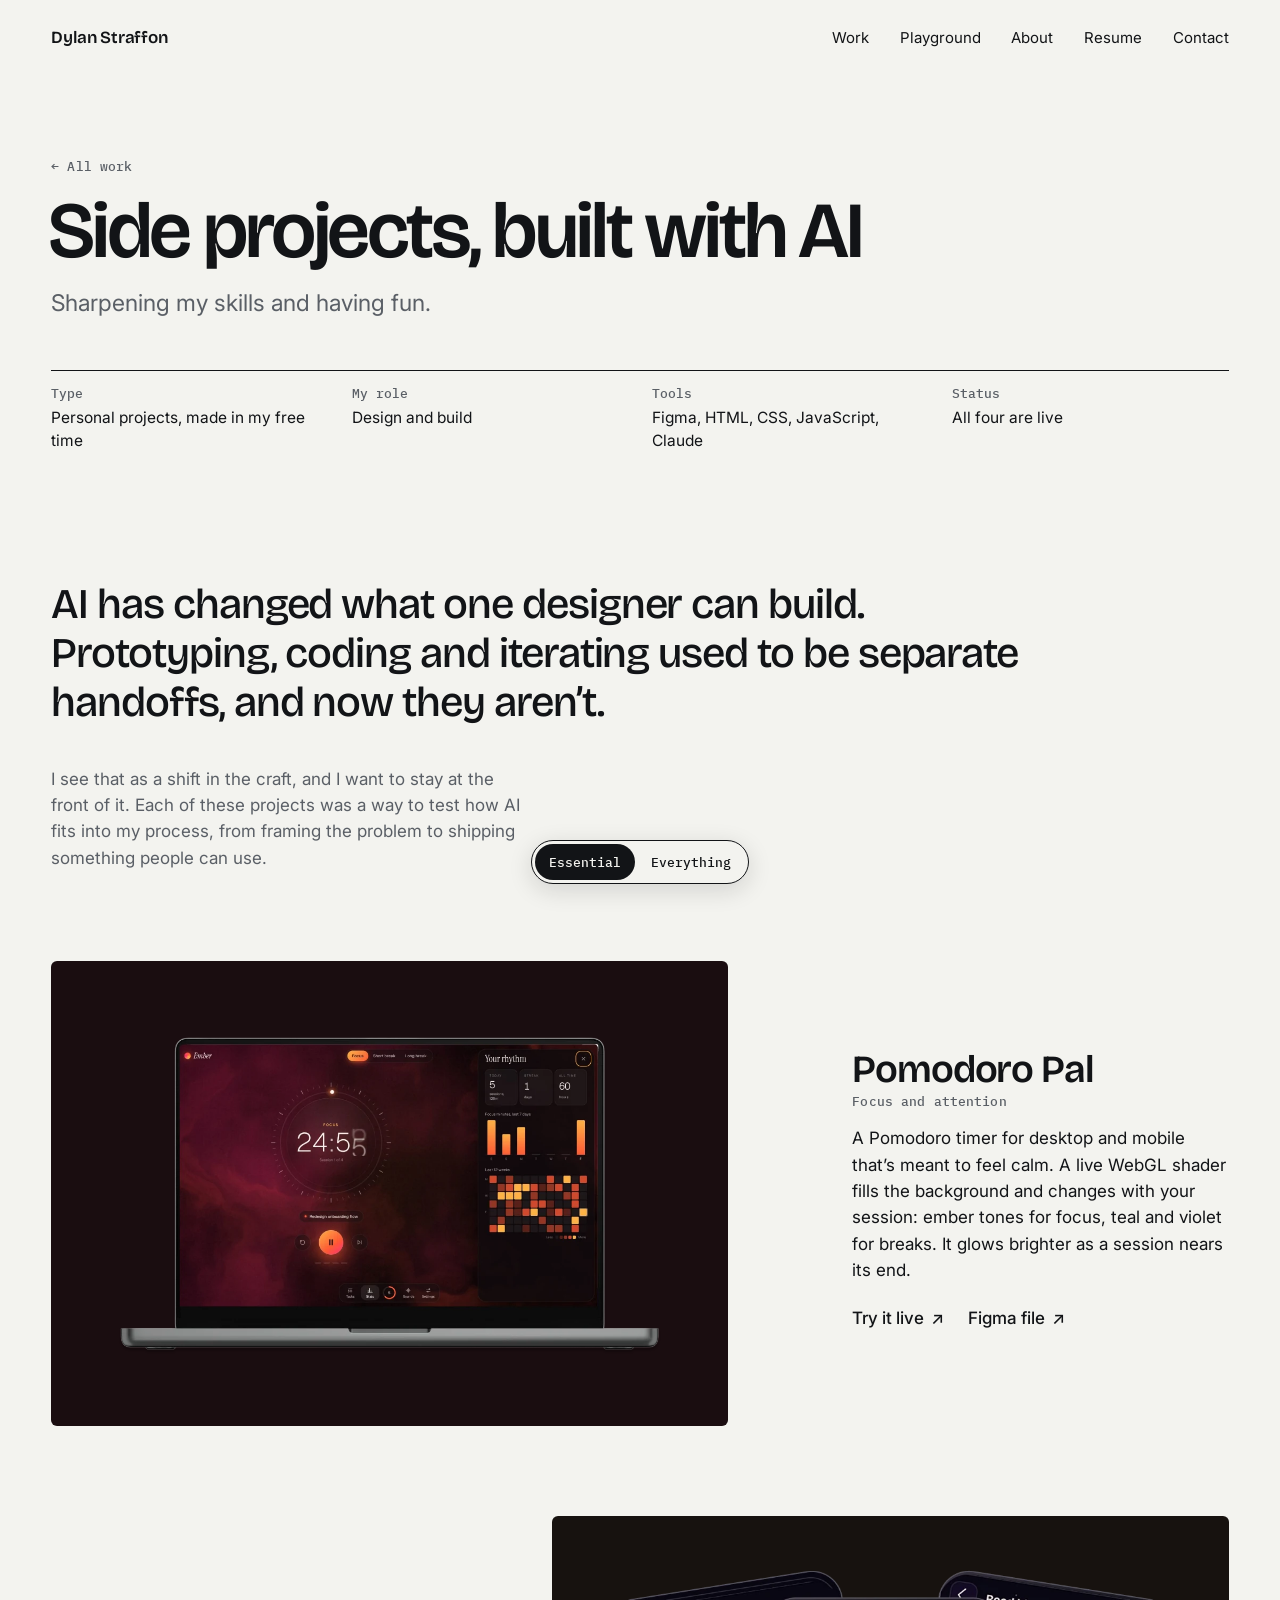
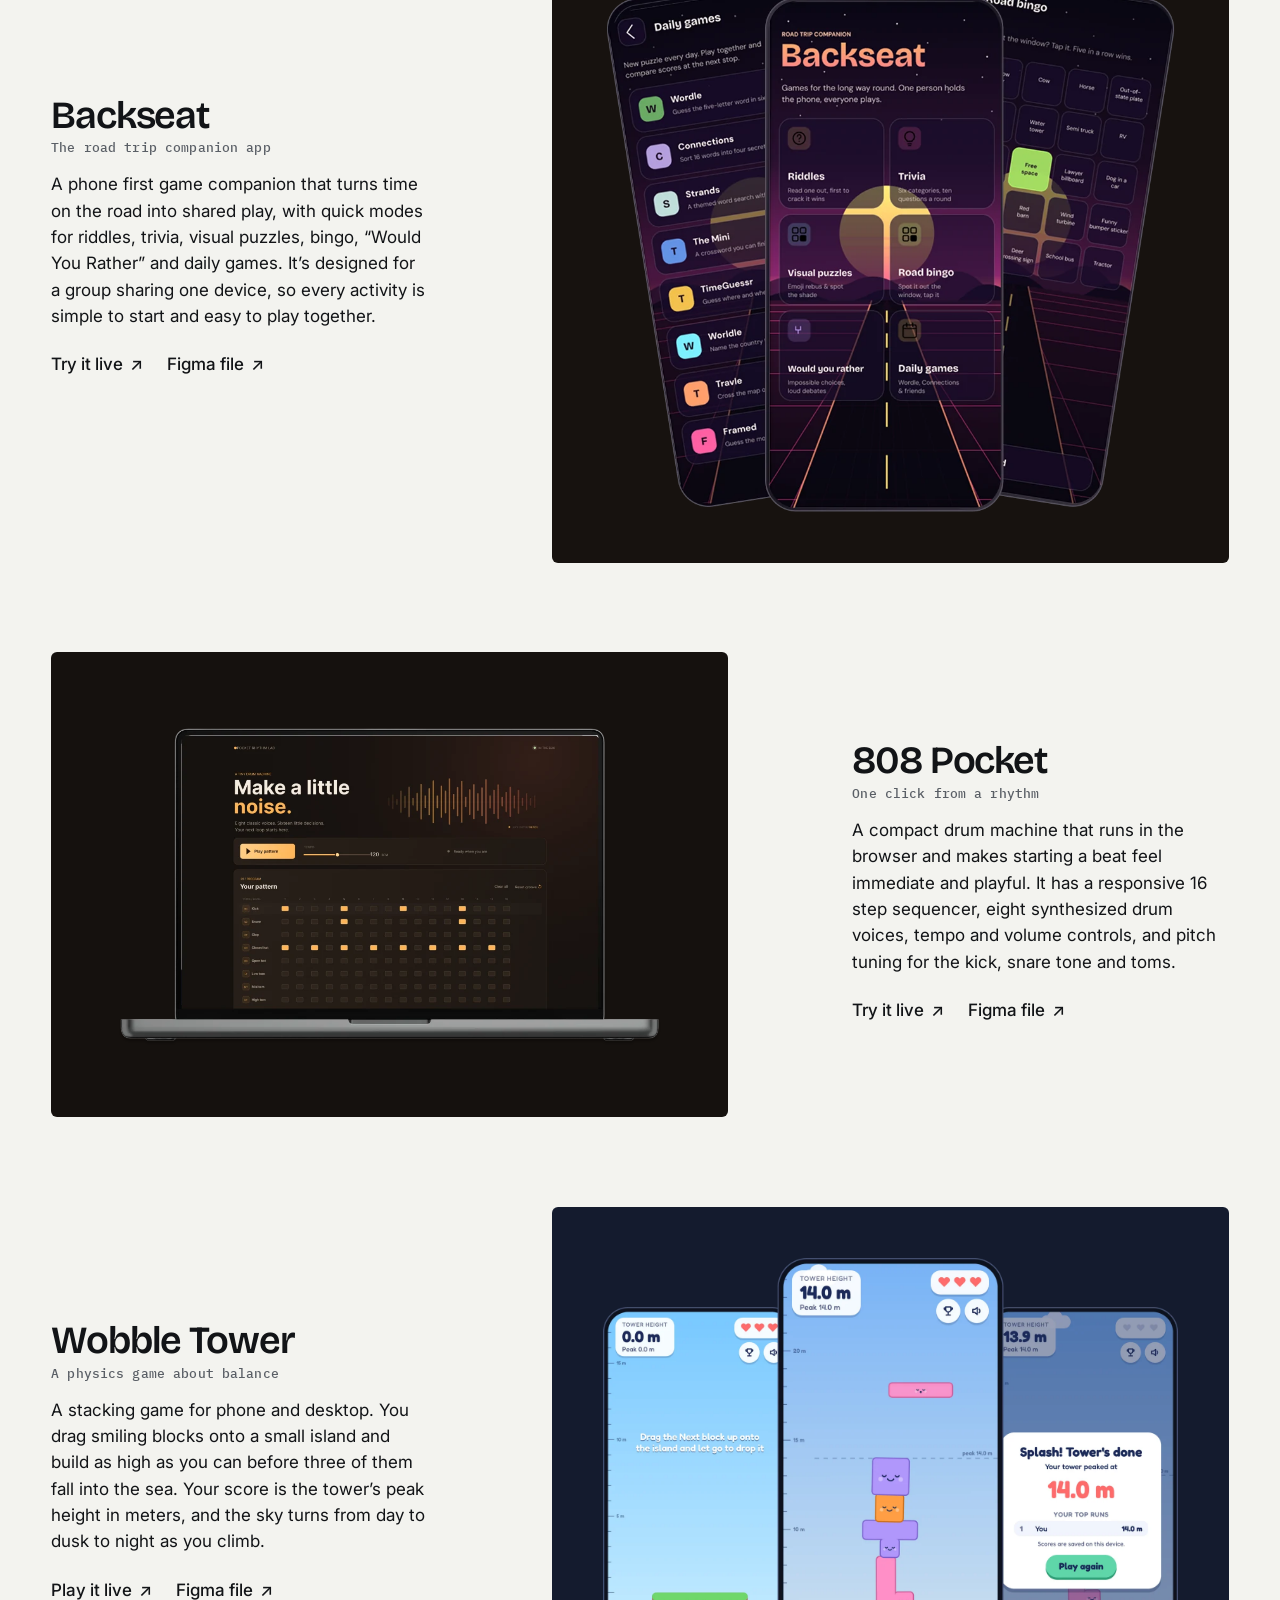
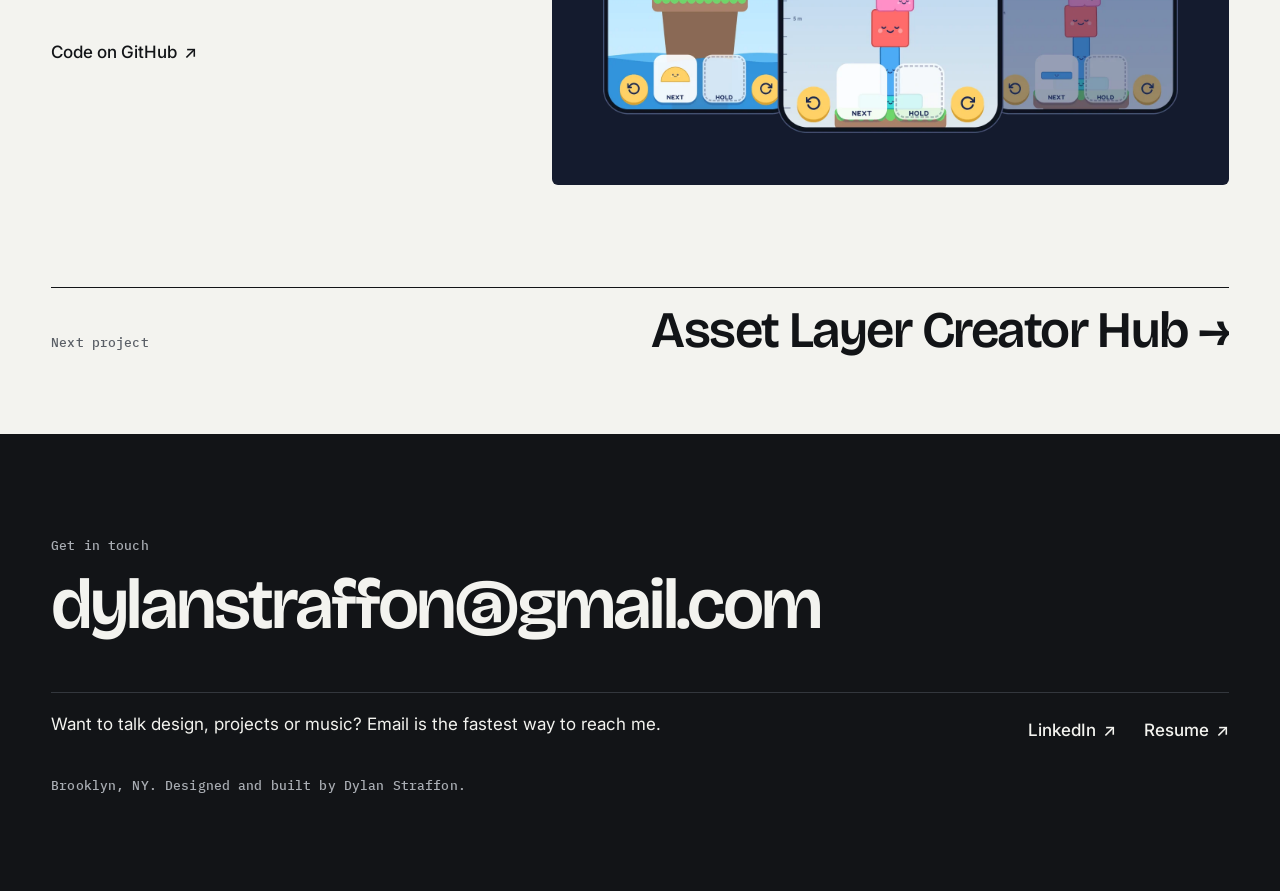
<file: side-projects.html>
<!doctype html>
<html lang="en" class="no-js">
<head>
<meta charset="utf-8">
<meta name="viewport" content="width=device-width, initial-scale=1">
<title>Side projects built with AI tools | Dylan Straffon</title>
<meta name="description" content="Pomodoro Pal, Backseat, 808 Pocket and Wobble Tower: three small apps and a physics game Dylan Straffon designed in Figma and built with Claude.">
<link rel="canonical" href="https://www.dylanstraffon.com/side-projects.html">
<meta property="og:type" content="website">
<meta property="og:title" content="Side projects built with AI tools | Dylan Straffon">
<meta property="og:description" content="Pomodoro Pal, Backseat, 808 Pocket and Wobble Tower: three small apps and a physics game Dylan Straffon designed in Figma and built with Claude.">
<meta property="og:url" content="https://www.dylanstraffon.com/side-projects.html">
<meta property="og:image" content="https://www.dylanstraffon.com/images/og/side-projects.jpg">
<meta name="twitter:card" content="summary_large_image">
<meta name="theme-color" content="#F3F3EF">
<link rel="icon" href="favicon.svg" type="image/svg+xml">
<script>(function(){var d=document.documentElement,m='essential';d.classList.remove('no-js');d.classList.add('js');try{m=localStorage.getItem('detail')||m}catch(e){}d.dataset.detail=m;})()</script>
<link rel="preconnect" href="https://fonts.googleapis.com">
<link rel="preconnect" href="https://fonts.gstatic.com" crossorigin>
<link href="https://fonts.googleapis.com/css2?family=Bricolage+Grotesque:opsz,wght@12..96,500..700&family=IBM+Plex+Mono:wght@400;500&family=Inter:wght@400;500;600&display=swap" rel="stylesheet">
<link rel="stylesheet" href="styles.css">

</head>
<body>
<a class="skip" href="#main">Skip to content</a>
<header class="wrap top">
  <a class="brand" href="index.html">Dylan Straffon</a>
  <nav class="nav" aria-label="Main">
    <a href="index.html#work">Work</a>
    <a href="playground.html">Playground</a>
    <a href="about.html">About</a>
    <a href="https://drive.google.com/file/d/1WEjNAvvvb3r5d7Brk03BjblXCN2HUyRD/view?usp=sharing" target="_blank" rel="noopener">Resume</a>
    <a href="#contact">Contact</a>
  </nav>
</header>
<main id="main">
<header class="wrap case-head">
  <a class="crumb mono" href="index.html#work">← All work</a>
  <h1>Side projects, built with AI</h1>
  <p class="deck">Sharpening my skills and having fun.</p>
  <dl class="facts"><div><dt>Type</dt><dd>Personal projects, made in my free time</dd></div><div><dt>My role</dt><dd>Design and build</dd></div><div><dt>Tools</dt><dd>Figma, HTML, CSS, JavaScript, Claude</dd></div><div><dt>Status</dt><dd>All four are live</dd></div></dl>
</header>
<section class="wrap sec statement" style="padding-bottom:0"><div class="grid">
  <p class="rv">AI has changed what one designer can build. Prototyping, coding and iterating used to be separate handoffs, and now they aren’t.</p>
  <p class="aside rv">I see that as a shift in the craft, and I want to stay at the front of it. Each of these projects was a way to test how AI fits into my process, from framing the problem to shipping something people can use.</p>
  <p class="aside rv" data-full>They show the same UX and product thinking as my client work, applied to real, working software, and they’re how I keep my skills current as the tools change.</p>
</div></section>
<div class="wrap">
<section class="proj"><div class="shot rv" style="background:#1A0D10"><img src="images/side-projects/pomodoro-pal.webp" sizes="(max-width:860px) 92vw, 760px" width="1080" height="682" alt="Pomodoro Pal on a laptop, with a timer reading 24:59 over a deep red animated background" loading="lazy" decoding="async"></div><div class="body rv"><h2>Pomodoro Pal</h2><p class="tag mono">Focus and attention</p><div class="prose"><p>A Pomodoro timer for desktop and mobile that’s meant to feel calm. A live WebGL shader fills the background and changes with your session: ember tones for focus, teal and violet for breaks. It glows brighter as a session nears its end.</p><p data-full>Around the animated dial are features that support focus without crowding it: tasks, streaks and a heatmap, a breathing guide, ambient sound and zen mode. All of it comes to about 20 KB and works offline.</p></div><div class="links"><a class="lk" href="https://dstraffon.github.io/pomodoro/" target="_blank" rel="noopener">Try it live <span class="ar" aria-hidden="true">↗</span></a><a class="lk" href="https://www.figma.com/design/LDxkWgaCpVuJKNQFPJaWdY/Pomodoro-Pal?node-id=0-1&t=zx2QQMJ5meBkhmcM-1" target="_blank" rel="noopener">Figma file <span class="ar" aria-hidden="true">↗</span></a></div></div></section>
<section class="proj"><div class="shot rv" style="background:#17120F"><img src="images/side-projects/backseat.webp" sizes="(max-width:860px) 92vw, 760px" width="908" height="861" alt="Three Backseat phone screens: daily games, the home menu and road bingo" loading="lazy" decoding="async"></div><div class="body rv"><h2>Backseat</h2><p class="tag mono">The road trip companion app</p><div class="prose"><p>A phone first game companion that turns time on the road into shared play, with quick modes for riddles, trivia, visual puzzles, bingo, “Would You Rather” and daily games. It’s designed for a group sharing one device, so every activity is simple to start and easy to play together.</p><p data-full>I used it to practice AI assisted design. AI helped me explore concepts, prototype screen flows and try visual directions, and I made the product calls myself.</p></div><div class="links"><a class="lk" href="https://dstraffon.github.io/Backseat/" target="_blank" rel="noopener">Try it live <span class="ar" aria-hidden="true">↗</span></a><a class="lk" href="https://www.figma.com/design/B66gqaofhujQEsehntJKfM/Backseat-Roadside-Companion-App-Screens?node-id=0-1&t=PRr2ROqc8rzMZsWe-1" target="_blank" rel="noopener">Figma file <span class="ar" aria-hidden="true">↗</span></a></div></div></section>
<section class="proj"><div class="shot rv" style="background:#15110E"><img src="images/side-projects/808-pocket.webp" sizes="(max-width:860px) 92vw, 760px" width="1080" height="682" alt="808 Pocket on a laptop, showing the headline Make a little noise above a 16 step sequencer grid" loading="lazy" decoding="async"></div><div class="body rv"><h2>808 Pocket</h2><p class="tag mono">One click from a rhythm</p><div class="prose"><p>A compact drum machine that runs in the browser and makes starting a beat feel immediate and playful. It has a responsive 16 step sequencer, eight synthesized drum voices, tempo and volume controls, and pitch tuning for the kick, snare tone and toms.</p><p data-full>I built it to get better with AI tools, and used them from the first idea to a version that works well on desktop and mobile.</p></div><div class="links"><a class="lk" href="https://dstraffon.github.io/dylansdrummachine/" target="_blank" rel="noopener">Try it live <span class="ar" aria-hidden="true">↗</span></a><a class="lk" href="https://www.figma.com/design/BJmLall1s3xa0LzhHdH11I/Drum-Machine?node-id=0-1&t=sjXxUNTeHg058G8I-1" target="_blank" rel="noopener">Figma file <span class="ar" aria-hidden="true">↗</span></a></div></div></section>
<section class="proj"><div class="shot rv" style="background:#141B2E"><img src="images/side-projects/wobble-tower.webp" srcset="images/side-projects/wobble-tower-751.webp 751w, images/side-projects/wobble-tower.webp 1502w" sizes="(max-width:860px) 92vw, 760px" width="1502" height="1242" alt="Three Wobble Tower phone screens: the empty island at the start, a 14 meter tower of smiling blocks with a new block held above it, and the game over card showing a peak of 14.0 m" loading="lazy" decoding="async"></div><div class="body rv"><h2>Wobble Tower</h2><p class="tag mono">A physics game about balance</p><div class="prose"><p>A stacking game for phone and desktop. You drag smiling blocks onto a small island and build as high as you can before three of them fall into the sea. Your score is the tower’s peak height in meters, and the sky turns from day to dusk to night as you climb.</p><p data-full>There are twelve block shapes, from squares and planks to wheels, domes and L shapes, plus a Hold slot to save one for later. You rotate a block with the round buttons, by twisting a second finger on a phone, or with the arrow keys and scroll wheel on a computer. Matter.js handles the physics, and the browser synthesizes every sound, so the game has no audio files.</p></div><div class="links"><a class="lk" href="https://dstraffon.github.io/wobble-tower/" target="_blank" rel="noopener">Play it live <span class="ar" aria-hidden="true">↗</span></a><a class="lk" href="https://www.figma.com/design/obNkkJ5vad0f6pZgELdjJz/Wobble-Tower-Design?node-id=0-1&amp;t=M2lk4ZXo4rYDSBtX-1" target="_blank" rel="noopener">Figma file <span class="ar" aria-hidden="true">↗</span></a><a class="lk" href="https://github.com/dstraffon/wobble-tower" target="_blank" rel="noopener">Code on GitHub <span class="ar" aria-hidden="true">↗</span></a></div></div></section>
</div><div class="wrap"><a class="next" href="creator-hub.html"><span class="mono muted">Next project</span><strong>Asset Layer Creator Hub <span aria-hidden="true">→</span></strong></a></div>
</main>
<footer class="foot" id="contact">
  <div class="wrap">
    <p class="mono">Get in touch</p>
    <h2><a href="mailto:dylanstraffon@gmail.com">dylanstraffon@gmail.com</a></h2>
    <div class="foot-row">
      <p>Want to talk design, projects or music? Email is the fastest way to reach me.</p>
      <ul>
        <li><a class="lk" href="https://www.linkedin.com/in/dylan-straffon/" target="_blank" rel="noopener">LinkedIn <span class="ar" aria-hidden="true">↗</span></a></li>
        <li><a class="lk" href="https://drive.google.com/file/d/1WEjNAvvvb3r5d7Brk03BjblXCN2HUyRD/view?usp=sharing" target="_blank" rel="noopener">Resume <span class="ar" aria-hidden="true">↗</span></a></li>
      </ul>
    </div>
    <p class="mono" style="margin-top:28px">Brooklyn, NY. Designed and built by Dylan Straffon.</p>
  </div>
</footer>
<div class="detail" role="group" aria-label="How much detail to show">
  <button type="button" data-mode="essential" aria-pressed="true">Essential</button>
  <button type="button" data-mode="everything" aria-pressed="false">Everything</button>
</div>
<script src="main.js" defer></script>
</body>
</html>
</file>
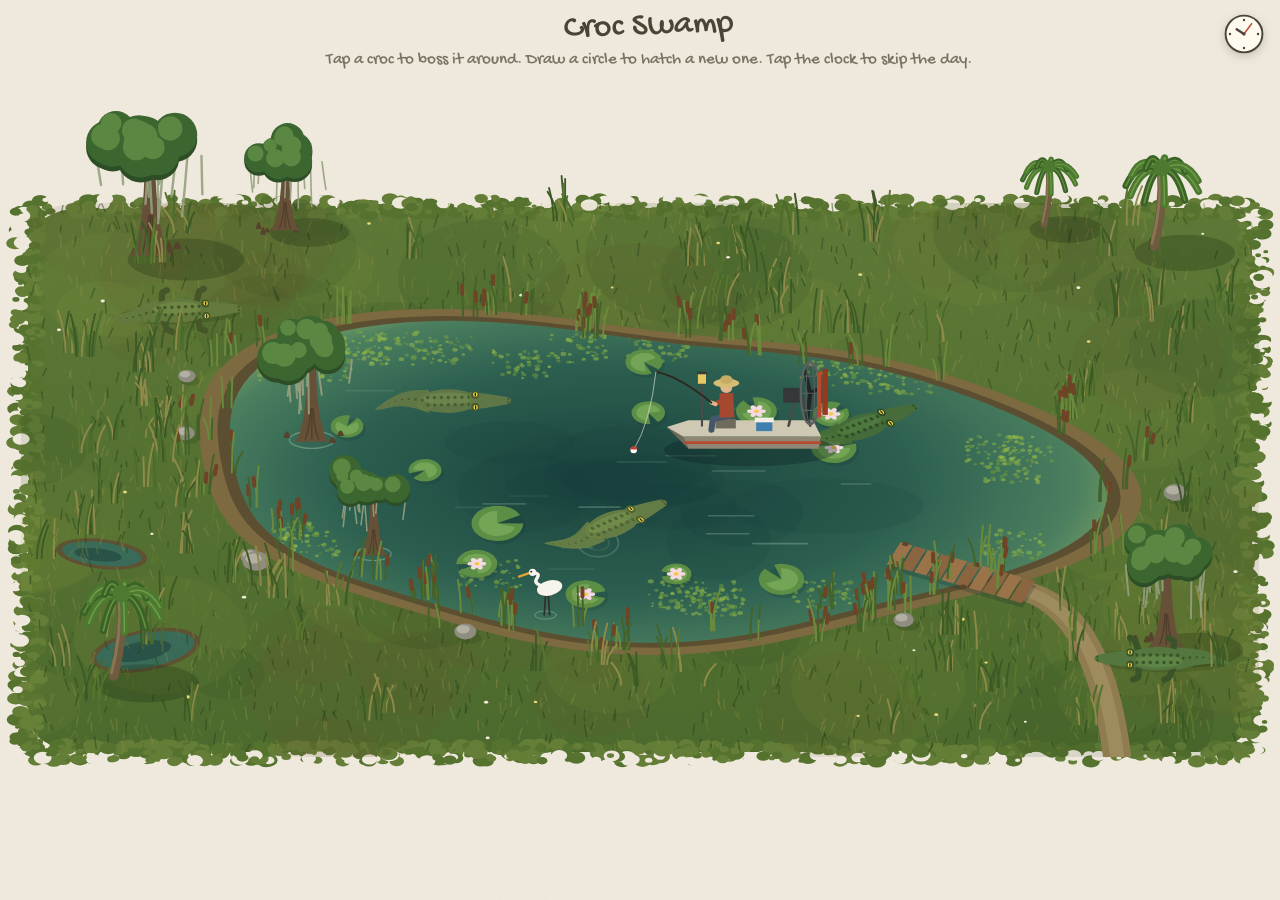
<file: playground/croc-swamp.html>
<!DOCTYPE html>
<html lang="en">
<head>
<meta charset="utf-8">
<meta name="viewport" content="width=device-width, initial-scale=1">
<title>Croc Swamp</title>
<link rel="preconnect" href="https://fonts.googleapis.com">
<link href="https://fonts.googleapis.com/css2?family=Gochi+Hand&display=swap" rel="stylesheet">
<style>
  html, body { margin: 0; height: 100%; overflow: hidden; background: #efe9dd; }
  body { font-family: -apple-system, BlinkMacSystemFont, "Segoe UI", Inter, Roboto, sans-serif; -webkit-user-select: none; user-select: none; }
  canvas { position: fixed; inset: 0; width: 100%; height: 100%; display: block; touch-action: none; }
  #tb {
    position: fixed; left: 0; top: 0; display: flex; align-items: center; gap: 2px;
    padding: 4px; background: #fff; border-radius: 10px; white-space: nowrap;
    box-shadow: 0 1px 2px rgba(40,30,10,.12), 0 6px 20px rgba(40,30,10,.16);
    max-width: calc(100vw - 16px); box-sizing: border-box;
    opacity: 0; pointer-events: none; transition: opacity .15s;
  }
  #tb.on { opacity: 1; pointer-events: auto; }
  #tb button {
    font: 500 13px/1 inherit; font-family: inherit; color: #2b2a26; background: none; border: 0;
    height: 34px; padding: 0 9px; border-radius: 7px; cursor: pointer; -webkit-tap-highlight-color: transparent;
  }
  #tb button:hover { background: #f1efe9; }
  #tb button:active, #tb button.hit { background: #e6e3da; }
  #tb button.ic { width: 34px; padding: 0; display: grid; place-items: center; }
  #tb svg { width: 16px; height: 16px; stroke: #2b2a26; fill: none; stroke-width: 1.6; stroke-linecap: round; stroke-linejoin: round; }
  #tb .sep { width: 1px; height: 18px; background: #e2dfd6; margin: 0 3px; }
  #toast {
    position: fixed; left: 50%; bottom: 22px; transform: translateX(-50%);
    font-size: 13px; color: #6d675b; transition: opacity .5s; white-space: nowrap;
  }
  #toast {
    background: #2b2a26; color: #fff; padding: 9px 8px 9px 14px; border-radius: 10px;
    opacity: 0; pointer-events: none; display: flex; gap: 8px; align-items: center;
  }
  #toast.on { opacity: 1; pointer-events: auto; }
  #sky { position: fixed; top: 10px; right: 12px; width: 48px; padding: 0; border: 0; background: none; cursor: pointer; text-align: center;
    font: 17px/1 "Gochi Hand", "Comic Sans MS", cursive; color: #4a4437; -webkit-tap-highlight-color: transparent; transition: color 1s; }
  #sky svg { width: 48px; height: 48px; display: block; filter: drop-shadow(0 3px 5px rgba(40,30,10,.2)); transition: transform .2s; }
  #sky:hover svg { transform: rotate(-6deg) scale(1.05); } #sky:active svg { transform: scale(.94); }
  #head { position: fixed; top: 10px; left: 16px; right: 72px; pointer-events: none; font-family: "Gochi Hand", "Comic Sans MS", cursive; color: #4a4437; transition: color 1s; }
  #head h1 { margin: 0; font-size: 30px; line-height: 1.05; font-weight: 400; transform: rotate(-2deg); transform-origin: left; }
  #head p { margin: 4px 0 0; font-size: 16px; line-height: 1.2; color: #7a7262; transition: color 1s; }
  @media (min-width: 720px) { #head { left: 90px; text-align: center; } #head h1 { transform-origin: center; font-size: 34px; } #head p { font-size: 17px; } }
  body.night #head, body.night #sky { color: #f3ecd6; } body.night #head p { color: #c3c7e2; }
  #toast button { font: 600 13px inherit; font-family: inherit; color: #a9d6ff; background: none; border: 0; padding: 4px 8px; cursor: pointer; }
</style>
</head>
<body>
<canvas id="c" aria-label="An illustrated swamp with crocodiles you can select and direct"></canvas>

<div id="tb" role="toolbar" aria-label="Crocodile actions">
  <button data-a="0"></button><button data-a="1"></button><button data-a="2"></button><button data-a="3"></button>
  <span class="sep"></span>
  <button class="ic" data-a="dup" aria-label="Duplicate"><svg viewBox="0 0 16 16"><rect x="5.5" y="5.5" width="8" height="8" rx="1.5"/><path d="M10.5 3.5v-.5a1 1 0 0 0-1-1H3.5a1 1 0 0 0-1 1v6a1 1 0 0 0 1 1h.5"/></svg></button>
  <button class="ic" data-a="del" aria-label="Delete"><svg viewBox="0 0 16 16"><path d="M2.5 4.5h11M6 4.5V3a.5.5 0 0 1 .5-.5h3A.5.5 0 0 1 10 3v1.5M4 4.5l.6 8a1 1 0 0 0 1 1h4.8a1 1 0 0 0 1-1l.6-8M6.7 7v4M9.3 7v4"/></svg></button>
</div>
<div id="head"><h1>Croc Swamp</h1><p>Tap a croc to boss it around. Draw a circle to hatch a new one. Tap the clock to skip the day.</p></div>
<button id="sky" aria-label="Swamp clock. Tap to skip between day and night">
  <svg viewBox="0 0 60 60" aria-hidden="true">
    <circle cx="30" cy="30" r="23" fill="#fffaf0" stroke="#4a4437" stroke-width="2.4"/>
    <g fill="#4a4437"><circle cx="30" cy="12.500" r="1.5"/><circle cx="47.500" cy="30" r="1.5"/><circle cx="30" cy="47.500" r="1.5"/><circle cx="12.500" cy="30" r="1.5"/></g>
    <line id="hh" x1="30" y1="30" x2="30" y2="19" stroke="#4a4437" stroke-width="3" stroke-linecap="round"/>
    <line id="mh" x1="30" y1="30" x2="30" y2="14" stroke="#c2543a" stroke-width="2" stroke-linecap="round"/>
    <circle cx="30" cy="30" r="2" fill="#4a4437"/>
  </svg>
</button>
<div id="toast"><span>Crocodile removed</span><button id="undo">Undo</button></div>

<script>
(() => {
const cv = document.getElementById('c'), ctx = cv.getContext('2d');
const tb = document.getElementById('tb'), toast = document.getElementById('toast');
const K = 0.68, TAU = Math.PI * 2;
let W, H, DPR, S, CX, CY, LW, LH, RX, RY, bg;
let trees = [], reeds = [], rocks = [], pads = [], shim = [], flies = [], stars = [], obstacles = [], dock, boat, heron;
let phase = 0.12, skipTo = null, night = 0, stroke = null; const CYCLE = 100;
let crocs = [], ripples = [], sel = null, lastDel = null, toastT = 0, labelsFor = null;

const R = (a, b) => a + Math.random() * (b - a);
const clamp = (v, a, b) => Math.max(a, Math.min(b, v));
function seeded(a) { return () => { a |= 0; a = a + 0x6D2B79F5 | 0; let t = Math.imul(a ^ a >>> 15, 1 | a); t = t + Math.imul(t ^ t >>> 7, 61 | t) ^ t; return ((t ^ t >>> 14) >>> 0) / 4294967296; }; }

/* ---------- pond shape ---------- */
const blob = th => 1 + 0.11 * Math.sin(2 * th + 0.7) + 0.07 * Math.sin(3 * th + 2.1) + 0.035 * Math.sin(5 * th + 0.4);
function depth(x, y) { const nx = x / RX, ny = y / RY; return Math.hypot(nx, ny) / blob(Math.atan2(ny, nx)); } // < 1 is water
function waterPt(th, k = 1) { const r = blob(th) * k; return [Math.cos(th) * RX * r, Math.sin(th) * RY * r]; }
function waterPath(c, k) { c.beginPath(); for (let i = 0; i <= 140; i++) { const p = waterPt(i / 140 * TAU, k); i ? c.lineTo(p[0], p[1]) : c.moveTo(p[0], p[1]); } c.closePath(); }
const sx = x => CX + x * S, sy = y => CY + y * S * K;
function worldT(c) { c.setTransform(DPR * S, 0, 0, DPR * S * K, DPR * CX, DPR * CY); }
function screenT(c) { c.setTransform(DPR, 0, 0, DPR, 0, 0); }

function blocked(x, y, m) { return obstacles.some(o => Math.hypot(x - o.x, (y - o.y) * o.ky) < o.r * m); }
function pickPoint(home) {
  for (let i = 0; i < 60; i++) {
    const x = R(-LW + 45, LW - 45), y = R(-LH + 45, LH - 45), d = depth(x, y);
    if (blocked(x, y, 1.2)) continue;
    if (home === 'water' ? d < 0.78 : d > 1.3) return [x, y];
  }
  return home === 'water' ? [0, 0] : [LW - 60, LH - 60];
}

/* ---------- scene ---------- */
function layout() {
  W = innerWidth; H = innerHeight; DPR = Math.min(devicePixelRatio || 1, 2);
  cv.width = Math.round(W * DPR); cv.height = Math.round(H * DPR);
  const portrait = H > W * 1.05;
  LW = portrait ? 330 : 520; LH = portrait ? 520 : 340;
  RX = LW * 0.66; RY = LH * 0.6;
  S = Math.min((W - 56) / (LW * 2), (H - 200) / (LH * 2 * K));
  CX = W / 2; CY = H / 2 + 30;
  build(); paintBg();
}

function build() {
  const r = seeded(11), rr = (a, b) => a + r() * (b - a);
  const mkTree = (x, y, s, type, wet) => {
    const puffs = [], moss = [], knees = [];
    for (let i = 0; i < 10; i++) puffs.push({ dx: rr(-30, 30), dy: rr(-13, 9), r: rr(10, 16) });
    puffs.sort((a, b) => a.dy - b.dy);
    for (let i = 0; i < 11; i++) moss.push({ dx: rr(-34, 34), len: rr(16, 42), ph: rr(0, 6) });
    for (let i = 0; i < 4; i++) knees.push({ dx: rr(-24, 24), dy: rr(-3, 7), h: rr(5, 11) });
    return { x, y, s, type, wet, puffs, moss, knees, ph: rr(0, 6) };
  };
  trees = [[-0.8, -0.84, 1.1, 'c'], [-0.58, -0.93, 0.75, 'c'], [0.84, -0.86, 0.95, 'p'], [0.66, -0.94, 0.7, 'p'], [-0.86, 0.72, 1, 'p'], [0.86, 0.6, 0.9, 'c']].map(([u, v, s, ty]) => mkTree(u * LW, v * LH, s, ty, false));
  const w1 = waterPt(3.45, 0.8), w2 = waterPt(2.55, 0.84), bp = waterPt(5.55, 0.42), hp = waterPt(1.85, 0.9);
  trees.push(mkTree(w1[0], w1[1], 0.9, 'c', true), mkTree(w2[0], w2[1], 0.7, 'c', true));
  boat = { x: bp[0], y: bp[1] }; heron = { x: hp[0], y: hp[1] };
  obstacles = [{ x: boat.x - 6, y: boat.y, r: 80, ky: 2.3 }, { x: w1[0], y: w1[1], r: 26, ky: 1 }, { x: w2[0], y: w2[1], r: 22, ky: 1 }, { x: hp[0], y: hp[1], r: 16, ky: 1 }];
  reeds = [];
  for (let i = 0; i < 70; i++) {
    const th = rr(0, TAU), p = waterPt(th, rr(0.93, 1.13)), st = [];
    const n = 3 + (r() * 4 | 0);
    for (let j = 0; j < n; j++) st.push({ dx: rr(-7, 7), h: rr(16, 36), lean: rr(-5, 5), cat: r() < 0.3, col: r() < 0.5 ? '#45622a' : '#6b8a3c' });
    reeds.push({ x: p[0], y: p[1], st, ph: rr(0, 6) });
  }
  const grassCols = ['#3c5a26', '#4a6b2c', '#59762f', '#8f8a4a'];
  for (let i = 0; i < 150; i++) { // sawgrass
    const x = rr(-LW + 14, LW - 14), y = rr(-LH + 14, LH - 14); if (depth(x, y) < 1.13) continue;
    const st = [], n = 5 + (r() * 4 | 0);
    for (let j = 0; j < n; j++) st.push({ dx: rr(-9, 9), h: rr(16, 38), lean: rr(-8, 8), cat: false, col: grassCols[r() * 4 | 0] });
    reeds.push({ x, y, st, ph: rr(0, 6) });
  }
  rocks = [];
  for (let i = 0; i < 7; i++) { const p = waterPt(rr(0, TAU), rr(1.1, 1.2)); rocks.push({ x: p[0], y: p[1], r: rr(7, 12) }); }
  pads = [];
  for (let i = 0; i < 12; i++) { const p = waterPt(rr(0, TAU), rr(0.45, 0.88)); if (blocked(p[0], p[1], 0.9)) continue; pads.push({ x: p[0], y: p[1], r: rr(13, 22), a: rr(0, TAU), fl: r() < 0.35, ph: rr(0, 6) }); }
  shim = [];
  for (let i = 0; i < 16; i++) { const p = waterPt(rr(0, TAU), rr(0.1, 0.8)); shim.push({ x: p[0], y: p[1], w: rr(18, 46), ph: rr(0, 6), sp: rr(0.4, 0.9) }); }
  flies = [];
  stars = []; for (let i = 0; i < 70; i++) stars.push({ x: r(), y: r(), r: rr(0.6, 1.5), ph: rr(0, 6) });
  for (let i = 0; i < 16; i++) flies.push({ x: rr(-LW, LW) * 0.9, y: rr(-LH, LH) * 0.9, z: rr(14, 46), ph: rr(0, 6), sp: rr(0.25, 0.6) });
  const th = 0.62, a = waterPt(th, 0.74), b = waterPt(th, 1.14);
  dock = { a, b, ang: Math.atan2(b[1] - a[1], b[0] - a[0]), len: Math.hypot(b[0] - a[0], b[1] - a[1]) };

  crocs = []; sel = null; ripples = [];
  for (let i = 0; i < 5; i++) { const home = i < 3 ? 'water' : 'land', p = pickPoint(home); crocs.push(newCroc(p[0], p[1], 1, home)); }
}

function paintBg() {
  bg = document.createElement('canvas'); bg.width = cv.width; bg.height = cv.height;
  const c = bg.getContext('2d'), r = seeded(5), rr = (a, b) => a + r() * (b - a);
  screenT(c); c.fillStyle = '#efe9dd'; c.fillRect(0, 0, W, H);
  for (let i = 0; i < 2500; i++) { c.fillStyle = r() < 0.5 ? 'rgba(120,100,70,.035)' : 'rgba(255,255,255,.25)'; c.fillRect(rr(0, W), rr(0, H), 1.2, 1.2); }
  worldT(c);
  // land
  const g = c.createLinearGradient(0, -LH, 0, LH); g.addColorStop(0, '#5d7836'); g.addColorStop(1, '#4d6a2e');
  c.fillStyle = g; c.beginPath(); c.roundRect(-LW, -LH, LW * 2, LH * 2, 46); c.fill();
  // chalky edge
  const per = 4 * (LW + LH);
  for (let i = 0; i < 2600; i++) {
    let d = rr(0, per), x, y;
    if (d < 2 * LW) { x = -LW + d; y = -LH; } else if ((d -= 2 * LW) < 2 * LH) { x = LW; y = -LH + d; } else if ((d -= 2 * LH) < 2 * LW) { x = LW - d; y = LH; } else { x = -LW; y = LH - (d - 2 * LW); }
    const o = rr(-10, 12); x += Math.sign(x) * (Math.abs(x) > LW - 1 ? o : 0); y += Math.sign(y) * (Math.abs(y) > LH - 1 ? o : 0);
    c.fillStyle = o > 3 && r() < 0.45 ? '#efe9dd' : (r() < 0.5 ? '#56722f' : '#647e38');
    c.beginPath(); c.arc(x, y, rr(2, 8), 0, TAU); c.fill();
  }
  c.save(); c.beginPath(); c.roundRect(-LW - 6, -LH - 6, LW * 2 + 12, LH * 2 + 12, 50); c.clip();
  for (let i = 0; i < 80; i++) { c.fillStyle = ['rgba(28,48,20,.1)', 'rgba(150,160,70,.08)', 'rgba(96,78,40,.1)'][r() * 3 | 0]; c.beginPath(); c.arc(rr(-LW, LW), rr(-LH, LH), rr(30, 90), 0, TAU); c.fill(); }
  for (let i = 0; i < 6; i++) { // shallow sloughs in the grass
    const x = rr(-LW + 60, LW - 60), y = rr(-LH + 50, LH - 50); if (depth(x, y) < 1.4) continue;
    const a = rr(22, 48), b = rr(12, 22), t = rr(-0.4, 0.4);
    c.fillStyle = '#5f5233'; c.beginPath(); c.ellipse(x, y, a + 5, b + 4, t, 0, TAU); c.fill();
    c.fillStyle = '#3a6a58'; c.beginPath(); c.ellipse(x, y, a, b, t, 0, TAU); c.fill();
    c.fillStyle = 'rgba(24,60,56,.5)'; c.beginPath(); c.ellipse(x - 3, y + 1, a * 0.6, b * 0.55, t, 0, TAU); c.fill();
  }
  for (let i = 0; i < 3400; i++) {
    const x = rr(-LW, LW), y = rr(-LH, LH);
    c.strokeStyle = ['rgba(40,66,26,.5)', 'rgba(104,128,54,.45)', 'rgba(160,150,78,.32)'][r() * 3 | 0]; c.lineWidth = 1.2;
    c.beginPath(); c.moveTo(x, y); c.lineTo(x + rr(-4, 4), y - rr(7, 17)); c.stroke();
  }
  for (let i = 0; i < 46; i++) {
    const x = rr(-LW + 12, LW - 12), y = rr(-LH + 12, LH - 12); if (depth(x, y) < 1.15) continue;
    c.fillStyle = ['#e9da7a', '#f1ecdc'][r() * 2 | 0]; c.beginPath(); c.arc(x, y, rr(1.2, 2), 0, TAU); c.fill();
  }
  // path from the dock to the edge of the land
  const ex = LW * 0.78, ey = LH + 8;
  c.strokeStyle = '#8f7c50'; c.lineWidth = 24; c.lineCap = 'round';
  c.beginPath(); c.moveTo(dock.b[0], dock.b[1]); c.quadraticCurveTo(dock.b[0] + 60, dock.b[1] + 30, ex, ey); c.stroke();
  c.strokeStyle = 'rgba(176,156,108,.5)'; c.lineWidth = 12; c.stroke();
  c.restore();
  // muddy bank and water
  c.fillStyle = '#7d6a40'; waterPath(c, 1.075); c.fill();
  c.fillStyle = '#5c4f31'; waterPath(c, 1.03); c.fill();
  c.save(); waterPath(c, 1); c.clip();
  c.save(); c.scale(RX, RY);
  const wg = c.createRadialGradient(-0.1, 0, 0.1, 0, 0, 1.2);
  wg.addColorStop(0, '#1d4640'); wg.addColorStop(0.55, '#2c5f50'); wg.addColorStop(0.9, '#4b7f5f'); wg.addColorStop(1, '#6c9764');
  c.fillStyle = wg; c.fillRect(-2, -2, 4, 4); c.restore();
  for (let i = 0; i < 9; i++) { const p = waterPt(rr(0, TAU), rr(0, 0.55)); c.fillStyle = 'rgba(22,58,60,.13)'; c.beginPath(); c.ellipse(p[0], p[1], rr(40, 90), rr(26, 50), 0, 0, TAU); c.fill(); }
  for (let i = 0; i < 22; i++) { // algae
    const p = waterPt(rr(0, TAU), rr(0.7, 0.98));
    for (let j = 0; j < 46; j++) { c.fillStyle = r() < 0.5 ? 'rgba(150,186,72,.55)' : 'rgba(118,160,62,.5)'; c.beginPath(); c.arc(p[0] + rr(-26, 26), p[1] + rr(-18, 18), rr(1, 2.6), 0, TAU); c.fill(); }
  }
  c.restore();
}

/* ---------- crocodiles ---------- */
function newCroc(x, y, size, home, parent) {
  const hue = R(78, 112), sat = R(24, 34), li = R(31, 39);
  return {
    x, y, size, home, parent: parent || null, slot: 0, h: R(0, TAU), v: 0, ph: R(0, 6), wet: depth(x, y) < 1 ? 1 : 0,
    tgt: null, wait: R(0, 2), act: null, at: 0, ad: 0, grow: 1, sub: 0, subT: 0, jaw: 0, jawT: 0, roll: 0, rip: 0, dead: false,
    col: `hsl(${hue} ${sat}% ${li}%)`, dark: `hsl(${hue} ${sat + 4}% ${li - 11}%)`, lite: `hsl(${hue} ${sat}% ${li + 9}%)`
  };
}
function addRipple(x, y, max, a) { if (depth(x, y) < 1) ripples.push({ x, y, r: 2, max, a: a || 0.6 }); }

function update(c, dt) {
  const wetT = depth(c.x, c.y) < 1 ? 1 : 0;
  c.wet += (wetT - c.wet) * Math.min(1, dt * 3);
  if (c.act) {
    c.at += dt; const p = c.at / c.ad;
    if (c.act === 'lurk') c.subT = 1;
    if (c.act === 'bask') c.jawT = 1;
    if (c.act === 'snap') c.jawT = Math.sin(p * Math.PI * 3) > 0 ? 1 : 0;
    if (c.act === 'roll') { c.roll = p * Math.PI * 4; if (Math.random() < dt * 10) addRipple(c.x + R(-14, 14), c.y + R(-8, 8), R(22, 44) * c.size + 8, 0.7); }
    if (p >= 1 || (c.act === 'lurk' && !wetT) || (c.act === 'bask' && wetT)) { c.act = null; c.roll = 0; c.subT = 0; c.jawT = 0; }
  }
  c.sub += (c.subT - c.sub) * Math.min(1, dt * 2.5);
  c.jaw += (c.jawT - c.jaw) * Math.min(1, dt * 14);

  const frozen = c.act === 'roll' || c.act === 'snap' || c.act === 'bask';
  let goal = 0, tx = c.x, ty = c.y;
  const base = (c.size < 0.7 ? 40 : 27) * (0.55 + 0.45 * c.wet) * (c.act === 'lurk' ? 0.45 : 1);
  if (!frozen) {
    const p = c.parent;
    if (p && !p.dead && !c.tgt) {
      const back = 34 * p.size + 16 + c.slot * 17, side = (c.slot % 2 ? 1 : -1) * 9;
      tx = p.x - Math.cos(p.h) * back - Math.sin(p.h) * side; ty = p.y - Math.sin(p.h) * back + Math.cos(p.h) * side;
      const d = Math.hypot(tx - c.x, ty - c.y); goal = d > 10 ? base * clamp(d / 45 + 0.35, 0.4, 1.7) : 0;
    } else if (c.wait > 0) {
      c.wait -= dt;
      if (c.wait <= 0) { if (Math.random() < 0.14) c.home = c.home === 'water' ? 'land' : 'water'; c.tgt = pickPoint(c.home); }
    } else if (c.tgt) {
      tx = c.tgt[0]; ty = c.tgt[1];
      if (Math.hypot(tx - c.x, ty - c.y) < 10) { c.tgt = null; c.wait = R(1.5, 5); } else goal = base;
    } else c.wait = 0.1;
    if (goal > 0) {
      let diff = Math.atan2(ty - c.y, tx - c.x) - c.h; diff = Math.atan2(Math.sin(diff), Math.cos(diff));
      c.h += clamp(diff, -1.5 * dt, 1.5 * dt);
    }
  }
  c.v += (goal - c.v) * Math.min(1, dt * 2);
  c.x += Math.cos(c.h) * c.v * dt; c.y += Math.sin(c.h) * c.v * dt;
  c.ph += c.v * dt * 0.16 + dt * 0.7;
  c.grow = Math.min(1, c.grow + dt * 2.2);
  obstacles.forEach(o => { const dx = c.x - o.x, dy = (c.y - o.y) * o.ky, d = Math.hypot(dx, dy) || 1; if (d < o.r) { const f = (o.r - d) / o.r * 70 * dt; c.x += dx / d * f; c.y += dy / d * f / o.ky; } });
  c.rip -= dt;
  if (wetT && c.v > 8 && c.rip <= 0 && c.sub < 0.5) { c.rip = R(0.5, 0.9); addRipple(c.x - Math.cos(c.h) * 20 * c.size, c.y - Math.sin(c.h) * 20 * c.size, 20 * c.size + 8, 0.45); }
  if (c.sub > 0.6 && c.rip <= 0) { c.rip = R(0.7, 1.4); addRipple(c.x + Math.cos(c.h) * 40 * c.size, c.y + Math.sin(c.h) * 40 * c.size, 7, 0.6); }
}

function crocLen(c) { return 106 * c.size * (0.15 + 0.85 * (1 - Math.pow(1 - c.grow, 3))); }
function drawCroc(c) {
  const L = crocLen(c), wet = c.wet, moving = clamp(c.v / 14, 0.25, 1);
  ctx.setTransform(DPR * S, 0, 0, DPR * S * K, DPR * sx(c.x), DPR * sy(c.y));
  if (wet < 0.95) { // shadow on land
    ctx.save(); ctx.translate(3, 5); ctx.rotate(c.h); ctx.globalAlpha = 0.2 * (1 - wet); ctx.fillStyle = '#1f3312';
    ctx.beginPath(); ctx.ellipse(-0.05 * L, 0, 0.5 * L, 0.11 * L, 0, 0, TAU); ctx.fill(); ctx.restore();
  }
  ctx.rotate(c.h); ctx.scale(1, 1.45);
  const cr = Math.cos(c.roll), belly = cr < 0, bodyA = (1 - 0.86 * c.sub) * (1 - 0.1 * wet);
  const col = belly ? '#d8d2a2' : c.col, dark = belly ? '#b9b283' : c.dark;
  ctx.save(); ctx.scale(1, Math.max(0.32, Math.abs(cr))); ctx.globalAlpha = bodyA;
  // legs
  if (wet < 0.9 && !belly) {
    ctx.globalAlpha = bodyA * (1 - wet); ctx.strokeStyle = dark; ctx.lineWidth = 0.05 * L; ctx.lineCap = 'round';
    [[0.13, 1, 0], [0.13, -1, Math.PI], [-0.15, 1, Math.PI], [-0.15, -1, 0]].forEach(([lx, sgn, off]) => {
      const sw = Math.sin(c.ph * 2.2 + off) * 0.035 * L * moving;
      ctx.beginPath(); ctx.moveTo(lx * L, sgn * 0.06 * L); ctx.lineTo(lx * L + sw + 0.02 * L, sgn * 0.15 * L); ctx.lineTo(lx * L + sw + 0.06 * L, sgn * 0.17 * L); ctx.stroke();
    });
    ctx.globalAlpha = bodyA;
  }
  // tail
  const sp = [];
  for (let i = 0; i <= 8; i++) { const u = i / 8; sp.push([-0.17 * L - u * 0.43 * L, Math.sin(c.ph * 2.2 - u * 3.3) * 0.075 * L * u * moving, 0.088 * L * Math.pow(1 - u, 0.8) + 0.005 * L]); }
  ctx.fillStyle = col; ctx.beginPath();
  sp.forEach((p, i) => i ? ctx.lineTo(p[0], p[1] - p[2]) : ctx.moveTo(p[0], p[1] - p[2]));
  for (let i = 8; i >= 0; i--) ctx.lineTo(sp[i][0], sp[i][1] + sp[i][2]);
  ctx.closePath(); ctx.fill();
  // body
  ctx.beginPath(); ctx.ellipse(-0.02 * L, 0, 0.24 * L, 0.096 * L, 0, 0, TAU); ctx.fill();
  if (!belly) {
    ctx.fillStyle = c.lite; ctx.globalAlpha = bodyA * 0.45; ctx.beginPath(); ctx.ellipse(-0.02 * L, -0.02 * L, 0.2 * L, 0.05 * L, 0, 0, TAU); ctx.fill();
    ctx.globalAlpha = bodyA; ctx.fillStyle = dark;
    for (let i = 0; i < 7; i++) { const x = (0.15 - i * 0.055) * L; for (const s of [-1, 1]) { ctx.beginPath(); ctx.arc(x, s * 0.03 * L, 0.014 * L, 0, TAU); ctx.fill(); } }
    for (let i = 1; i < 8; i++) { ctx.beginPath(); ctx.arc(sp[i][0], sp[i][1], 0.013 * L * (1 - i / 10), 0, TAU); ctx.fill(); }
  }
  // head
  const head = () => { ctx.beginPath(); ctx.moveTo(0.16 * L, -0.072 * L); ctx.quadraticCurveTo(0.3 * L, -0.06 * L, 0.46 * L, -0.03 * L); ctx.quadraticCurveTo(0.52 * L, 0, 0.46 * L, 0.03 * L); ctx.quadraticCurveTo(0.3 * L, 0.06 * L, 0.16 * L, 0.072 * L); ctx.closePath(); };
  const v = -c.jaw * 0.1 * L / K, lx = Math.sin(c.h) * v, ly = Math.cos(c.h) * v / 1.45; // lift the upper jaw "up" on screen
  if (c.jaw > 0.05) {
    ctx.fillStyle = '#c9c391'; head(); ctx.fill();
    ctx.save(); ctx.translate(0.02 * L, 0); ctx.scale(0.9, 0.72); ctx.fillStyle = '#d98b8b'; head(); ctx.fill(); ctx.restore();
    ctx.fillStyle = '#fff';
    for (let i = 0; i < 6; i++) for (const s of [-1, 1]) { const x = (0.24 + i * 0.04) * L; ctx.beginPath(); ctx.arc(x, s * (0.052 - i * 0.004) * L, 0.008 * L, 0, TAU); ctx.fill(); }
  }
  ctx.save(); ctx.translate(lx, ly); ctx.fillStyle = col; head(); ctx.fill(); ctx.restore();
  ctx.restore();
  // eyes and nostrils stay above the water line
  if (!belly) {
    ctx.save(); ctx.translate(lx, ly); ctx.globalAlpha = 1;
    for (const s of [-1, 1]) {
      ctx.fillStyle = c.dark; ctx.beginPath(); ctx.arc(0.2 * L, s * 0.05 * L, 0.032 * L, 0, TAU); ctx.fill();
      ctx.fillStyle = '#ecd94e'; ctx.beginPath(); ctx.arc(0.203 * L, s * 0.052 * L, 0.018 * L, 0, TAU); ctx.fill();
      ctx.fillStyle = '#20240f'; ctx.beginPath(); ctx.ellipse(0.203 * L, s * 0.052 * L, 0.006 * L, 0.016 * L, 0, 0, TAU); ctx.fill();
      ctx.fillStyle = c.dark; ctx.beginPath(); ctx.arc(0.465 * L, s * 0.013 * L, 0.009 * L, 0, TAU); ctx.fill();
    }
    ctx.restore();
  }
}

/* ---------- props ---------- */
function drawTree(t, time) {
  const x = sx(t.x), y = sy(t.y), k = S * t.s * 1.25, sway = Math.sin(time * 0.8 + t.ph) * 1.6 * k;
  screenT(ctx); ctx.lineCap = 'round';
  if (t.wet) { ctx.strokeStyle = 'rgba(220,240,225,.3)'; ctx.lineWidth = 1.2; ctx.beginPath(); ctx.ellipse(x, y + 1.5 * k, 17 * k, 6.5 * k, 0, 0, TAU); ctx.stroke(); }
  else { ctx.fillStyle = 'rgba(20,36,14,.24)'; ctx.beginPath(); ctx.ellipse(x + 22 * k, y + 5 * k, 36 * k, 13 * k, 0, 0, TAU); ctx.fill(); }
  if (t.type === 'p') { // cabbage palm
    const tx = x + 4 * k + sway, ty = y - 54 * k;
    ctx.strokeStyle = '#6f5c40'; ctx.lineWidth = 6.5 * k; ctx.beginPath(); ctx.moveTo(x, y); ctx.quadraticCurveTo(x + 7 * k, y - 28 * k, tx, ty); ctx.stroke();
    ctx.strokeStyle = '#8a7654'; ctx.lineWidth = 2 * k; ctx.beginPath(); ctx.moveTo(x - 1.5 * k, y - 2 * k); ctx.quadraticCurveTo(x + 5.5 * k, y - 28 * k, tx - 1.5 * k, ty); ctx.stroke();
    for (let i = 0; i < 11; i++) {
      const a = i / 11 * TAU + 0.3, len = 27 * k, w = Math.sin(time * 1.1 + t.ph + i) * 1.5 * k;
      const ex = tx + Math.cos(a) * len + w, ey = ty + Math.sin(a) * len * 0.5 + 11 * k;
      ctx.strokeStyle = i % 2 ? '#3a6328' : '#4c7a31'; ctx.lineWidth = 5 * k;
      ctx.beginPath(); ctx.moveTo(tx, ty); ctx.quadraticCurveTo(tx + Math.cos(a) * len * 0.6, ty + Math.sin(a) * len * 0.3 - 9 * k, ex, ey); ctx.stroke();
      ctx.strokeStyle = 'rgba(150,190,90,.5)'; ctx.lineWidth = 1.1 * k; ctx.stroke();
    }
    ctx.fillStyle = '#4c7a31'; ctx.beginPath(); ctx.arc(tx, ty - 2 * k, 6 * k, 0, TAU); ctx.fill();
    return;
  }
  // bald cypress with knees and Spanish moss
  ctx.fillStyle = '#56432c';
  t.knees.forEach(n => { const nx = x + n.dx * k, ny = y + n.dy * k; ctx.beginPath(); ctx.moveTo(nx - 2.6 * k, ny); ctx.quadraticCurveTo(nx, ny - n.h * k * 1.6, nx + 2.6 * k, ny); ctx.fill(); });
  const top = y - 60 * k, tsx = sway * 0.4;
  ctx.fillStyle = '#665038'; ctx.beginPath(); ctx.moveTo(x - 13 * k, y + 3 * k); ctx.quadraticCurveTo(x - 4 * k, y - 6 * k, x - 3 * k + tsx, top); ctx.lineTo(x + 3 * k + tsx, top); ctx.quadraticCurveTo(x + 4 * k, y - 6 * k, x + 13 * k, y + 3 * k); ctx.closePath(); ctx.fill();
  ctx.strokeStyle = 'rgba(40,28,16,.35)'; ctx.lineWidth = 1 * k;
  for (const o of [-5, 0, 5]) { ctx.beginPath(); ctx.moveTo(x + o * k, y + 1 * k); ctx.quadraticCurveTo(x + o * 0.3 * k, y - 8 * k, x + o * 0.2 * k, y - 22 * k); ctx.stroke(); }
  const cy = top - 6 * k, cx = x + sway;
  ctx.strokeStyle = 'rgba(150,160,128,.9)'; ctx.lineWidth = 1.5 * k;
  t.moss.forEach(m => { const mx = cx + m.dx * k, my = cy + 7 * k, s2 = Math.sin(time * 1.1 + m.ph) * 3.5 * k; ctx.beginPath(); ctx.moveTo(mx, my); ctx.quadraticCurveTo(mx + s2 * 0.4, my + m.len * k * 0.5, mx + s2, my + m.len * k); ctx.stroke(); });
  t.puffs.forEach(p => { ctx.fillStyle = '#2c4d26'; ctx.beginPath(); ctx.arc(cx + p.dx * k, cy + p.dy * k + 3 * k, p.r * k, 0, TAU); ctx.fill(); });
  t.puffs.forEach(p => { ctx.fillStyle = '#3c6630'; ctx.beginPath(); ctx.arc(cx + p.dx * k, cy + p.dy * k, p.r * k, 0, TAU); ctx.fill(); });
  t.puffs.forEach(p => { ctx.fillStyle = '#5a8742'; ctx.beginPath(); ctx.arc(cx + p.dx * k - 3 * k, cy + p.dy * k - 4 * k, p.r * k * 0.55, 0, TAU); ctx.fill(); });
}
function drawBoat(time) {
  const k = S * 1.15, x = sx(boat.x), y = sy(boat.y) + Math.sin(time * 1.1) * 1.3 * k;
  const P = (u, v) => [x + u * k, y + v * k];
  const poly = (col, pts) => { ctx.fillStyle = col; ctx.beginPath(); pts.forEach((p, i) => { const q = P(p[0], p[1]); i ? ctx.lineTo(q[0], q[1]) : ctx.moveTo(q[0], q[1]); }); ctx.closePath(); ctx.fill(); };
  const line = (col, w, pts) => { ctx.strokeStyle = col; ctx.lineWidth = w * k; ctx.beginPath(); pts.forEach((p, i) => { const q = P(p[0], p[1]); i ? ctx.lineTo(q[0], q[1]) : ctx.moveTo(q[0], q[1]); }); ctx.stroke(); };
  screenT(ctx); ctx.lineCap = 'round'; ctx.lineJoin = 'round';
  ctx.fillStyle = 'rgba(8,30,30,.32)'; ctx.beginPath(); ctx.ellipse(x - 4 * k, sy(boat.y) + 9 * k, 64 * k, 12 * k, 0, 0, TAU); ctx.fill();
  // hull
  poly('#6f6a5a', [[-66, -9], [-54, -2], [-50, 7]]);
  poly('#8d8774', [[-54, -2], [48, -2], [46, 7], [-50, 7]]);
  poly('#cfc8b3', [[-66, -9], [-50, -14], [42, -14], [48, -2], [-54, -2]]);
  line('#b8492f', 2, [[-52, 2.5], [47, 2.5]]);
  // rudders, engine, fan
  poly('#93391f', [[49, -52], [53, -52], [53, -18], [49, -18]]);
  line('#4a4a4a', 2, [[24, -10], [29, -30]]); line('#4a4a4a', 2, [[40, -10], [35, -30]]);
  poly('#35383a', [[20, -38], [33, -38], [33, -27], [20, -27]]);
  const c0 = P(40, -34), rx = 7 * k, ry = 23 * k;
  ctx.fillStyle = 'rgba(40,44,46,.18)'; ctx.beginPath(); ctx.ellipse(c0[0], c0[1], rx, ry, 0, 0, TAU); ctx.fill();
  ctx.strokeStyle = 'rgba(30,30,30,.85)'; ctx.lineWidth = 3 * k;
  for (let i = 0; i < 3; i++) { const a = time * 3.2 + i * TAU / 3; ctx.beginPath(); ctx.moveTo(c0[0], c0[1]); ctx.lineTo(c0[0] + Math.cos(a) * rx * 0.9, c0[1] + Math.sin(a) * ry * 0.9); ctx.stroke(); }
  ctx.strokeStyle = '#5d6062'; ctx.lineWidth = 1.7 * k; ctx.beginPath(); ctx.ellipse(c0[0], c0[1], rx, ry, 0, 0, TAU); ctx.stroke();
  ctx.lineWidth = 0.8 * k; ctx.beginPath(); ctx.ellipse(c0[0], c0[1], rx * 0.45, ry, 0, 0, TAU); ctx.stroke();
  for (const j of [-0.55, 0, 0.55]) { const w = rx * Math.sqrt(1 - j * j); ctx.beginPath(); ctx.moveTo(c0[0] - w, c0[1] + j * ry); ctx.lineTo(c0[0] + w, c0[1] + j * ry); ctx.stroke(); }
  poly('#b8492f', [[45, -50], [48, -50], [48, -16], [45, -16]]);
  // cooler, lantern, bench
  poly('#3f7fae', [[0, -13], [12, -13], [12, -6], [0, -6]]); poly('#f1efe6', [[-1, -16], [13, -16], [13, -12.5], [-1, -12.5]]);
  line('#4a4a4a', 1.6, [[-40, -10], [-40, -42]]);
  poly('#3a3a36', [[-43.5, -50], [-36.5, -50], [-36.5, -48], [-43.5, -48]]); poly(night > 0.3 ? '#ffe08a' : '#e8c765', [[-43, -48], [-37, -48], [-37, -41], [-43, -41]]);
  poly('#6e6a5c', [[-30, -15], [-15, -15], [-15, -8], [-30, -8]]);
  // fisherman
  line('#46566a', 4.5, [[-21, -17], [-32, -15], [-33, -7]]);
  poly('#a5482f', [[-27, -34], [-17, -34], [-16, -16], [-27, -16]]);
  line('#a5482f', 3.6, [[-23, -30], [-30, -26]]); line('#e0b48c', 3, [[-30, -26], [-33, -27]]);
  const hd = P(-22, -38.5); ctx.fillStyle = '#e0b48c'; ctx.beginPath(); ctx.arc(hd[0], hd[1], 4.4 * k, 0, TAU); ctx.fill();
  ctx.fillStyle = '#d6bd74'; ctx.beginPath(); ctx.ellipse(hd[0], hd[1] - 3 * k, 9.5 * k, 3.3 * k, 0, 0, TAU); ctx.fill();
  ctx.fillStyle = '#c6ab62'; ctx.beginPath(); ctx.ellipse(hd[0], hd[1] - 5.6 * k, 4.6 * k, 3.2 * k, 0, 0, TAU); ctx.fill();
  // rod, line, bobber and the occasional catch (bite, reel, hold, toss, recast)
  const D = { bite: 1.1, reel: 1, hold: 1.7, toss: 0.95, recast: 0.8 }, NEXT = { bite: 'reel', reel: 'hold', hold: 'toss', toss: 'recast', recast: 'idle' };
  const spot = [boat.x - 104, boat.y + 16], land = [boat.x - 150, boat.y + 44];
  if (!boat.st) { boat.st = 'idle'; boat.next = time + R(6, 10); }
  let st = boat.st, q = 0;
  if (st === 'idle') { if (time > boat.next) { st = boat.st = 'bite'; boat.t0 = time; boat.fc = ['#e58a3c', '#b9c4c9', '#d9b24a'][Math.random() * 3 | 0]; } }
  else {
    q = (time - boat.t0) / D[st];
    if (q >= 1) {
      if (st === 'toss') { addRipple(land[0], land[1], 44, 0.9); addRipple(land[0], land[1], 24, 0.9); }
      if (st === 'bite') addRipple(spot[0], spot[1], 34, 0.8);
      st = boat.st = NEXT[st]; boat.t0 = time; q = 0; if (st === 'idle') boat.next = time + R(14, 30);
    }
  }
  const ease = u => u * u * (3 - 2 * u), mix = (a, b, u) => [a[0] + (b[0] - a[0]) * u, a[1] + (b[1] - a[1]) * u];
  const nib = Math.pow(Math.max(0, Math.sin(time * 0.55)), 30) * 3;
  const tug = st === 'bite' ? 7 + Math.sin(time * 34) * 2 : st === 'idle' ? nib : 0;
  const lift = st === 'reel' ? ease(q) * 13 : st === 'hold' ? 13 : st === 'toss' ? 13 - ease(q) * 5 : st === 'recast' ? 8 * (1 - ease(q)) : 0;
  const tip = P(-74 + lift * 1.3, -50 + tug - lift * 0.7), hand = P(-33, -27), cp = P(-56 + lift * 0.5, -46 + tug * 0.3 - lift * 0.5);
  ctx.strokeStyle = '#30261b'; ctx.lineWidth = 1.3 * k; ctx.beginPath(); ctx.moveTo(hand[0], hand[1]); ctx.quadraticCurveTo(cp[0], cp[1], tip[0], tip[1]); ctx.stroke();
  const wpt = [sx(spot[0]), sy(spot[1]) + Math.sin(time * 2) * 0.8 + tug * 0.4], holdPt = [tip[0] + Math.sin(time * 5) * 1.5 * k, tip[1] + 22 * k], dangle = [tip[0], tip[1] + 12 * k];
  const end = st === 'reel' ? mix(wpt, holdPt, ease(q)) : st === 'hold' ? holdPt : st === 'toss' ? dangle : st === 'recast' ? mix(dangle, wpt, ease(q)) : wpt;
  const sag = st === 'idle' || st === 'recast' ? 8 * k : 0;
  ctx.strokeStyle = 'rgba(240,240,230,.75)'; ctx.lineWidth = 0.8; ctx.beginPath(); ctx.moveTo(tip[0], tip[1]); ctx.quadraticCurveTo(tip[0] - sag * 0.5, (tip[1] + end[1]) / 2 + sag, end[0], end[1]); ctx.stroke();
  const fish = (fx, fy, rot) => {
    ctx.save(); ctx.translate(fx, fy); ctx.rotate(rot); ctx.fillStyle = boat.fc;
    ctx.beginPath(); ctx.ellipse(0, 0, 7.5 * k, 3.2 * k, 0, 0, TAU); ctx.fill();
    ctx.beginPath(); ctx.moveTo(-6 * k, 0); ctx.lineTo(-11.5 * k, -3.6 * k); ctx.lineTo(-11.5 * k, 3.6 * k); ctx.closePath(); ctx.fill();
    ctx.fillStyle = 'rgba(255,255,255,.45)'; ctx.beginPath(); ctx.ellipse(0.5 * k, 1.2 * k, 5 * k, 1.4 * k, 0, 0, TAU); ctx.fill();
    ctx.fillStyle = '#1d1d1d'; ctx.beginPath(); ctx.arc(4.6 * k, -0.8 * k, 0.9 * k, 0, TAU); ctx.fill(); ctx.restore();
  };
  if (st === 'idle' || st === 'bite' || st === 'recast') { // bobber
    const dip = st === 'bite' ? 0.45 : 1; ctx.globalAlpha = dip;
    ctx.fillStyle = '#fff'; ctx.beginPath(); ctx.arc(end[0], end[1], 2.4 * k, 0, TAU); ctx.fill();
    ctx.fillStyle = '#d23c2e'; ctx.beginPath(); ctx.arc(end[0], end[1] - 0.4 * k, 2.4 * k, Math.PI, TAU); ctx.fill(); ctx.globalAlpha = 1;
  }
  if (st === 'reel' || st === 'hold') fish(end[0], end[1] + 6 * k, -Math.PI / 2 + Math.sin(time * 26) * 0.35);
  if (st === 'toss') { const a = holdPt, b = [sx(land[0]), sy(land[1])], f = mix(a, b, q); fish(f[0], f[1] - Math.sin(q * Math.PI) * 46 * k, Math.PI + q * TAU * 1.5); }
  if (st === 'bite') { ctx.fillStyle = '#c2543a'; ctx.font = `${Math.round(15 * k)}px "Gochi Hand", "Comic Sans MS", cursive`; ctx.textAlign = 'center'; ctx.fillText('!', hd[0] + 1 * k, hd[1] - 13 * k); if (Math.random() < 0.25) addRipple(spot[0] + R(-4, 4), spot[1] + R(-3, 3), 18, 0.6); }
  else if (nib > 1.5 && Math.random() < 0.2) addRipple(spot[0], spot[1], 14, 0.5);
}
function drawHeron(time) {
  const k = S * 1.15, x = sx(heron.x), y = sy(heron.y), pk = Math.pow(Math.max(0, Math.sin(time * 0.45 + 1)), 26);
  screenT(ctx); ctx.lineCap = 'round';
  ctx.strokeStyle = 'rgba(220,240,225,.3)'; ctx.lineWidth = 1; ctx.beginPath(); ctx.ellipse(x + 1 * k, y, 8 * k, 3 * k, 0, 0, TAU); ctx.stroke();
  ctx.strokeStyle = '#2f2d27'; ctx.lineWidth = 1.2 * k; ctx.beginPath(); ctx.moveTo(x, y); ctx.lineTo(x + 1 * k, y - 15 * k); ctx.moveTo(x + 4 * k, y); ctx.lineTo(x + 3 * k, y - 15 * k); ctx.stroke();
  ctx.fillStyle = '#f6f4ec'; ctx.beginPath(); ctx.ellipse(x + 4 * k, y - 20 * k, 9.5 * k, 5.5 * k, -0.25, 0, TAU); ctx.fill();
  const hx = x + (-6 - 8 * pk) * k, hy = y + (-40 + 26 * pk) * k;
  ctx.strokeStyle = '#f6f4ec'; ctx.lineWidth = 2.6 * k; ctx.beginPath(); ctx.moveTo(x - 3 * k, y - 22 * k); ctx.bezierCurveTo(x - 12 * k, y - 26 * k, x + 2 * k, y - 34 * k + 14 * pk * k, hx, hy); ctx.stroke();
  ctx.strokeStyle = '#e0a534'; ctx.lineWidth = 1.7 * k; ctx.beginPath(); ctx.moveTo(hx - 1 * k, hy); ctx.lineTo(hx - 10 * k, hy + (1.5 + 5 * pk) * k); ctx.stroke();
  ctx.fillStyle = '#f6f4ec'; ctx.beginPath(); ctx.arc(hx, hy, 2.7 * k, 0, TAU); ctx.fill();
  ctx.fillStyle = '#222'; ctx.beginPath(); ctx.arc(hx - 1 * k, hy - 0.5 * k, 0.7 * k, 0, TAU); ctx.fill();
  if (pk > 0.9 && Math.random() < 0.15) addRipple(heron.x - 16, heron.y + 2, 12, 0.5);
}
function drawReed(r, time) {
  const x = sx(r.x), y = sy(r.y); screenT(ctx); ctx.lineCap = 'round';
  r.st.forEach(s => {
    const bx = x + s.dx * S, tx = bx + (s.lean + Math.sin(time * 1.3 + r.ph + s.dx) * 2.4) * S, ty = y - s.h * S;
    ctx.strokeStyle = s.col; ctx.lineWidth = Math.max(1, 1.6 * S);
    ctx.beginPath(); ctx.moveTo(bx, y); ctx.quadraticCurveTo(bx, y - s.h * S * 0.5, tx, ty); ctx.stroke();
    if (s.cat) { ctx.strokeStyle = '#6e4326'; ctx.lineWidth = Math.max(2, 3.4 * S); ctx.beginPath(); ctx.moveTo(tx, ty + 1 * S); ctx.lineTo(tx - (tx - bx) * 0.2, ty + 8 * S); ctx.stroke(); }
  });
}
function drawRock(r) {
  const x = sx(r.x), y = sy(r.y), k = r.r * S; screenT(ctx);
  ctx.fillStyle = 'rgba(30,50,20,.18)'; ctx.beginPath(); ctx.ellipse(x + k * 0.4, y + k * 0.25, k * 1.1, k * 0.5, 0, 0, TAU); ctx.fill();
  ctx.fillStyle = '#8f8c80'; ctx.beginPath(); ctx.ellipse(x, y - k * 0.35, k, k * 0.72, 0, 0, TAU); ctx.fill();
  ctx.fillStyle = '#b3b0a3'; ctx.beginPath(); ctx.ellipse(x - k * 0.2, y - k * 0.55, k * 0.6, k * 0.38, 0, 0, TAU); ctx.fill();
}
function drawWaterTop(time, dt) {
  worldT(ctx); ctx.save(); waterPath(ctx, 1); ctx.clip();
  ctx.lineCap = 'round'; ctx.lineWidth = 2;
  shim.forEach(s => { const a = 0.5 + 0.5 * Math.sin(time * s.sp + s.ph); ctx.strokeStyle = `rgba(214,240,222,${0.07 + 0.2 * a})`; const dx = Math.sin(time * 0.2 + s.ph) * 12; ctx.beginPath(); ctx.moveTo(s.x + dx - s.w / 2, s.y); ctx.lineTo(s.x + dx + s.w / 2, s.y); ctx.stroke(); });
  for (let i = ripples.length - 1; i >= 0; i--) {
    const r = ripples[i]; r.r += dt * 26; const a = r.a * (1 - r.r / r.max);
    if (a <= 0) { ripples.splice(i, 1); continue; }
    ctx.strokeStyle = `rgba(226,246,232,${a})`; ctx.lineWidth = 1.6; ctx.beginPath(); ctx.arc(r.x, r.y, r.r, 0, TAU); ctx.stroke();
    if (r.r > 9) { ctx.strokeStyle = `rgba(226,246,232,${a * 0.5})`; ctx.beginPath(); ctx.arc(r.x, r.y, r.r - 8, 0, TAU); ctx.stroke(); }
  }
  pads.forEach(p => {
    const bx = p.x + Math.sin(time * 0.5 + p.ph) * 1.5, by = p.y + Math.cos(time * 0.4 + p.ph) * 1.2;
    ctx.fillStyle = 'rgba(20,50,50,.2)'; ctx.beginPath(); ctx.arc(bx + 2, by + 4, p.r, 0, TAU); ctx.fill();
    ctx.fillStyle = '#5c8f45'; ctx.beginPath(); ctx.moveTo(bx, by); ctx.arc(bx, by, p.r, p.a, p.a + TAU - 0.5); ctx.closePath(); ctx.fill();
    ctx.fillStyle = '#74a556'; ctx.beginPath(); ctx.moveTo(bx, by); ctx.arc(bx, by, p.r * 0.72, p.a + 0.3, p.a + TAU - 1.6); ctx.closePath(); ctx.fill();
    if (p.fl) { for (let i = 0; i < 6; i++) { const a = i / 6 * TAU; ctx.fillStyle = '#f5d9e4'; ctx.beginPath(); ctx.ellipse(bx + Math.cos(a) * 4, by + Math.sin(a) * 4, 4, 2.4, a, 0, TAU); ctx.fill(); } ctx.fillStyle = '#f1c94d'; ctx.beginPath(); ctx.arc(bx, by, 2.2, 0, TAU); ctx.fill(); }
  });
  ctx.restore();
  // dock
  ctx.save(); ctx.translate(dock.a[0], dock.a[1]); ctx.rotate(dock.ang);
  ctx.fillStyle = 'rgba(20,45,45,.25)'; ctx.fillRect(2, -10, dock.len, 30);
  const n = Math.max(5, Math.round(dock.len / 13)), pw = dock.len / n;
  for (let i = 0; i < n; i++) { ctx.fillStyle = i % 2 ? '#8a6540' : '#9a7349'; ctx.fillRect(i * pw + 0.8, -15, pw - 1.6, 30); }
  ctx.fillStyle = '#5f4429'; for (const px of [3, dock.len * 0.55]) for (const py of [-17, 13]) ctx.fillRect(px, py, 5, 5);
  ctx.restore();
}
function sky() { // tint colour and how "night" it is, by phase of the cycle
  const keys = [[0, 255, 255, 255, 0], [0.42, 255, 255, 255, 0], [0.5, 255, 178, 140, 0.4], [0.58, 88, 108, 172, 1], [0.9, 88, 108, 172, 1], [0.96, 250, 190, 180, 0.35], [1, 255, 255, 255, 0]];
  let i = 1; while (keys[i][0] < phase) i++;
  const a = keys[i - 1], b = keys[i], u = (phase - a[0]) / (b[0] - a[0]), m = j => a[j] + (b[j] - a[j]) * u;
  night = m(4); return `rgb(${m(1) | 0},${m(2) | 0},${m(3) | 0})`;
}
function drawLights(time) {
  if (night < 0.03) return;
  screenT(ctx); ctx.globalCompositeOperation = 'lighter';
  const x0 = sx(-LW) - 8, x1 = sx(LW) + 8, y0 = sy(-LH) - 8, y1 = sy(LH) + 8;
  stars.forEach(s => { const x = s.x * W, y = s.y * H; if (x > x0 && x < x1 && y > y0 && y < y1) return; ctx.fillStyle = `rgba(255,250,225,${night * (0.35 + 0.35 * Math.sin(time * 1.5 + s.ph))})`; ctx.beginPath(); ctx.arc(x, y, s.r, 0, TAU); ctx.fill(); });
  const k = S * 1.15, lx = sx(boat.x) - 40 * k, ly = sy(boat.y) - 44 * k + Math.sin(time * 1.1) * 1.3 * k, R0 = 110 * S;
  const g = ctx.createRadialGradient(lx, ly, 1, lx, ly, R0); g.addColorStop(0, `rgba(255,205,120,${0.6 * night})`); g.addColorStop(0.35, `rgba(255,180,90,${0.2 * night})`); g.addColorStop(1, 'rgba(255,170,80,0)');
  ctx.fillStyle = g; ctx.beginPath(); ctx.arc(lx, ly, R0, 0, TAU); ctx.fill();
  crocs.forEach(c => { // eyeshine
    if (Math.cos(c.roll) < 0) return; const L = crocLen(c);
    for (const s of [-1, 1]) {
      const wx = c.x + Math.cos(c.h) * 0.2 * L - Math.sin(c.h) * s * 0.075 * L, wy = c.y + Math.sin(c.h) * 0.2 * L + Math.cos(c.h) * s * 0.075 * L, x = sx(wx), y = sy(wy);
      ctx.fillStyle = `rgba(255,140,50,${0.3 * night})`; ctx.beginPath(); ctx.arc(x, y, 4, 0, TAU); ctx.fill();
      ctx.fillStyle = `rgba(255,200,110,${night})`; ctx.beginPath(); ctx.arc(x, y, 1.4, 0, TAU); ctx.fill();
    }
  });
  flies.forEach(f => {
    const x = sx(f.x + Math.sin(time * f.sp + f.ph) * 46), y = sy(f.y + Math.cos(time * f.sp * 0.8 + f.ph * 2) * 30) - (f.z + Math.sin(time * 1.3 + f.ph) * 6) * S;
    const a = night * (0.2 + 0.8 * Math.max(0, Math.sin(time * 1.6 + f.ph * 3)));
    ctx.fillStyle = `rgba(220,240,110,${a * 0.3})`; ctx.beginPath(); ctx.arc(x, y, 7, 0, TAU); ctx.fill();
    ctx.fillStyle = `rgba(245,255,170,${a})`; ctx.beginPath(); ctx.arc(x, y, 1.8, 0, TAU); ctx.fill();
  });
  ctx.globalCompositeOperation = 'source-over';
}
function drawStroke(dt) {
  if (!stroke || stroke.len < 12) return;
  const a = stroke.done ? stroke.fade : 1; screenT(ctx); ctx.lineCap = 'round'; ctx.lineJoin = 'round';
  const path = () => { ctx.beginPath(); stroke.pts.forEach((p, i) => i ? ctx.lineTo(p[0], p[1]) : ctx.moveTo(p[0], p[1])); if (stroke.ok) ctx.closePath(); };
  ctx.strokeStyle = `rgba(30,40,30,${0.25 * a})`; ctx.lineWidth = 6; path(); ctx.stroke();
  ctx.strokeStyle = stroke.ok ? `rgba(120,180,255,${a})` : `rgba(255,255,255,${0.95 * a})`; ctx.lineWidth = 3; path(); ctx.stroke();
  if (stroke.done) { stroke.fade -= dt * 2.2; if (stroke.fade <= 0) stroke = null; }
}
function tryCircle(pts) {
  const n = pts.length; if (n < 8 || crocs.length >= 40) return false;
  let cx = 0, cy = 0; pts.forEach(p => { cx += p[0]; cy += p[1]; }); cx /= n; cy /= n;
  const rs = pts.map(p => Math.hypot(p[0] - cx, p[1] - cy)), mean = rs.reduce((a, b) => a + b) / n;
  const sd = Math.sqrt(rs.reduce((a, b) => a + (b - mean) * (b - mean), 0) / n);
  let wind = 0;
  for (let i = 1; i < n; i++) { let d = Math.atan2(pts[i][1] - cy, pts[i][0] - cx) - Math.atan2(pts[i - 1][1] - cy, pts[i - 1][0] - cx); wind += Math.atan2(Math.sin(d), Math.cos(d)); }
  const gap = Math.hypot(pts[0][0] - pts[n - 1][0], pts[0][1] - pts[n - 1][1]);
  if (mean < 12 || sd / mean > 0.45 || Math.abs(wind) < 4.6 || gap > mean * 1.3) return false;
  const wx = (cx - CX) / S, wy = (cy - CY) / (S * K);
  if (Math.abs(wx) > LW - 16 || Math.abs(wy) > LH - 16) return false;
  const c = newCroc(wx, wy, clamp(mean / S / 50, 0.35, 1.35), depth(wx, wy) < 1 ? 'water' : 'land');
  c.grow = 0; c.wait = 1.2; crocs.push(c); addRipple(wx, wy, 50, 0.8);
  return true;
}

/* ---------- selection + toolbar ---------- */
const LABELS = { water: ['Lurk', 'Death roll', 'Haul out', 'Hatchlings'], land: ['Bask', 'Snap', 'Slide in', 'Hatchling'] };
function drawSelection() {
  const c = sel; if (!c) { tb.classList.remove('on'); return; }
  const L = 106 * c.size, ac = Math.abs(Math.cos(c.h)), as = Math.abs(Math.sin(c.h));
  const hwW = ac * L * 0.56 + as * L * 0.2, hhW = as * L * 0.56 + ac * L * 0.2;
  const x = sx(c.x - Math.cos(c.h) * L * 0.04), y = sy(c.y - Math.sin(c.h) * L * 0.04), hw = hwW * S + 6, hh = hhW * S * K + 6;
  screenT(ctx); ctx.strokeStyle = '#2f7cf6'; ctx.lineWidth = 1.25; ctx.strokeRect(x - hw, y - hh, hw * 2, hh * 2);
  ctx.fillStyle = '#fff';
  for (const hx of [-1, 1]) for (const hy of [-1, 1]) { ctx.fillRect(x + hx * hw - 3, y + hy * hh - 3, 6, 6); ctx.strokeRect(x + hx * hw - 3, y + hy * hh - 3, 6, 6); }
  const txt = `${(hwW * 0.09).toFixed(2)} × ${(hhW * 0.09).toFixed(2)} m · ${Math.round(34 + (LH - c.y) * 0.03)} m away`;
  ctx.font = '600 11px -apple-system, BlinkMacSystemFont, "Segoe UI", Inter, Roboto, sans-serif';
  const tw = ctx.measureText(txt).width + 12, ly = y + hh + 6, lx = clamp(x, tw / 2 + 6, W - tw / 2 - 6);
  ctx.fillStyle = '#2f7cf6'; ctx.beginPath(); ctx.roundRect(lx - tw / 2, ly, tw, 18, 4); ctx.fill();
  ctx.fillStyle = '#fff'; ctx.textAlign = 'center'; ctx.textBaseline = 'middle'; ctx.fillText(txt, lx, ly + 9.5);

  const medium = c.wet > 0.5 ? 'water' : 'land';
  if (labelsFor !== medium) { labelsFor = medium; LABELS[medium].forEach((t, i) => tb.children[i].textContent = t); }
  const bw = tb.offsetWidth, bh = tb.offsetHeight;
  let ty = ly + 28; if (ty + bh > H - 8) ty = y - hh - bh - 12;
  tb.style.transform = `translate(${Math.round(clamp(x - bw / 2, 8, W - bw - 8))}px, ${Math.round(Math.max(8, ty))}px)`;
  tb.classList.add('on');
}
function select(c) { sel = c; }
function spawnNear(c, size, parent) {
  const n = newCroc(c.x - Math.cos(c.h) * 30 + R(-14, 14), c.y - Math.sin(c.h) * 30 + R(-14, 14), size, c.home, parent);
  n.h = c.h; if (parent) n.slot = crocs.filter(o => o.parent === parent && !o.dead).length;
  crocs.push(n); return n;
}
function doAction(a) {
  const c = sel; if (!c) return;
  const inWater = c.wet > 0.5, start = (act, d) => { c.act = act; c.at = 0; c.ad = d; c.subT = 0; c.jawT = 0; c.roll = 0; };
  if (a === 'dup') { if (crocs.length < 40) select(spawnNear(c, c.size, c.parent && !c.parent.dead ? c.parent : null)); }
  else if (a === 'del') { c.dead = true; crocs.splice(crocs.indexOf(c), 1); lastDel = c; sel = null; toast.classList.add('on'); clearTimeout(toastT); toastT = setTimeout(() => toast.classList.remove('on'), 5000); }
  else if (a === '0') start(inWater ? 'lurk' : 'bask', 7);
  else if (a === '1') { if (inWater) start('roll', 2.2); else start('snap', 1); }
  else if (a === '2') { c.act = null; c.subT = 0; c.jawT = 0; c.home = inWater ? 'land' : 'water'; c.tgt = pickPoint(c.home); c.wait = 0; }
  else if (a === '3') { const p = c.parent && !c.parent.dead ? c.parent : c, n = inWater ? 3 : 1; for (let i = 0; i < n && crocs.length < 40; i++) spawnNear(c, 0.4, p); }
}
tb.addEventListener('click', e => { const b = e.target.closest('button'); if (b) doAction(b.dataset.a); });
document.getElementById('undo').addEventListener('click', () => { if (lastDel) { lastDel.dead = false; crocs.push(lastDel); select(lastDel); lastDel = null; } toast.classList.remove('on'); });

function crocAt(px, py) {
  const wx = (px - CX) / S, wy = (py - CY) / (S * K); let best = null, bd = 1e9;
  crocs.forEach(c => { const d = Math.hypot(c.x - wx, (c.y - wy) * K), lim = Math.max(106 * c.size * 0.42, 24 / S); if (d < lim && d < bd) { bd = d; best = c; } });
  return { c: best, wx, wy };
}
function tap(px, py) {
  const { c, wx, wy } = crocAt(px, py);
  if (c) return select(c);
  sel = null;
  if (depth(wx, wy) < 0.97) { // a tap on the water makes a ripple and the nearest croc comes to look
    addRipple(wx, wy, 46, 0.8);
    let near = null, nd = 280;
    crocs.forEach(o => { const d = Math.hypot(o.x - wx, o.y - wy); if (o.wet > 0.5 && !o.parent && !o.act && d < nd) { nd = d; near = o; } });
    if (near && depth(wx, wy) < 0.85 && !blocked(wx, wy, 1)) { near.tgt = [wx, wy]; near.wait = 0; near.home = 'water'; }
  }
}
cv.addEventListener('pointerdown', e => { stroke = { pts: [[e.clientX, e.clientY]], len: 0, done: false, ok: false, fade: 1 }; try { cv.setPointerCapture(e.pointerId); } catch (_) {} });
cv.addEventListener('pointermove', e => {
  if (stroke && !stroke.done) { const l = stroke.pts[stroke.pts.length - 1], d = Math.hypot(e.clientX - l[0], e.clientY - l[1]); if (d > 3) { stroke.pts.push([e.clientX, e.clientY]); stroke.len += d; } }
  else if (e.pointerType === 'mouse') cv.style.cursor = crocAt(e.clientX, e.clientY).c ? 'pointer' : 'crosshair';
});
cv.addEventListener('pointerup', e => {
  if (!stroke || stroke.done) return;
  if (stroke.len < 12) { stroke = null; tap(e.clientX, e.clientY); }
  else { stroke.ok = tryCircle(stroke.pts); stroke.done = true; }
});
cv.addEventListener('pointercancel', () => { stroke = null; });
const skyBtn = document.getElementById('sky'), hh = document.getElementById('hh'), mh = document.getElementById('mh');
skyBtn.addEventListener('click', () => { skipTo = night > 0.5 ? 0.04 : 0.62; });

/* ---------- loop ---------- */
let last = 0;
function frame(ms) {
  const time = ms / 1000, dt = Math.min(0.05, time - last || 0.016); last = time;
  phase = (phase + dt / CYCLE * (skipTo === null ? 1 : 16)) % 1;
  if (skipTo !== null && (phase - skipTo + 1) % 1 < 0.04) skipTo = null;
  const tint = sky(); document.body.classList.toggle('night', night > 0.5);
  const u = (phase - 0.96 + 1) % 1, hrs = (u < 0.54 ? 6 + u / 0.54 * 12.5 : 18.5 + (u - 0.54) / 0.46 * 11.5) % 24;
  hh.setAttribute('transform', `rotate(${hrs % 12 * 30} 30 30)`); mh.setAttribute('transform', `rotate(${hrs % 1 * 360} 30 30)`);
  crocs.forEach(c => update(c, dt));
  ctx.setTransform(1, 0, 0, 1, 0, 0); ctx.globalAlpha = 1; ctx.drawImage(bg, 0, 0);
  drawWaterTop(time, dt);
  const items = [];
  crocs.forEach(c => items.push({ y: c.y - (c.wet > 0.5 ? 6 : 0), f: () => drawCroc(c) }));
  trees.forEach(t => items.push({ y: t.y, f: () => drawTree(t, time) }));
  reeds.forEach(r => items.push({ y: r.y, f: () => drawReed(r, time) }));
  rocks.forEach(r => items.push({ y: r.y, f: () => drawRock(r) }));
  items.push({ y: boat.y + 6, f: () => drawBoat(time) }, { y: heron.y, f: () => drawHeron(time) });
  items.sort((a, b) => a.y - b.y).forEach(i => { ctx.globalAlpha = 1; i.f(); });
  ctx.globalAlpha = 1; screenT(ctx);
  if (night > 0 || tint !== 'rgb(255,255,255)') { ctx.globalCompositeOperation = 'multiply'; ctx.fillStyle = tint; ctx.fillRect(0, 0, W, H); ctx.globalCompositeOperation = 'source-over'; }
  drawLights(time); drawStroke(dt); drawSelection();
  requestAnimationFrame(frame);
}
let rz; addEventListener('resize', () => { clearTimeout(rz); rz = setTimeout(layout, 120); });
layout(); requestAnimationFrame(frame);
})();
</script>
</body>
</html>
</file>
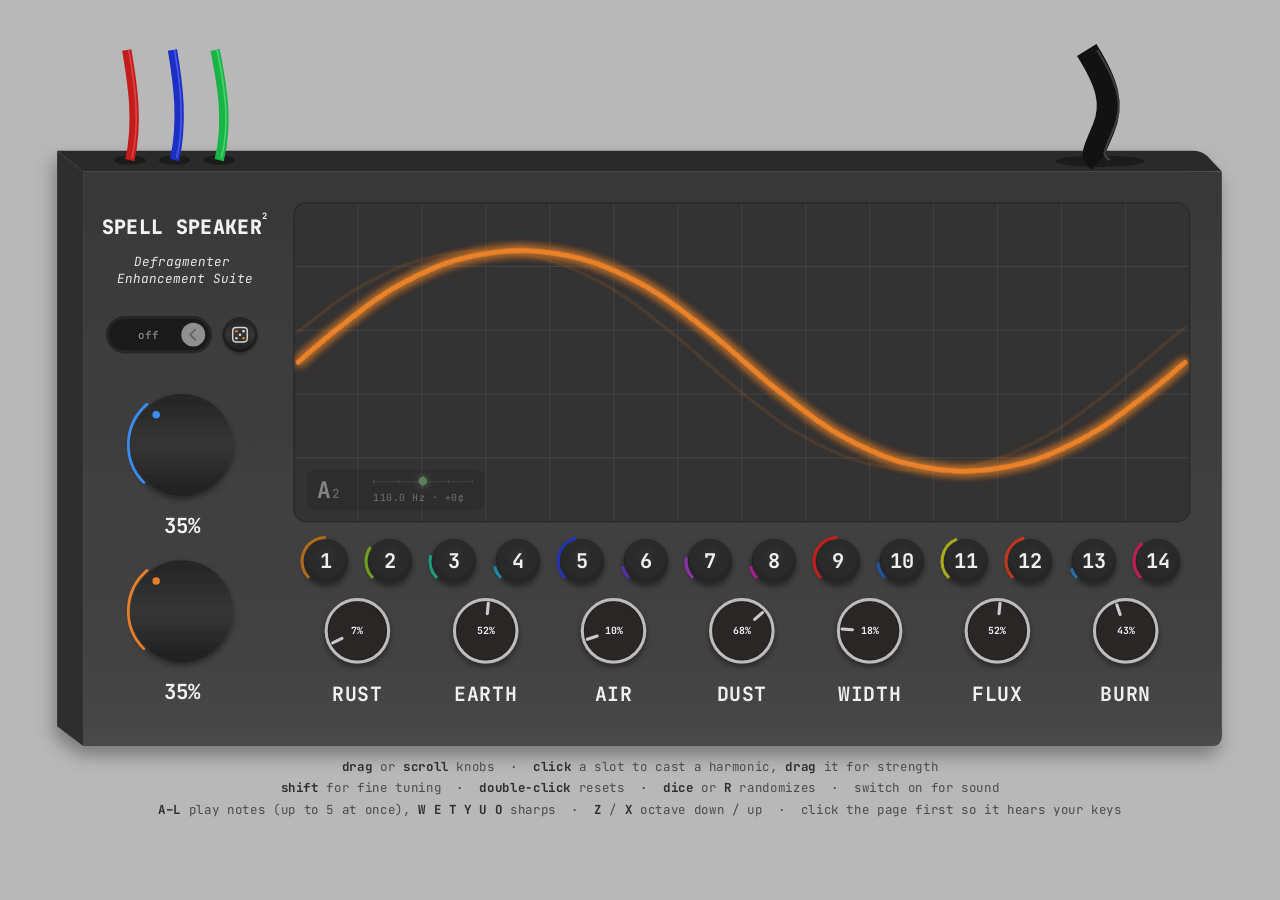
<file: playground/spell-speaker.html>
<!DOCTYPE html>
<html lang="en">
<head>
<meta charset="utf-8">
<meta name="viewport" content="width=device-width,initial-scale=1">
<title>Spell Speaker²</title>
<link rel="preconnect" href="https://fonts.googleapis.com">
<link href="https://fonts.googleapis.com/css2?family=JetBrains+Mono:ital,wght@0,500;0,700;0,800;1,400&display=swap" rel="stylesheet">
<style>
  html,body{margin:0;height:100%;background:#b8b8b8;overflow:hidden;
    font-family:'JetBrains Mono',ui-monospace,SFMono-Regular,Menlo,Consolas,monospace;
    -webkit-tap-highlight-color:transparent}
  #wrap{position:fixed;inset:0;display:flex;align-items:center;justify-content:center}
  #stage{position:relative;width:1232px;height:750px;flex:none;transform-origin:center center}
  svg{position:absolute;inset:0;font-family:inherit;user-select:none;-webkit-user-select:none;touch-action:none;overflow:visible}
  #scope{position:absolute;left:283px;top:137px;width:862px;height:307px;border-radius:12px;pointer-events:none}
  .ctl{cursor:ns-resize;outline:none}
  .slot{cursor:pointer}
  .focusring{opacity:0;transition:opacity .15s}
  .ctl:focus-visible .focusring{opacity:1}
  #toggle{cursor:pointer;outline:none}
  #toggle:focus-visible #tgRing{opacity:1}
  #tgRing{opacity:0}
  #tgKnob{transition:transform .28s cubic-bezier(.5,1.5,.5,1)}
  #tgChev{transform-box:fill-box;transform-origin:center;transition:transform .28s}
  #tgLabel{transition:transform .28s}
  #tgPill{fill:#1a1a1a;transition:filter .3s,fill .3s}
  #tgLabel{fill:#8c8c8c}
  #tgFace{fill:#8f8f8f;transition:fill .3s}
  #tgChev{stroke:#5a5a5a}
  .on #tgPill{fill:#e8802a}
  .on #tgLabel{fill:#fff}
  .on #tgFace{fill:#d8d8d8}
  .on #tgChev{stroke:#9a9a9a}
  #dice{cursor:pointer;outline:none}
  #dice:focus-visible #diceRing{opacity:1}
  #diceRing{opacity:0}
  #diceCap{transition:transform .08s}
  #dice:active #diceCap,#dice:active #diceIcon{transform:translateY(1px)}
  #diceIcon{transform-box:fill-box;transform-origin:center}
  #diceIcon.roll{animation:roll .5s cubic-bezier(.3,1.4,.5,1)}
  @keyframes roll{from{transform:rotate(-200deg) scale(.8)}to{transform:rotate(0) scale(1)}}
  .on #tgKnob{transform:translateX(-66px)}
  .on #tgChev{transform:rotate(180deg)}
  .on #tgLabel{transform:translateX(23px)}
  .on #tgPill{filter:drop-shadow(0 0 6px rgba(255,140,40,.85))}
  .cable{transform-box:view-box}
  .live .cable{animation:sway 2.4s ease-in-out infinite alternate}
  .live .cable:nth-child(2){animation-duration:2.9s;animation-delay:-.7s}
  .live .cable:nth-child(3){animation-duration:2.1s;animation-delay:-1.3s}
  .live .cable:nth-child(4){animation-duration:3.4s;animation-delay:-.4s}
  @keyframes sway{from{transform:rotate(-2deg)}to{transform:rotate(2deg)}}
  .slotTint,.slotArc,.slotNum{transition:fill-opacity .2s,fill .2s}
  #tuner{position:absolute;left:295px;top:394px;display:flex;align-items:center;gap:10px;
    padding:6px 11px 6px 10px;border-radius:8px;background:rgba(22,22,22,.38);color:#e6e6e6;
    opacity:.45;transition:opacity .4s;pointer-events:none;font-variant-numeric:tabular-nums}
  .live #tuner{opacity:.9}
  #keys{position:absolute;left:295px;top:149px;padding:5px 10px;border-radius:8px;background:rgba(22,22,22,.38);
    color:#e6e6e6;font-size:10px;letter-spacing:.06em;opacity:0;transition:opacity .35s;pointer-events:none;white-space:nowrap}
  #keys.show{opacity:.9}
  #keys b{color:#e8802a;font-weight:700}
  #tnNote{font-size:22px;font-weight:700;min-width:44px;letter-spacing:.02em;line-height:1}
  #tnNote small{font-size:12px;font-weight:500;opacity:.7;margin-left:1px}
  #tnMeter{position:relative;width:96px;height:10px}
  #tnMeter i{position:absolute;top:3px;width:1px;height:4px;background:rgba(255,255,255,.28)}
  #tnMeter i.c{top:0;height:10px;background:rgba(255,255,255,.55)}
  #tnMeter:before{content:'';position:absolute;left:0;right:0;top:5px;height:1px;background:rgba(255,255,255,.18)}
  #tnDot{position:absolute;top:1px;width:8px;height:8px;margin-left:-4px;border-radius:50%;
    background:#e8802a;box-shadow:0 0 6px rgba(232,128,42,.8);transition:background .2s,box-shadow .2s}
  #tnDot.ok{background:#8fd88a;box-shadow:0 0 7px rgba(143,216,138,.9)}
  #tnRead{font-size:9.5px;opacity:.75;margin-top:4px;letter-spacing:.03em;white-space:nowrap}
  #hint{position:absolute;left:0;right:0;top:670px;text-align:center;color:#4a4a4a;font-size:12px;letter-spacing:.03em;line-height:1.7;white-space:nowrap}
  #hint b{color:#2e2e2e;font-weight:700}
</style>
</head>
<body>
<div id="wrap"><div id="stage">
<svg id="panel" viewBox="0 0 1232 750" width="1232" height="750" aria-label="Spell Speaker synthesizer">
  <defs>
    <linearGradient id="front" x1="0" y1="0" x2="0" y2="1">
      <stop offset="0" stop-color="#383838"/><stop offset="1" stop-color="#454545"/>
    </linearGradient>
    <linearGradient id="bigFace" x1="0" y1="0" x2="0" y2="1">
      <stop offset="0" stop-color="#242424"/><stop offset=".5" stop-color="#363636"/><stop offset="1" stop-color="#1f1f1f"/>
    </linearGradient>
    <radialGradient id="slotFace" cx="50%" cy="40%" r="60%">
      <stop offset="0" stop-color="#303030"/><stop offset="1" stop-color="#262626"/>
    </radialGradient>
    <filter id="drop" x="-40%" y="-40%" width="180%" height="190%">
      <feDropShadow dx="0" dy="3" stdDeviation="3" flood-color="#000" flood-opacity=".45"/>
    </filter>
    <filter id="boxShadow" x="-10%" y="-10%" width="120%" height="130%">
      <feDropShadow dx="-3" dy="9" stdDeviation="8" flood-color="#000" flood-opacity=".33"/>
    </filter>
    <filter id="glow" x="-50%" y="-50%" width="200%" height="200%">
      <feGaussianBlur stdDeviation="2.2" result="b"/>
      <feMerge><feMergeNode in="b"/><feMergeNode in="SourceGraphic"/></feMerge>
    </filter>
  </defs>

  <!-- enclosure -->
  <g filter="url(#boxShadow)">
    <path d="M55 87 L1148 87 Q1156 87 1162 92 L1176 107 L80 107 Z" fill="#2a2a2a"/>
    <path d="M55 87 L80 107 L80 660 L55 641 Z" fill="#2f2f2f"/>
    <path d="M80 107 H1176 V650 Q1176 660 1166 660 H80 Z" fill="url(#front)"/>
    <path d="M80 643 H1176 V650 Q1176 660 1166 660 H80 Z" fill="#4c4c4c" opacity=".55"/>
  </g>
  <ellipse cx="125" cy="96" rx="15" ry="4.5" fill="#1b1b1b"/>
  <ellipse cx="168" cy="96" rx="15" ry="4.5" fill="#1b1b1b"/>
  <ellipse cx="211" cy="96" rx="15" ry="4.5" fill="#1b1b1b"/>
  <ellipse cx="1059" cy="97" rx="43" ry="5.5" fill="#1b1b1b"/>

  <!-- cables -->
  <g id="cables">
    <g class="cable" style="transform-origin:125px 96px">
      <path d="M122 -10 C 128 25, 133 60, 125 96" stroke="#c21c1c" stroke-width="9" fill="none"/>
      <path d="M124 -10 C 130 25, 135 60, 127 94" stroke="#e66" stroke-width="1.6" fill="none" opacity=".55"/>
    </g>
    <g class="cable" style="transform-origin:168px 96px">
      <path d="M166 -10 C 172 25, 176 60, 168 96" stroke="#1c2fc4" stroke-width="9" fill="none"/>
      <path d="M168 -10 C 174 25, 178 60, 170 94" stroke="#6b7bff" stroke-width="1.6" fill="none" opacity=".55"/>
    </g>
    <g class="cable" style="transform-origin:211px 96px">
      <path d="M207 -10 C 214 25, 220 60, 211 96" stroke="#18b445" stroke-width="9" fill="none"/>
      <path d="M209 -10 C 216 25, 222 60, 213 94" stroke="#7ef0a0" stroke-width="1.6" fill="none" opacity=".5"/>
    </g>
    <g class="cable" style="transform-origin:1059px 97px">
      <path d="M1046 -10 C 1066 22, 1072 42, 1062 66 S 1050 90, 1058 97" stroke="#121212" stroke-width="22" fill="none"/>
      <path d="M1056 -10 C 1076 22, 1082 42, 1072 66 S 1060 90, 1068 96" stroke="#5a5a5a" stroke-width="2" fill="none" opacity=".6"/>
    </g>
  </g>

  <!-- branding -->
  <text x="98" y="167" font-size="19.2" font-weight="800" fill="#f2f2f2" letter-spacing=".3">SPELL SPEAKER</text>
  <text x="252" y="153" font-size="8.5" font-weight="700" fill="#f2f2f2">2</text>
  <text x="175" y="198" font-size="12.2" font-style="italic" fill="#e8e8e8" text-anchor="middle">Defragmenter</text>
  <text x="178" y="214" font-size="12.2" font-style="italic" fill="#e8e8e8" text-anchor="middle">Enhancement Suite</text>

  <!-- power toggle -->
  <g id="toggle" transform="translate(-22 0)" role="switch" aria-checked="false" aria-label="Power and sound" tabindex="0">
    <title>Power: flip on to animate the scope and hear it</title>
    <rect id="tgRing" x="119" y="241" width="112" height="46" rx="23" fill="none" stroke="#fff" stroke-opacity=".4" stroke-dasharray="3 4"/>
    <rect x="124" y="246" width="102" height="36" rx="18" fill="#262626"/>
    <rect id="tgPill" x="127" y="249" width="96" height="30" rx="15"/>
    <text id="tgLabel" x="165" y="268.5" font-size="10.5" font-weight="500" text-anchor="middle">off</text>
    <g id="tgKnob">
      <circle id="tgFace" cx="208" cy="264" r="11.5"/>
      <path id="tgChev" d="M210 259 L205 264 L210 269" stroke-width="1.4" fill="none" stroke-linecap="round"/>
    </g>
  </g>

  <!-- random settings -->
  <g id="dice" transform="translate(-22 0)" role="button" tabindex="0" aria-label="Random settings">
    <title>Random settings (or press R)</title>
    <circle id="diceRing" cx="253" cy="264" r="21" fill="none" stroke="#fff" stroke-opacity=".4" stroke-dasharray="3 4"/>
    <circle cx="253" cy="264" r="17" fill="#262626"/>
    <circle id="diceCap" cx="253" cy="264" r="14" fill="url(#bigFace)" filter="url(#drop)"/>
    <g id="diceIcon">
      <rect x="246" y="257" width="14" height="14" rx="3.2" fill="none" stroke="#d6d6d6" stroke-width="1.4"/>
      <circle cx="249.6" cy="260.6" r="1.25" fill="#e8802a"/><circle cx="256.4" cy="260.6" r="1.25" fill="#d6d6d6"/>
      <circle cx="253" cy="264" r="1.25" fill="#d6d6d6"/>
      <circle cx="249.6" cy="267.4" r="1.25" fill="#d6d6d6"/><circle cx="256.4" cy="267.4" r="1.25" fill="#e8802a"/>
    </g>
  </g>

  <!-- scope screen -->
  <rect x="283" y="137" width="862" height="307" rx="12" fill="#333" stroke="#2a2a2a" stroke-width="1.5"/>
  <g id="grid" stroke="#4a4a4a" stroke-width=".7"></g>

  <g id="controls"></g>
</svg>
<canvas id="scope" width="862" height="307"></canvas>
<div id="keys" aria-live="polite">KEYS · OCT <b>3</b> · C3–D4</div>
<div id="tuner" aria-hidden="true">
  <div id="tnNote">A<small>2</small></div>
  <div>
    <div id="tnMeter"><i style="left:0"></i><i style="left:25%"></i><i class="c" style="left:50%"></i><i style="left:75%"></i><i style="left:calc(100% - 1px)"></i><span id="tnDot" style="left:50%"></span></div>
    <div id="tnRead">110.0 Hz · +0¢</div>
  </div>
</div>
<div id="hint"><b>drag</b> or <b>scroll</b> knobs &nbsp;·&nbsp; <b>click</b> a slot to cast a harmonic, <b>drag</b> it for strength <br><b>shift</b> for fine tuning &nbsp;·&nbsp; <b>double-click</b> resets &nbsp;·&nbsp; <b>dice</b> or <b>R</b> randomizes &nbsp;·&nbsp; switch on for sound<br><b>A–L</b> play notes (up to 5 at once), <b>W E T Y U O</b> sharps &nbsp;·&nbsp; <b>Z</b> / <b>X</b> octave down / up &nbsp;·&nbsp; click the page first so it hears your keys</div>
</div></div>

<script>
(() => {
const NS = 'http://www.w3.org/2000/svg', TAU = Math.PI * 2;
const $ = id => document.getElementById(id);
const stage = $('stage'), controls = $('controls'), cv = $('scope'), ctx = cv.getContext('2d');
const SW = 862, SH = 307;

function el(tag, attrs, parent) {
  const e = document.createElementNS(NS, tag);
  for (const k in attrs) e.setAttribute(k, attrs[k]);
  if (parent) parent.appendChild(e);
  return e;
}
const pt = (cx, cy, r, a) => { const t = a * Math.PI / 180; return [cx + r * Math.sin(t), cy - r * Math.cos(t)]; };
function arcD(cx, cy, r, a0, a1) {
  if (a1 - a0 < 0.5) return '';
  const [x0, y0] = pt(cx, cy, r, a0), [x1, y1] = pt(cx, cy, r, a1);
  return `M${x0.toFixed(2)} ${y0.toFixed(2)} A${r} ${r} 0 ${a1 - a0 > 180 ? 1 : 0} 1 ${x1.toFixed(2)} ${y1.toFixed(2)}`;
}
const clamp = v => Math.max(0, Math.min(1, v));

// grid
const grid = $('grid');
for (let i = 1; i < 14; i++) { const x = 283 + i * SW / 14; el('line', { x1: x, y1: 138, x2: x, y2: 443 }, grid); }
for (let j = 1; j < 5; j++) { const y = 137 + j * SH / 5; el('line', { x1: 284, y1: y, x2: 1144, y2: y }, grid); }

// ---------- state ----------
const P = { amp: .35, freq: .35, rust: .07, earth: .52, air: .10, dust: .68, width: .18, flux: .52, burn: .43 };
const DEF = { ...P };
const SLOT_COLORS = ['#b06a1c','#6e9e1e','#1c9c7c','#1c86a4','#2434b0','#5530b0','#9030ac','#ac1c90','#c21e1e','#1e52a6','#a6aa1c','#c0381c','#1e72aa','#c01e50'];
const SLOT_DEF = [.5,.3,.22,.12,.45,.12,.2,.12,.5,.15,.42,.45,.1,.35];
const slotLev = [...SLOT_DEF], slotOn = Array(14).fill(false);
const setters = {}, slotSetters = [];
let on = false, live = false;
const held = [];                       // computer-keyboard notes currently down, newest last
function updateLive() { live = on || held.length > 0; stage.classList.toggle('live', live); }

// ---------- interaction ----------
function bind(g, o) {
  g.setAttribute('tabindex', '0');
  g.classList.add('ctl');
  let sx = 0, sy = 0, sv = 0, moved = false, id = null;
  g.addEventListener('pointerdown', e => {
    e.preventDefault(); g.focus({ preventScroll: true });
    id = e.pointerId; g.setPointerCapture(id);
    sx = e.clientX; sy = e.clientY; sv = o.get(); moved = false;
  });
  g.addEventListener('pointermove', e => {
    if (e.pointerId !== id) return;
    const d = (sy - e.clientY) + (e.clientX - sx) * 0.5;
    if (Math.abs(d) > 3) moved = true;
    if (moved) o.set(clamp(sv + d / (e.shiftKey ? 900 : 220)));
  });
  const end = e => {
    if (e.pointerId !== id) return;
    id = null;
    if (!moved && o.tap && e.type === 'pointerup') o.tap();
  };
  g.addEventListener('pointerup', end);
  g.addEventListener('pointercancel', end);
  g.addEventListener('wheel', e => {
    e.preventDefault();
    const d = Math.sign(e.deltaY) * Math.min(Math.abs(e.deltaY), 100) * 0.0006 * (e.shiftKey ? .25 : 1);
    o.set(clamp(o.get() - d));
  }, { passive: false });
  g.addEventListener('dblclick', () => o.set(o.def()));
  g.addEventListener('keydown', e => {
    const k = e.key; let d = 0;
    if (k === 'ArrowUp' || k === 'ArrowRight') d = .01;
    else if (k === 'ArrowDown' || k === 'ArrowLeft') d = -.01;
    else if (k === 'PageUp') d = .1;
    else if (k === 'PageDown') d = -.1;
    else if (k === 'Home') { o.set(0); e.preventDefault(); return; }
    else if (k === 'End') { o.set(1); e.preventDefault(); return; }
    else if ((k === 'Enter' || k === ' ') && o.tap) { o.tap(); e.preventDefault(); return; }
    else return;
    e.preventDefault(); o.set(clamp(o.get() + d));
  });
}

function bigKnob(key, cx, cy, color, name, tip) {
  const g = el('g', { role: 'slider', 'aria-label': name, 'aria-valuemin': 0, 'aria-valuemax': 100 }, controls);
  el('title', {}, g).textContent = tip;
  el('circle', { cx, cy, r: 58, fill: 'transparent' }, g);
  el('circle', { class: 'focusring', cx, cy, r: 58, fill: 'none', stroke: '#fff', 'stroke-opacity': .4, 'stroke-width': 1.2, 'stroke-dasharray': '3 4' }, g);
  el('circle', { cx, cy, r: 49, fill: 'url(#bigFace)', filter: 'url(#drop)' }, g);
  const arc = el('path', { fill: 'none', stroke: color, 'stroke-width': 2.6, 'stroke-linecap': 'round' }, g);
  const dot = el('circle', { r: 3.6, fill: color }, g);
  const txt = el('text', { x: cx, y: cy + 85, 'text-anchor': 'middle', 'font-size': 20, 'font-weight': 700, fill: '#f2f2f2' }, g);
  const draw = () => {
    const v = P[key], a = -135 + 270 * v;
    arc.setAttribute('d', arcD(cx, cy, 51.5, -135, a));
    const [x, y] = pt(cx, cy, 38, a);
    dot.setAttribute('cx', x); dot.setAttribute('cy', y);
    txt.textContent = Math.round(v * 100) + '%';
    g.setAttribute('aria-valuenow', Math.round(v * 100));
  };
  setters[key] = v => { P[key] = v; draw(); };
  bind(g, { get: () => P[key], set: setters[key], def: () => DEF[key] });
  draw();
}

function smallKnob(key, cx, label, tip) {
  const cy = 549;
  const g = el('g', { role: 'slider', 'aria-label': label, 'aria-valuemin': 0, 'aria-valuemax': 100 }, controls);
  el('title', {}, g).textContent = tip;
  el('rect', { x: cx - 50, y: cy - 38, width: 100, height: 108, fill: 'transparent' }, g);
  el('circle', { class: 'focusring', cx, cy, r: 37, fill: 'none', stroke: '#fff', 'stroke-opacity': .4, 'stroke-width': 1.2, 'stroke-dasharray': '3 4' }, g);
  el('circle', { cx, cy, r: 30, fill: '#2b2826', stroke: '#bdbdbd', 'stroke-width': 3, filter: 'url(#drop)' }, g);
  el('circle', { cx, cy, r: 28.2, fill: 'none', stroke: '#000', 'stroke-opacity': .3, 'stroke-width': 1 }, g);
  const ptr = el('line', { stroke: '#cacaca', 'stroke-width': 3, 'stroke-linecap': 'round' }, g);
  const txt = el('text', { x: cx, y: cy + 3.5, 'text-anchor': 'middle', 'font-size': 9.5, 'font-weight': 700, fill: '#eee' }, g);
  el('text', { x: cx, y: 617, 'text-anchor': 'middle', 'font-size': 19, 'font-weight': 700, fill: '#f0f0f0', 'letter-spacing': .6 }, g).textContent = label;
  const draw = () => {
    const v = P[key], a = -135 + 270 * v;
    const [x1, y1] = pt(cx, cy, 16.5, a), [x2, y2] = pt(cx, cy, 26.5, a);
    ptr.setAttribute('x1', x1); ptr.setAttribute('y1', y1); ptr.setAttribute('x2', x2); ptr.setAttribute('y2', y2);
    txt.textContent = Math.round(v * 100) + '%';
    g.setAttribute('aria-valuenow', Math.round(v * 100));
  };
  setters[key] = v => { P[key] = v; draw(); };
  bind(g, { get: () => P[key], set: setters[key], def: () => DEF[key] });
  draw();
}

function slot(i) {
  const cx = 313.5 + i * 61.6, cy = 482, color = SLOT_COLORS[i];
  const g = el('g', { role: 'slider', 'aria-valuemin': 0, 'aria-valuemax': 100 }, controls);
  g.classList.add('slot');
  el('title', {}, g).textContent = `Slot ${i + 1}: click to cast harmonic ×${i + 2}, drag or scroll to set its strength`;
  el('circle', { cx, cy, r: 28, fill: 'transparent' }, g);
  el('circle', { class: 'focusring', cx, cy, r: 28.5, fill: 'none', stroke: '#fff', 'stroke-opacity': .4, 'stroke-width': 1.2, 'stroke-dasharray': '3 4' }, g);
  el('circle', { cx, cy, r: 21.5, fill: 'url(#slotFace)', filter: 'url(#drop)' }, g);
  const tint = el('circle', { class: 'slotTint', cx, cy, r: 20.5, fill: color, 'fill-opacity': 0 }, g);
  const arc = el('path', { class: 'slotArc', fill: 'none', stroke: color, 'stroke-width': 3, 'stroke-linecap': 'butt' }, g);
  const num = el('text', { class: 'slotNum', x: cx, y: cy + 7, 'text-anchor': 'middle', 'font-size': 19.5, 'font-weight': 700, fill: '#efefef' }, g);
  num.textContent = i + 1;
  const draw = () => {
    const v = slotLev[i];
    arc.setAttribute('d', arcD(cx, cy, 22.8, -135, -135 + 270 * v));
    tint.setAttribute('fill-opacity', slotOn[i] ? .32 : 0);
    if (slotOn[i]) { arc.setAttribute('filter', 'url(#glow)'); num.setAttribute('filter', 'url(#glow)'); num.setAttribute('fill', '#fff'); }
    else { arc.removeAttribute('filter'); num.removeAttribute('filter'); num.setAttribute('fill', '#efefef'); }
    g.setAttribute('aria-valuenow', Math.round(v * 100));
    g.setAttribute('aria-label', `Slot ${i + 1}, harmonic ${i + 2}, ${slotOn[i] ? 'cast' : 'idle'}`);
  };
  slotSetters[i] = (v, o) => { slotLev[i] = v; if (o !== undefined) slotOn[i] = o; draw(); };
  bind(g, {
    get: () => slotLev[i],
    set: v => { slotLev[i] = v; draw(); },
    def: () => SLOT_DEF[i],
    tap: () => { slotOn[i] = !slotOn[i]; draw(); }
  });
  draw();
}

bigKnob('amp', 175, 370, '#3a8df2', 'Amplitude', 'AMPLITUDE: how tall the wave is (and how loud)');
bigKnob('freq', 175, 530, '#e8802a', 'Frequency', 'FREQUENCY: how many cycles fit on screen (and the pitch)');
for (let i = 0; i < 14; i++) slot(i);
const SMALL = [
  ['rust', 'RUST', 'RUST: grit and static noise'],
  ['earth', 'EARTH', 'EARTH: sub-octave weight (centre = none, either side flips it)'],
  ['air', 'AIR', 'AIR: high shimmering overtone'],
  ['dust', 'DUST', 'DUST: phosphor trails on screen, muffles the sound'],
  ['width', 'WIDTH', 'WIDTH: stereo detune, shown as a ghost trace'],
  ['flux', 'FLUX', 'FLUX: drift and wobble (centre = still, sides drift left or right)'],
  ['burn', 'BURN', 'BURN: saturation drive, squares the wave off']
];
const SMALL_X = [344, 467.5, 590.5, 714, 837, 960, 1083.5];
SMALL.forEach(([k, l, t], i) => smallKnob(k, SMALL_X[i], l, t));

// ---------- power ----------
const tg = $('toggle');
function setPower(v) {
  on = v;
  stage.classList.toggle('on', on);
  tg.setAttribute('aria-checked', on);
  $('tgLabel').textContent = on ? 'on' : 'off';
  latched = on ? held.map(h => ({ midi: h.midi, id: h.id })) : [];   // keys already down become the latch
  updateLive();
  if (on) startAudio();
  postParams();
  if ($('keys').classList.contains('show')) showKeys();
}
tg.addEventListener('click', () => setPower(!on));
tg.addEventListener('keydown', e => { if (e.key === 'Enter' || e.key === ' ') { e.preventDefault(); setPower(!on); } });

// ---------- random settings ----------
const rnd = (a, b) => a + Math.random() * (b - a);
const RANGES = {                       // kept musical: nothing deafening or silent
  amp: [.22, .55], freq: [.15, .75], rust: [0, .3], earth: [.2, .8], air: [0, .55],
  dust: [0, .9], width: [0, .7], flux: [.2, .8], burn: [0, .75]
};
let tween = null;
function randomize() {
  const from = { ...P }, to = {};
  for (const k in RANGES) to[k] = rnd(...RANGES[k]);
  to.rust = Math.pow(Math.random(), 2) * RANGES.rust[1];            // mostly clean, sometimes gritty
  const lFrom = [...slotLev], lTo = [], oTo = [];
  const want = Math.random() < .2 ? 0 : 1 + Math.floor(Math.random() * 5);   // 0–5 slots cast
  const pick = new Set();
  while (pick.size < want) pick.add(Math.floor(Math.random() * 14));
  for (let i = 0; i < 14; i++) { lTo[i] = rnd(.1, .9); oTo[i] = pick.has(i); slotSetters[i](slotLev[i], oTo[i]); }
  const icon = $('diceIcon');
  icon.classList.remove('roll'); void icon.getBBox(); icon.classList.add('roll');
  const t0 = performance.now(), dur = 520;
  tween = now => {
    const u = Math.min(1, (now - t0) / dur), e = 1 - Math.pow(1 - u, 3);
    for (const k in to) setters[k](from[k] + (to[k] - from[k]) * e);
    for (let i = 0; i < 14; i++) slotSetters[i](lFrom[i] + (lTo[i] - lFrom[i]) * e);
    if (u >= 1) tween = null;
  };
}
const dice = $('dice');
dice.addEventListener('click', randomize);
dice.addEventListener('keydown', e => { if (e.key === 'Enter' || e.key === ' ') { e.preventDefault(); randomize(); } });
addEventListener('keydown', e => {
  if ((e.key === 'r' || e.key === 'R') && !e.metaKey && !e.ctrlKey && !e.altKey) randomize();
});

// ---------- computer keyboard: up to 5 voices ----------
// Physical key positions (e.code), so it works on any layout. A = C, W = C#, ... L = D above.
const KEYMAP = { KeyA: 0, KeyW: 1, KeyS: 2, KeyE: 3, KeyD: 4, KeyF: 5, KeyT: 6, KeyG: 7,
                 KeyY: 8, KeyH: 9, KeyU: 10, KeyJ: 11, KeyK: 12, KeyO: 13, KeyL: 14 };
const OCT_MIN = 1, OCT_MAX = 5;        // keeps every key inside the frequency knob's range
const MAX_VOICES = 5;
let octave = 3, keysTimer = null, latched = [], anchorMidi = null, nextId = 1;
const midiName = m => NOTE_NAMES[m % 12] + (Math.floor(m / 12) - 1);
const midiHz = m => 440 * Math.pow(2, (m - 69) / 12);
const knobHz = () => 110 * cycles();
const knobFor = hz => clamp(.35 + Math.log2(hz / 110) / 6);

// What should be sounding: held keys (power off), the latched chord (power on),
// or the plain drone when power is on and nothing has been played yet.
function activeVoices() {
  const k = knobHz(), notes = on ? latched : held;
  if (!notes.length) return on ? [{ id: 'drone', hz: k }] : [];
  const bend = anchorMidi === null ? 1 : k / midiHz(anchorMidi);   // turning the knob shifts the whole chord
  return notes.map(n => ({ id: 'n' + n.id, hz: midiHz(n.midi) * bend }));
}

function showKeys() {
  const lo = (octave + 1) * 12, el = $('keys'), notes = on ? latched : held;
  const names = [...notes].sort((a, b) => a.midi - b.midi).map(n => midiName(n.midi)).join(' ');
  el.innerHTML = `KEYS · OCT <b>${octave}</b> · ${midiName(lo)}–${midiName(lo + 14)}` +
    (notes.length ? ` · ♪ <b>${names}</b>` + (on && !held.length ? ' · latched' : '') : '');
  el.classList.add('show');
  clearTimeout(keysTimer);
  if (!held.length) keysTimer = setTimeout(() => el.classList.remove('show'), 2000);
}
// Point the frequency knob at a note, keeping any bend the knob has put on the chord.
function aimKnob(midi) {
  const bend = anchorMidi === null ? 1 : knobHz() / midiHz(anchorMidi);
  anchorMidi = midi;
  setters.freq(knobFor(midiHz(midi) * bend));
}
function noteOn(code) {
  const fresh = !held.length;
  if (fresh) {
    anchorMidi = null;                   // a new phrase starts in tune
    if (on) latched = [];                // and replaces the latched chord
  }
  const i = held.findIndex(h => h.code === code);
  if (i >= 0) held.splice(i, 1);
  const midi = (octave + 1) * 12 + KEYMAP[code], id = nextId++;
  held.push({ code, midi, id });
  if (held.length > MAX_VOICES) held.shift();          // voice stealing: the oldest note gives way
  if (on) { latched.push({ midi, id }); if (latched.length > MAX_VOICES) latched.shift(); }
  aimKnob(midi);
  updateLive(); startAudio(); postParams(); showKeys();
}
function noteOff(code) {
  const i = held.findIndex(h => h.code === code);
  if (i < 0) return;
  const [gone] = held.splice(i, 1);
  if (held.length && gone.midi === anchorMidi) aimKnob(held[held.length - 1].midi);
  updateLive(); postParams(); showKeys();
}
addEventListener('keydown', e => {
  if (e.metaKey || e.ctrlKey || e.altKey) return;
  const c = e.code;
  if (c === 'KeyZ' || c === 'KeyX') {
    e.preventDefault();
    if (!e.repeat) { octave = Math.max(OCT_MIN, Math.min(OCT_MAX, octave + (c === 'KeyX' ? 1 : -1))); showKeys(); }
    return;
  }
  if (!(c in KEYMAP)) return;
  e.preventDefault();
  if (!e.repeat) noteOn(c);
});
addEventListener('keyup', e => { if (e.code in KEYMAP) noteOff(e.code); });
addEventListener('blur', () => { while (held.length) noteOff(held[held.length - 1].code); });

// ---------- signal ----------
const cycles = () => Math.pow(2, (P.freq - .35) * 6);   // 35% = one cycle across the screen

function harmSet() {
  const ks = [], ws = []; let norm = 1;
  for (let i = 0; i < 14; i++) {
    if (!slotOn[i] || slotLev[i] <= 0) continue;
    const w = slotLev[i] * 0.85 / (1 + i * 0.12);
    ks.push(i + 2); ws.push(w); norm += w * 0.6;
  }
  return { ks, ws, norm, n: ks.length };
}
// One voice before the shared effects: harmonics, EARTH, AIR.
function voiceSig(ph, t, H) {
  let s = Math.sin(ph);
  for (let j = 0; j < H.n; j++) s += H.ws[j] * Math.sin(H.ks[j] * ph);
  s /= H.norm;
  s += (P.earth - .5) * 2 * 0.55 * Math.sin(ph * 0.5);
  const a = P.air * P.air;
  if (a > 0) s += a * 0.35 * Math.sin(ph * 13 + t * 9) * (0.6 + 0.4 * Math.sin(t * 3.1));
  return s;
}
// The mix after the shared effects: RUST, amplitude, BURN.
function shape(v, noise) {
  v += P.rust * P.rust * 0.6 * noise;
  const x = v * P.amp * 2, d = 0.02 + Math.pow(P.burn, 3) * 10;
  return Math.tanh(x * d) / Math.tanh(d);
}

// ---------- audio ----------
// Runs on the audio thread (AudioWorklet), so drawing can't starve it. Up to 8 voice slots:
// 5 can be held at once, the rest let released notes fade out.
const WORKLET_SRC = `
const TAU = Math.PI * 2, SLOTS = 8, KEYS = ['amp','rust','earth','air','dust','width','flux','burn'];
class SpellSpeaker extends AudioWorkletProcessor {
  constructor(options) {
    super();
    this.p = null; this.s = null; this.t = 0; this.lpL = 0; this.lpR = 0; this.gn = 1; this.age = 0;
    this.slots = [];
    for (let i = 0; i < SLOTS; i++) this.slots.push({ id: null, gate: false, env: 0, hz: 0, tHz: 0, phL: 0, phR: 0, age: 0 });
    this.att = 1 - Math.exp(-1 / (0.006 * sampleRate));   // ~6 ms attack
    this.rel = 1 - Math.exp(-1 / (0.12 * sampleRate));    // ~120 ms release
    this.port.onmessage = e => this.update(e.data);
    const init = options && options.processorOptions && options.processorOptions.params;
    if (init) this.update(init);
  }
  update(p) {
    this.p = p;
    if (!this.s) this.s = Object.assign({}, p);
    const ids = new Set();
    for (const v of p.voices) {
      ids.add(v.id);
      let sl = this.slots.find(x => x.id === v.id);
      if (!sl) {
        sl = this.slots.filter(x => !x.gate).sort((a, b) => a.env - b.env)[0]
          || this.slots.slice().sort((a, b) => a.age - b.age)[0];
        sl.id = v.id; sl.hz = v.hz; sl.age = ++this.age;
      }
      sl.tHz = v.hz; sl.gate = true;
    }
    for (const sl of this.slots) if (sl.id !== null && !ids.has(sl.id)) sl.gate = false;
  }
  process(inputs, outputs) {
    const out = outputs[0], L = out[0], R = out[1] || out[0], n = L.length, p = this.p;
    if (!p) { L.fill(0); if (R !== L) R.fill(0); return true; }
    const s = this.s, sr = sampleRate, wrap = TAU * 2;
    let maxHz = 0;
    for (const sl of this.slots) if (sl.gate || sl.env > 1e-4) maxHz = Math.max(maxHz, sl.tHz);
    const ks = [], ws = []; let norm = 1;
    for (let j = 0; j < p.ks.length; j++) {
      if (maxHz * p.ks[j] > sr * 0.45) continue;          // drop harmonics that would alias
      ks.push(p.ks[j]); ws.push(p.ws[j]); norm += p.ws[j] * 0.6;
    }
    if (s.norm === undefined) s.norm = norm;
    for (let i = 0; i < n; i++) {
      for (let k = 0; k < KEYS.length; k++) { const key = KEYS[k]; s[key] += (p[key] - s[key]) * 0.0015; }
      s.norm += (norm - s.norm) * 0.0015;
      this.t += 1 / sr;
      const t = this.t, f = (s.flux - .5) * 2, stereo = s.width > 0.002;
      const m = 1 + Math.abs(f) * 0.025 * Math.sin(TAU * 5.5 * t), det = 1 + s.width * 0.015;
      let sumL = 0, sumR = 0, envSum = 0;
      for (let v = 0; v < SLOTS; v++) {
        const sl = this.slots[v];
        if (!sl.gate && sl.env < 1e-5) { if (sl.id !== null) { sl.id = null; sl.env = 0; } continue; }
        sl.env += ((sl.gate ? 1 : 0) - sl.env) * (sl.gate ? this.att : this.rel);
        sl.hz += (sl.tHz - sl.hz) * 0.0015;
        sl.phL += TAU * sl.hz * m / sr;
        sl.phR += TAU * sl.hz * m * det / sr;
        if (sl.phL > wrap) sl.phL -= wrap;
        if (sl.phR > wrap) sl.phR -= wrap;
        const a = this.voice(sl.phL, t, s, ks, ws);
        sumL += sl.env * a;
        sumR += sl.env * (stereo ? this.voice(sl.phR, t, s, ks, ws) : a);
        envSum += sl.env;
      }
      this.gn += (Math.sqrt(Math.max(1, envSum)) - this.gn) * 0.002;   // chords get headroom, not just louder
      const nz = Math.min(1, envSum);
      const a = this.shape(sumL / this.gn, s, (Math.random() * 2 - 1) * nz);
      const b = stereo ? this.shape(sumR / this.gn, s, (Math.random() * 2 - 1) * nz) : a;
      const kk = 1 - s.dust * 0.85;
      this.lpL += (a - this.lpL) * kk;
      this.lpR += ((a + (b - a) * s.width) - this.lpR) * kk;
      L[i] = Math.max(-1.5, Math.min(1.5, this.lpL));
      if (R !== L) R[i] = Math.max(-1.5, Math.min(1.5, this.lpR));
    }
    return true;
  }
  voice(ph, t, s, ks, ws) {
    let v = Math.sin(ph);
    for (let j = 0; j < ks.length; j++) v += ws[j] * Math.sin(ks[j] * ph);
    v /= s.norm;
    v += (s.earth - .5) * 2 * 0.55 * Math.sin(ph * 0.5);
    const a = s.air * s.air;
    if (a > 0) v += a * 0.35 * Math.sin(ph * 13 + t * 9) * (0.6 + 0.4 * Math.sin(t * 3.1));
    return v;
  }
  shape(v, s, noise) {
    v += s.rust * s.rust * 0.6 * noise;
    const x = v * s.amp * 2, d = 0.02 + Math.pow(s.burn, 3) * 10;
    return Math.tanh(x * d) / Math.tanh(d);
  }
}
registerProcessor('spell-speaker', SpellSpeaker);
`;

let ac = null, gain = null, node = null;
function audioParams() {
  const H = harmSet();
  return { amp: P.amp, rust: P.rust, earth: P.earth, air: P.air, dust: P.dust, width: P.width,
           flux: P.flux, burn: P.burn, ks: H.ks, ws: H.ws, voices: activeVoices() };
}
function postParams() { if (node) node.port.postMessage(audioParams()); }
async function buildGraph() {
  ac = new (window.AudioContext || window.webkitAudioContext)({ latencyHint: 'interactive' });
  gain = ac.createGain(); gain.gain.value = 0.18; gain.connect(ac.destination);
  const url = URL.createObjectURL(new Blob([WORKLET_SRC], { type: 'application/javascript' }));
  await ac.audioWorklet.addModule(url);
  node = new AudioWorkletNode(ac, 'spell-speaker', { numberOfInputs: 0, outputChannelCount: [2],
    processorOptions: { params: audioParams() } });
  node.connect(gain);
}
// Called from a click or key press, so autoplay rules allow it. Notes fade in and out
// inside the worklet, so the context just keeps running once started.
function startAudio() {
  try {
    if (!ac) buildGraph().catch(() => {});   /* no AudioWorklet: visuals still run */
    ac && ac.resume();
  } catch (err) {}
}

// ---------- scope ----------
let dpr = 1, scroll = 0, tv = 0, ghost = 0, seed = 0, last = performance.now();
const hn = i => { const s = Math.sin(i * 12.9898 + seed * 78.233) * 43758.5453; return (s - Math.floor(s)) * 2 - 1; };

function trace(V, H, cyc, phOff, mult, alpha, lw, blur) {
  const x0 = 4, x1 = SW - 4, span = x1 - x0, mid = SH / 2, sc = mid * 0.9;
  const g = 1 / Math.sqrt(Math.max(1, V.length));
  ctx.beginPath();
  for (let x = x0; x <= x1; x += 1) {
    const ph = scroll + phOff + TAU * cyc * mult * (x - x0) / span;
    let v = 0;
    for (let j = 0; j < V.length; j++) v += voiceSig(ph * V[j], tv, H);   // V = pitch ratios to the knob
    const y = mid - shape(v * g, hn(x)) * sc;
    x === x0 ? ctx.moveTo(x, y) : ctx.lineTo(x, y);
  }
  ctx.strokeStyle = `rgba(234,130,42,${alpha})`;
  ctx.lineWidth = lw;
  ctx.shadowColor = 'rgba(255,140,40,0.9)';
  ctx.shadowBlur = blur * dpr;
  ctx.stroke();
}

function drawScope() {
  ctx.setTransform(dpr, 0, 0, dpr, 0, 0);
  ctx.globalCompositeOperation = 'destination-out';
  ctx.shadowBlur = 0;
  ctx.fillStyle = `rgba(0,0,0,${1 - P.dust * 0.9})`;
  ctx.fillRect(0, 0, SW, SH);
  ctx.globalCompositeOperation = 'source-over';
  ctx.lineCap = 'round'; ctx.lineJoin = 'round';
  const H = harmSet(), f = (P.flux - .5) * 2, k = knobHz();
  let V = activeVoices().map(v => v.hz / k);
  if (!V.length) V = [1];                // idle: preview the knob's pitch
  const cyc = cycles() * (live ? 1 + Math.abs(f) * 0.02 * Math.sin(tv * 5.5) : 1);
  const ga = Math.pow(P.width, 1.6) * 0.75;
  if (ga > 0.01) trace(V, H, cyc, P.width * 1.4 + ghost, 1 + P.width * 0.04, ga, 3, 6);
  trace(V, H, cyc, 0, 1, 1, 4.6, live ? 14 : 9);
}

// ---------- tuner ----------
const NOTE_NAMES = ['C','C♯','D','D♯','E','F','F♯','G','G♯','A','A♯','B'];
const tnNote = $('tnNote'), tnDot = $('tnDot'), tnRead = $('tnRead');
let tnLast = '';
function updateTuner() {
  let hz = 110 * cycles();
  if (live) hz *= 1 + Math.abs((P.flux - .5) * 2) * 0.025 * Math.sin(TAU * 5.5 * tv);   // show FLUX vibrato
  const midi = 69 + 12 * Math.log2(hz / 440), near = Math.round(midi);
  const cents = Math.round((midi - near) * 100);
  const name = NOTE_NAMES[((near % 12) + 12) % 12], oct = Math.floor(near / 12) - 1;
  const key = name + oct + '|' + cents + '|' + hz.toFixed(1);
  if (key === tnLast) return;
  tnLast = key;
  tnNote.innerHTML = name + '<small>' + oct + '</small>';
  tnDot.style.left = (50 + cents) + '%';
  tnDot.classList.toggle('ok', Math.abs(cents) <= 5);
  tnRead.textContent = (hz < 100 ? hz.toFixed(1) : hz.toFixed(hz < 1000 ? 1 : 0)) + ' Hz · ' + (cents >= 0 ? '+' : '−') + Math.abs(cents) + '¢';
}

function frame(now) {
  if (tween) tween(now);
  const dt = Math.min(0.05, (now - last) / 1000); last = now;
  if (live) {
    const f = (P.flux - .5) * 2;
    scroll += dt * f * 3;
    tv += dt;
    ghost += dt * P.width * 1.5;
    seed = (seed + 1) % 997;
    postParams();
  }
  drawScope();
  updateTuner();
  requestAnimationFrame(frame);
}

function fit() {
  const s = Math.min(innerWidth / 1232, innerHeight / 750);
  stage.style.transform = `scale(${s})`;
  dpr = Math.min(3, Math.max(1, s * (window.devicePixelRatio || 1)));
  cv.width = Math.round(SW * dpr); cv.height = Math.round(SH * dpr);
}
addEventListener('resize', fit);
fit();
requestAnimationFrame(frame);
})();
</script>
</body>
</html>
</file>
<file: styles.css>
/* Dylan Straffon portfolio. Tokens first, then layout, then components. */
:root{
  --paper:#F3F3EF; --ink:#121417; --muted:#5A5F66; --line:#D2D4CE;
  --blue:#2B7699; --blue-soft:#BFE3F0; --ember:#D9411A; --ember-text:#B2330F;
  --display:"Bricolage Grotesque","Inter Display","Inter",system-ui,sans-serif;
  --body:"Inter",system-ui,-apple-system,"Segoe UI",sans-serif;
  --mono:"IBM Plex Mono","DejaVu Sans Mono",ui-monospace,Menlo,monospace;
  --ease:cubic-bezier(.2,.7,.1,1);
  --pad:clamp(20px,4vw,56px); --gap:clamp(16px,2vw,24px);
  --r:6px;
}
*,*::before,*::after{box-sizing:border-box}
html{-webkit-text-size-adjust:100%;scroll-behavior:smooth}
body{margin:0;background:var(--paper);color:var(--ink);font:400 1.0625rem/1.55 var(--body);-webkit-font-smoothing:antialiased;text-rendering:optimizeLegibility}
img{max-width:100%;height:auto;display:block}
h1,h2,h3,h4,p,ul,ol,dl,dd,figure{margin:0}
ul,ol{padding:0;list-style:none}
a{color:inherit}
button{font:inherit;color:inherit;cursor:pointer}
:focus-visible{outline:2px solid var(--ember);outline-offset:3px;border-radius:2px}
::selection{background:var(--blue-soft);color:var(--ink)}
.skip{position:absolute;left:var(--pad);top:-60px;background:var(--ink);color:var(--paper);padding:10px 14px;border-radius:var(--r);z-index:50;text-decoration:none}
.skip:focus{top:10px}
.wrap{max-width:1440px;margin:0 auto;padding-inline:var(--pad)}
.grid{display:grid;grid-template-columns:repeat(12,minmax(0,1fr));column-gap:var(--gap)}
.mono{font:500 .8125rem/1.4 var(--mono);letter-spacing:.01em}
.muted{color:var(--muted)}

/* Header */
.top{display:flex;justify-content:space-between;align-items:center;padding-block:18px;gap:16px}
.top a{text-decoration:none}
.brand{font:600 1.0625rem/1 var(--display);letter-spacing:-.01em;padding-block:8px}
.nav{display:flex;gap:clamp(14px,2.4vw,32px);font-size:.9375rem}
.nav a{position:relative;padding-block:8px}
.nav a::after,.lk::after{content:"";position:absolute;left:0;right:0;bottom:3px;height:1.5px;background:currentColor;transform:scaleX(0);transform-origin:left;transition:transform .35s var(--ease)}
.nav a:hover::after,.nav a:focus-visible::after,.nav a[aria-current="page"]::after,.lk:hover::after,.lk:focus-visible::after{transform:scaleX(1)}
.nav a:active,.lk:active{opacity:.6}

/* Links with arrow */
.lk{position:relative;display:inline-flex;gap:.4em;align-items:baseline;text-decoration:none;font-weight:500;padding-block:6px}
.lk .ar{display:inline-block;transition:transform .35s var(--ease)}
.lk:hover .ar,.lk:focus-visible .ar{transform:translate(3px,-3px)}
.lk.down:hover .ar,.lk.down:focus-visible .ar{transform:translateY(4px)}
.prose a{text-decoration:underline;text-underline-offset:3px;text-decoration-thickness:1px}
.prose a:hover{text-decoration-thickness:2px;color:var(--ember-text)}

/* Hero */
.hero{min-height:calc(100svh - 64px);display:flex;flex-direction:column;padding-bottom:28px}
.hero-main{flex:1;padding-top:clamp(28px,9vh,120px)}
.hero-note{display:flex;gap:10px;align-items:center;color:var(--muted);margin-bottom:clamp(14px,2.4vh,26px)}
.hero-note i{width:9px;height:9px;border-radius:50%;background:var(--ember);display:inline-block}
.hero-line{font:600 clamp(2.5rem,7.4vw,7rem)/.98 var(--display);letter-spacing:-.04em;max-width:15.5em;text-wrap:balance;margin-left:-.04em}
.hero-line .w{display:inline-block;white-space:pre}
.hero-line .cut{display:none;color:var(--blue);background:linear-gradient(currentColor,currentColor) no-repeat 0 56%/100% .055em}
[data-detail="everything"] .hero-line .cut,html.intro .hero-line .cut{display:inline-block}
html.intro .hero-line .cut{color:var(--ink);background-size:0 .055em;transition:color .3s var(--ease),background-size .38s var(--ease),opacity .25s linear}
html.intro .hero-line .cut.struck{color:var(--blue);background-size:100% .055em}
html.intro .hero-line .cut.gone{opacity:0}
.caret{display:inline-block;width:.07em;height:.82em;background:var(--ember);margin-left:.06em;vertical-align:-.06em;animation:blink 1.1s steps(1) infinite}
@keyframes blink{50%{opacity:0}}
.hero-foot{display:grid;grid-template-columns:repeat(12,minmax(0,1fr));column-gap:var(--gap);align-items:end;border-top:1px solid var(--line);padding-top:18px}
.hero-foot p{grid-column:1/span 6;max-width:34em}
.hero-foot .links{grid-column:9/-1;display:flex;gap:28px;justify-content:flex-end}

/* Section scaffolding */
.sec{padding-block:clamp(64px,10vw,150px)}
.sec-head{display:flex;justify-content:space-between;align-items:baseline;border-bottom:1px solid var(--ink);padding-bottom:12px;margin-bottom:clamp(20px,3vw,40px)}
.sec-head h2{font:600 1rem/1.2 var(--display);letter-spacing:-.005em}
h2.big,.big{font:600 clamp(1.9rem,4.2vw,3.6rem)/1.04 var(--display);letter-spacing:-.03em;text-wrap:balance}

/* Statement */
.statement p{grid-column:1/span 10;font:500 clamp(1.5rem,3.3vw,3rem)/1.16 var(--display);letter-spacing:-.025em;text-wrap:pretty}
.statement b{font-weight:600;background:linear-gradient(var(--blue-soft),var(--blue-soft)) no-repeat 0 88%/100% .32em}
.statement .aside{grid-column:1/span 5;margin-top:clamp(24px,3vw,44px);font:400 1.0625rem/1.55 var(--body);letter-spacing:0;color:var(--muted)}
.statement .aside + .aside{grid-column:7/span 5}
.statement .aside a{text-decoration:underline;text-underline-offset:3px;text-decoration-thickness:1px}

/* Work index */
.work{display:grid;grid-template-columns:repeat(12,minmax(0,1fr));column-gap:var(--gap)}
.work-list{grid-column:1/span 7}
.work-item{border-bottom:1px solid var(--line)}
.work-item a{display:grid;grid-template-columns:1fr auto;gap:6px 20px;padding:clamp(18px,2.4vw,30px) 0;text-decoration:none;align-items:baseline}
.work-item h3{font:600 clamp(1.5rem,2.9vw,2.5rem)/1.05 var(--display);letter-spacing:-.03em;transition:transform .45s var(--ease)}
.work-item .ar{font:500 1.4rem/1 var(--display);opacity:0;transform:translate(-10px,6px);transition:transform .45s var(--ease),opacity .3s linear;color:var(--ember)}
.work-item p{grid-column:1/-1;color:var(--muted);max-width:36em}
.work-item .meta{grid-column:1/-1;color:var(--muted);margin-top:4px}
.work-item a:hover h3,.work-item a:focus-visible h3,.work-item.on h3{transform:translateX(.35em)}
.work-item a:hover .ar,.work-item a:focus-visible .ar,.work-item.on .ar{opacity:1;transform:none}
.work-item a:active h3{transform:translateX(.2em)}
.work-item .thumb{display:none}
.work-stage{grid-column:9/-1;position:sticky;top:24px;align-self:start;aspect-ratio:4/5;border-radius:var(--r);overflow:hidden;background:var(--ink)}
.work-stage .pane{position:absolute;inset:0;display:grid;place-items:center;padding:9%;clip-path:inset(100% 0 0 0);transition:clip-path .6s var(--ease)}
.work-stage .pane.on{clip-path:inset(0);z-index:1}
.work-stage .pane.cover{padding:0}
.work-stage .pane.cover img{width:100%;height:100%;object-fit:cover}
.work-stage img{max-height:100%;width:auto;object-fit:contain;transform:scale(1.06);transition:transform .9s var(--ease)}
.work-stage .pane.on img{transform:none}

/* Clients */
.clients{display:grid;grid-template-columns:repeat(12,minmax(0,1fr));column-gap:var(--gap);row-gap:20px}
.clients h2{grid-column:1/span 4}
.clients ul{grid-column:6/-1}
.clients li{display:flex;justify-content:space-between;gap:20px;border-top:1px solid var(--line);padding:14px 0;font:500 clamp(1.15rem,1.9vw,1.6rem)/1.2 var(--display);letter-spacing:-.02em}
.clients li span{font:400 .9375rem/1.4 var(--body);letter-spacing:0;color:var(--muted);text-align:right;max-width:22em}

/* About teaser */
.me{display:grid;grid-template-columns:repeat(12,minmax(0,1fr));column-gap:var(--gap);align-items:start}
.me .pic{grid-column:1/span 3;border-radius:var(--r);overflow:hidden;background:var(--line)}
.me .pic img{width:100%;filter:grayscale(1)}
.me .txt{grid-column:5/span 7}
.me .txt p + p{margin-top:1em}
.me .txt .big{margin-bottom:.6em}

/* Footer */
.foot{background:var(--ink);color:var(--paper);padding-block:clamp(56px,8vw,120px) 96px;margin-top:clamp(40px,6vw,90px)}
.foot .mono{color:#A9ADB3}
.foot h2{font:600 clamp(1.6rem,5.6vw,5rem)/1 var(--display);letter-spacing:-.04em;margin:14px 0 clamp(28px,4vw,56px)}
.foot h2 a{text-decoration:none;background:linear-gradient(var(--ember),var(--ember)) no-repeat 0 100%/0 .06em;transition:background-size .55s var(--ease);overflow-wrap:anywhere}
.foot h2 a:hover,.foot h2 a:focus-visible{background-size:100% .06em}
.foot-row{display:flex;flex-wrap:wrap;gap:12px 32px;justify-content:space-between;border-top:1px solid #33373D;padding-top:18px}
.foot-row ul{display:flex;flex-wrap:wrap;gap:8px 28px}
.foot :focus-visible{outline-color:#FF7A52}

/* Detail switch (the one control that carries the concept) */
.detail{position:fixed;right:16px;bottom:16px;z-index:40;display:flex;align-items:center;gap:2px;background:var(--paper);border:1px solid var(--ink);border-radius:999px;padding:3px;box-shadow:0 6px 24px rgba(18,20,23,.14)}
.no-js .detail,.no-js [data-set-detail]{display:none}
.detail button{border:0;background:none;border-radius:999px;padding:9px 14px;font:500 .8125rem/1 var(--mono);min-height:36px;transition:background-color .25s var(--ease),color .25s var(--ease),transform .2s var(--ease)}
.detail button[aria-pressed="true"]{background:var(--ink);color:var(--paper)}
.detail button:hover:not([aria-pressed="true"]){background:var(--blue-soft)}
.detail button:active{transform:scale(.96)}
[data-detail="essential"] [data-full]{display:none}
.full-in{animation:fullin .5s var(--ease) both}
@keyframes fullin{from{opacity:0;translate:0 14px}}
.more{display:none;margin-top:clamp(36px,5vw,72px);border-top:1px solid var(--ink);padding-top:18px;justify-content:space-between;align-items:center;gap:20px;flex-wrap:wrap}
[data-detail="essential"] .more{display:flex}
.btn{display:inline-flex;align-items:center;gap:.6em;border:1px solid var(--ink);background:var(--ink);color:var(--paper);border-radius:999px;padding:13px 20px;font-weight:500;text-decoration:none;position:relative;overflow:hidden;isolation:isolate;transition:color .35s var(--ease)}
.btn::before{content:"";position:absolute;inset:0;background:var(--paper);transform:translateY(101%);transition:transform .4s var(--ease);z-index:-1}
.btn:hover,.btn:focus-visible{color:var(--ink)}
.btn:hover::before,.btn:focus-visible::before{transform:none}
.btn:active{transform:scale(.98)}

/* Case study */
.case-head{padding-top:clamp(28px,6vw,84px)}
.crumb{color:var(--muted);text-decoration:none;display:inline-block;padding-block:6px}
.crumb:hover{color:var(--ink)}
.case-head h1{font:600 clamp(2.3rem,6.2vw,5.6rem)/.98 var(--display);letter-spacing:-.04em;max-width:14em;text-wrap:balance;margin:10px 0 18px -.04em}
.deck{font:400 clamp(1.15rem,1.8vw,1.5rem)/1.35 var(--body);color:var(--muted);max-width:32em}
.facts{display:grid;grid-template-columns:repeat(4,minmax(0,1fr));column-gap:var(--gap);row-gap:16px;border-top:1px solid var(--ink);margin-top:clamp(28px,4vw,56px);padding-top:14px}
.facts dt{font:500 .8125rem/1.4 var(--mono);color:var(--muted);margin-bottom:4px}
.facts dd{font-size:.9688rem;line-height:1.45}
.plate{border-radius:var(--r);overflow:hidden;margin-top:clamp(28px,4vw,56px);display:grid;place-items:center;padding:clamp(20px,6vw,90px)}
.plate.flush{padding:0}
.plate img{width:100%}
.short{display:grid;grid-template-columns:repeat(12,minmax(0,1fr));column-gap:var(--gap);row-gap:0}
.short > h2{grid-column:1/-1}
.short .row{grid-column:1/-1;display:grid;grid-template-columns:subgrid;border-top:1px solid var(--line);padding-block:clamp(18px,2.4vw,30px)}
.short .row h3{grid-column:1/span 3;font:500 .8125rem/1.5 var(--mono);color:var(--muted);padding-top:.35em}
.short .row p{grid-column:5/span 7;font-size:clamp(1.0625rem,1.45vw,1.3rem);line-height:1.5}
.short .row.result p{font:500 clamp(1.4rem,2.6vw,2.3rem)/1.15 var(--display);letter-spacing:-.025em}
.chapter{display:grid;grid-template-columns:repeat(12,minmax(0,1fr));column-gap:var(--gap);padding-top:clamp(48px,7vw,104px)}
.chapter > h2{grid-column:1/span 4;font:600 clamp(1.5rem,2.6vw,2.2rem)/1.08 var(--display);letter-spacing:-.03em;text-wrap:balance;margin-bottom:18px}
.chapter > .prose{grid-column:5/span 7}
.chapter > figure,.chapter > .pair{grid-column:1/-1;margin-top:clamp(24px,3.4vw,48px)}
.chapter > figure.narrow{grid-column:5/span 7}
.prose p + p,.prose ul + p,.prose p + ul,.prose h3 + p,.prose h3 + ul{margin-top:.9em}
.prose h3{font:600 1.1875rem/1.25 var(--display);letter-spacing:-.015em;margin-top:1.7em}
.prose ul li{position:relative;padding-left:1.25em;margin-top:.4em}
.prose ul li::before{content:"";position:absolute;left:0;top:.72em;width:.6em;height:1.5px;background:var(--ember)}
figure img{border-radius:var(--r);border:1px solid var(--line);background:#fff;width:100%}
figure.bare img{border:0;background:none}
figure.pad{--fp:clamp(10px,2.2vw,32px)}
figure.pad img{box-sizing:content-box;padding:var(--fp);width:calc(100% - 2*var(--fp) - 2px)}
figcaption{font:400 .8125rem/1.45 var(--mono);color:var(--muted);margin-top:10px;max-width:60em}
.pair{display:grid;grid-template-columns:1fr 1fr;gap:var(--gap)}
.tall{max-height:78vh;overflow:auto;border-radius:var(--r);border:1px solid var(--line);overscroll-behavior:contain}
.tall img{border:0;border-radius:0}
.next{display:flex;justify-content:space-between;align-items:baseline;gap:20px;flex-wrap:wrap;border-top:1px solid var(--ink);margin-top:clamp(56px,8vw,120px);padding-top:16px;text-decoration:none}
.next strong{font:600 clamp(1.6rem,4vw,3.4rem)/1.05 var(--display);letter-spacing:-.03em;transition:transform .45s var(--ease);display:inline-block}
.next:hover strong,.next:focus-visible strong{transform:translateX(.3em)}
.next:active strong{transform:translateX(.15em)}

/* Side projects */
.proj{display:grid;grid-template-columns:repeat(12,minmax(0,1fr));column-gap:var(--gap);padding-top:clamp(48px,7vw,104px);align-items:center}
.proj .shot{grid-column:1/span 7;border-radius:var(--r);padding:clamp(18px,4vw,56px);display:grid;place-items:center}
.proj .shot img{max-height:560px;width:auto}
.proj .body{grid-column:9/-1}
.proj:nth-of-type(even) .shot{grid-column:6/-1;order:2}
.proj:nth-of-type(even) .body{grid-column:1/span 4}
.proj h2{font:600 clamp(1.7rem,3vw,2.6rem)/1.05 var(--display);letter-spacing:-.03em;margin-bottom:4px}
.proj .tag{color:var(--muted);margin-bottom:14px}
.proj .links{display:flex;gap:24px;margin-top:16px;flex-wrap:wrap}

/* About */
.xp{border-top:1px solid var(--line);display:grid;grid-template-columns:repeat(12,minmax(0,1fr));column-gap:var(--gap);padding-block:clamp(18px,2.4vw,28px)}
.xp .when{grid-column:1/span 3;color:var(--muted);padding-top:.3em}
.xp .what{grid-column:5/span 7}
.xp h3{font:600 clamp(1.2rem,1.9vw,1.6rem)/1.15 var(--display);letter-spacing:-.02em}
.xp .role{color:var(--muted);margin-bottom:8px}
.skills{display:grid;grid-template-columns:repeat(12,minmax(0,1fr));column-gap:var(--gap)}
.skills div{grid-column:span 4;border-top:1px solid var(--line);padding-block:14px 22px}
.skills h3{font:500 .8125rem/1.5 var(--mono);color:var(--muted);margin-bottom:6px}

/* 404 */
.lost{min-height:calc(100svh - 64px);display:flex;flex-direction:column;justify-content:center;padding-bottom:12vh}
.lost h1{font:600 clamp(2.4rem,7vw,6.4rem)/.98 var(--display);letter-spacing:-.04em;max-width:13em}
.lost h1 s{color:var(--blue);text-decoration-thickness:.055em}
.lost p{margin-top:22px;max-width:30em;color:var(--muted)}
.lost .lk{margin-top:18px}

/* Reveal */
.js .rv{opacity:0;translate:0 18px;transition:opacity .7s var(--ease),translate .7s var(--ease)}
.js .rv.in{opacity:1;translate:none}

/* View transitions between pages */
@view-transition{navigation:auto}
::view-transition-old(root){animation:.22s var(--ease) both vt-out}
::view-transition-new(root){animation:.4s var(--ease) both vt-in}
@keyframes vt-out{to{opacity:0;translate:0 -10px}}
@keyframes vt-in{from{opacity:0;translate:0 14px}}

@media (max-width:860px){
  body{font-size:1rem}
  .nav{font-size:.9375rem}
  .hero{min-height:calc(92svh - 64px)}
  .hero-foot p,.hero-foot .links{grid-column:1/-1}
  .hero-foot .links{justify-content:flex-start;margin-top:10px}
  .statement p,.statement .aside,.statement .aside + .aside{grid-column:1/-1}
  .work-list{grid-column:1/-1}
  .work-stage{display:none}
  .work-item .thumb{display:grid;place-items:center;grid-column:1/-1;aspect-ratio:16/10;border-radius:var(--r);overflow:hidden;margin-bottom:12px;padding:7%}
  .work-item .thumb.cover{padding:0}
  .work-item .thumb img{max-height:100%;width:auto;object-fit:contain}
  .work-item .thumb.cover img{width:100%;height:100%;object-fit:cover}
  .work-item a{padding-block:22px}
  .work-item .ar{opacity:1;transform:none}
  .clients h2,.clients ul{grid-column:1/-1}
  .clients li{flex-direction:column;gap:2px}
  .clients li span{text-align:left}
  .me .pic{grid-column:1/span 5;margin-bottom:22px}
  .me .txt{grid-column:1/-1}
  .facts{grid-template-columns:1fr 1fr}
  .short .row h3,.short .row p{grid-column:1/-1}
  .short .row h3{margin-bottom:6px}
  .chapter > h2,.chapter > .prose,.chapter > figure.narrow{grid-column:1/-1}
  .pair{grid-template-columns:1fr}
  .proj .shot,.proj .body,.proj:nth-of-type(even) .shot,.proj:nth-of-type(even) .body{grid-column:1/-1;order:0}
  .proj .body{margin-top:18px}
  .xp .when,.xp .what{grid-column:1/-1}
  .skills div{grid-column:1/-1}
  .detail{right:50%;transform:translateX(50%)}
}
@media (prefers-reduced-motion:reduce){
  html{scroll-behavior:auto}
  *,*::before,*::after{animation:none!important;transition-duration:.01ms!important}
  .js .rv{opacity:1;translate:none}
  ::view-transition-old(root),::view-transition-new(root){animation:none}
}

/* Late additions */
[data-detail="everything"] .dot-short,html.intro .dot-short{display:none}
.chapter > .prose.sub{grid-column:5/span 7;margin-top:clamp(28px,4vw,56px)}
.prose.sub h3:first-child{margin-top:0}
.chapter > figure.phone{grid-column:5/span 4}
@media (max-width:860px){
  .chapter > .prose.sub{grid-column:1/-1}
  .chapter > figure.phone{grid-column:1/span 10}
}
.detail{right:50%;transform:translateX(50%)}
.work-stage .pane{padding:6%}
@media (max-width:860px){
  .hero{min-height:0}
  .hero-main{padding-bottom:64px}
}
@media (max-width:520px){
  .nav a[href*="drive.google"]{display:none}
}
[data-detail="everything"] [data-short]{display:none}
@media (max-width:860px){ .work-item.on h3,.work-item a:hover h3{transform:none} }

/* Playground: a grid of live pieces. Each loads only when asked, so nothing moves until the reader presses play. */
.toy-intro{margin-top:14px;max-width:32em}
.no-js .js-only{display:none}
.toys{display:grid;grid-template-columns:repeat(2,minmax(0,1fr));gap:clamp(40px,5vw,72px) var(--gap);padding-top:clamp(40px,6vw,88px)}
.toy-frame{position:relative;aspect-ratio:16/10;border:1px solid var(--line);border-radius:var(--r);overflow:hidden;display:grid;place-items:center}
.toy-frame img{width:100%;height:100%;object-fit:cover}
.toy-frame iframe{position:absolute;inset:0;width:100%;height:100%;border:0;background:#fff}
.toy-body{margin-top:16px}
.toy h2{font:600 clamp(1.4rem,2.2vw,1.9rem)/1.08 var(--display);letter-spacing:-.025em;text-wrap:balance}
.toy-body > p{margin-top:8px;color:var(--muted);max-width:34em}
.toy-body > p.credit{margin-top:6px;font-size:.875rem}
.toy .links{display:flex;gap:24px;margin-top:10px;flex-wrap:wrap}
button.lk{border:0;background:none;padding-inline:0}
.lk[hidden]{display:none}
@media (max-width:860px){ .toys{grid-template-columns:1fr} }
/* On small screens the pieces open in their own tab; a 16:10 frame is too cramped to play in. */
@media (max-width:600px){ .toy .play,.toy-intro{display:none!important} }
/* Five nav links: keep the name on one line at phone width. */
.brand{white-space:nowrap}
@media (max-width:420px){ .nav{gap:14px} .nav a[href="#contact"]{display:none} }
</file>
